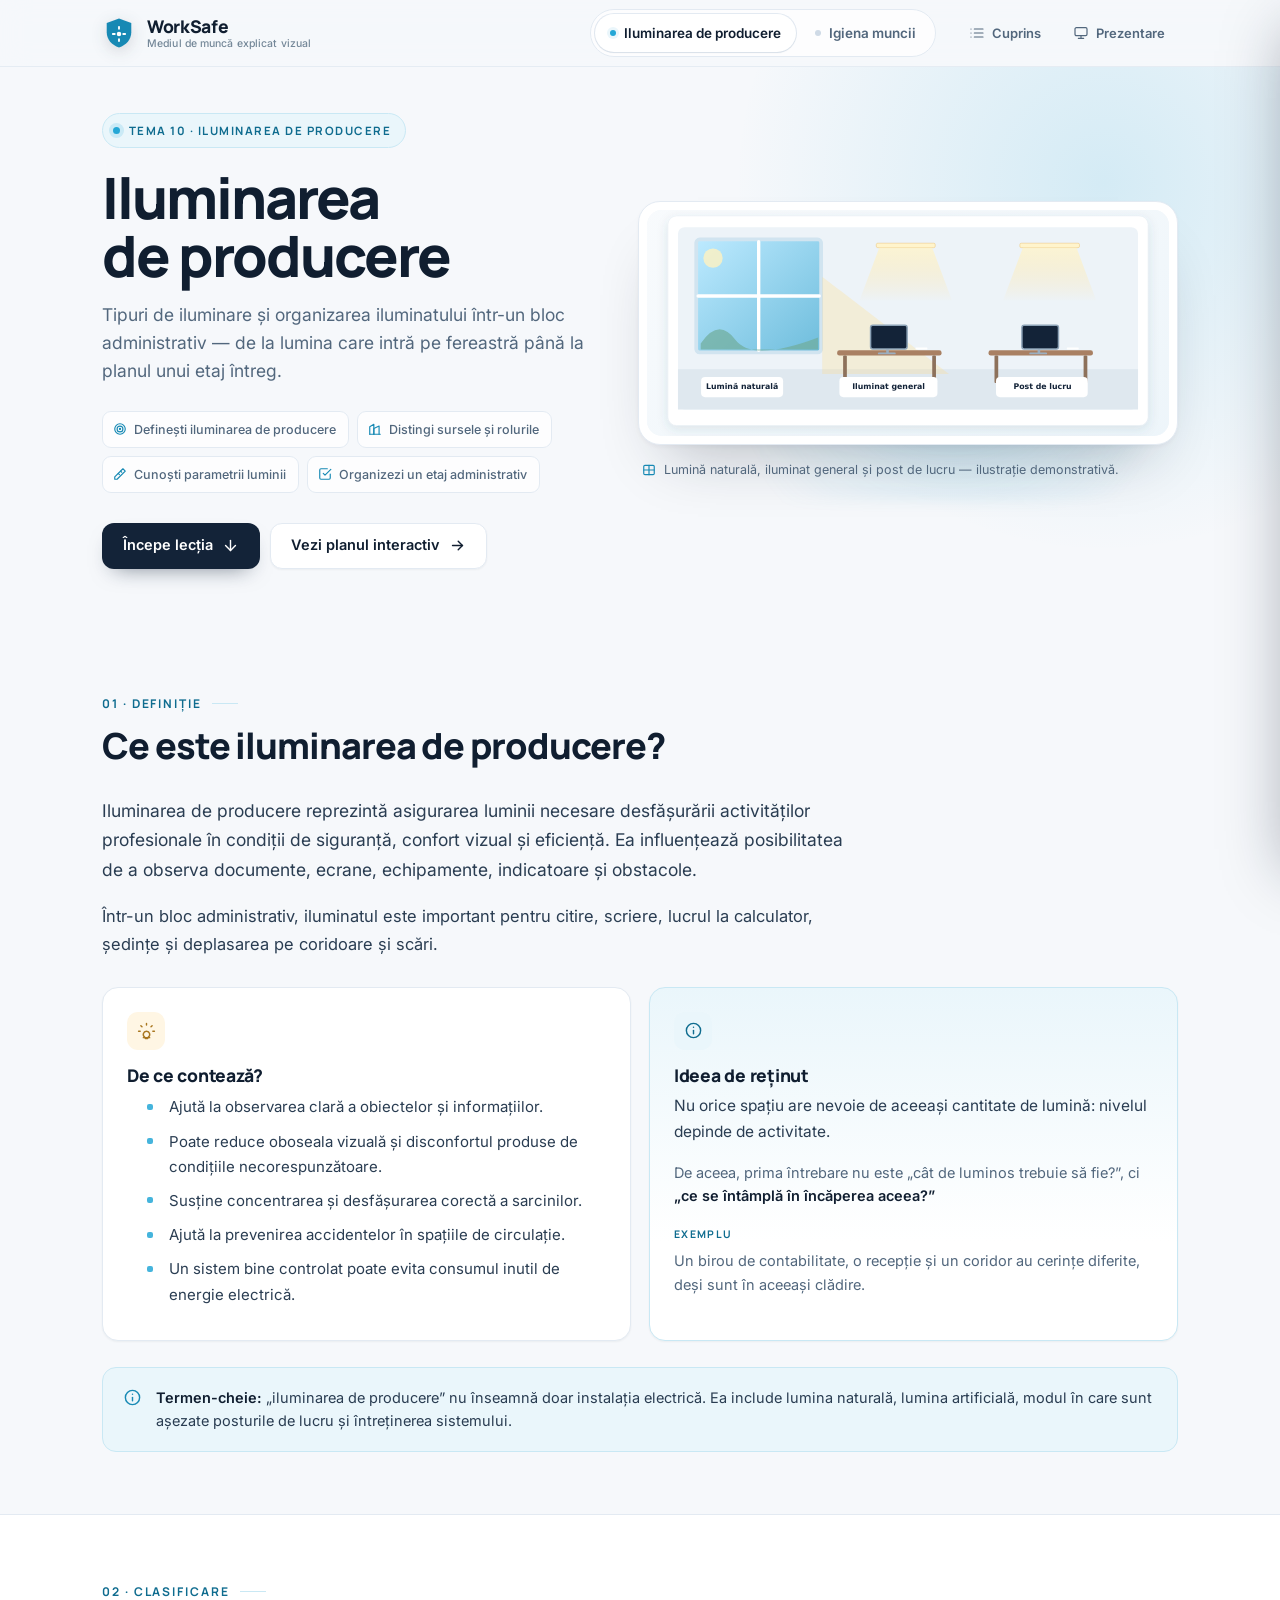
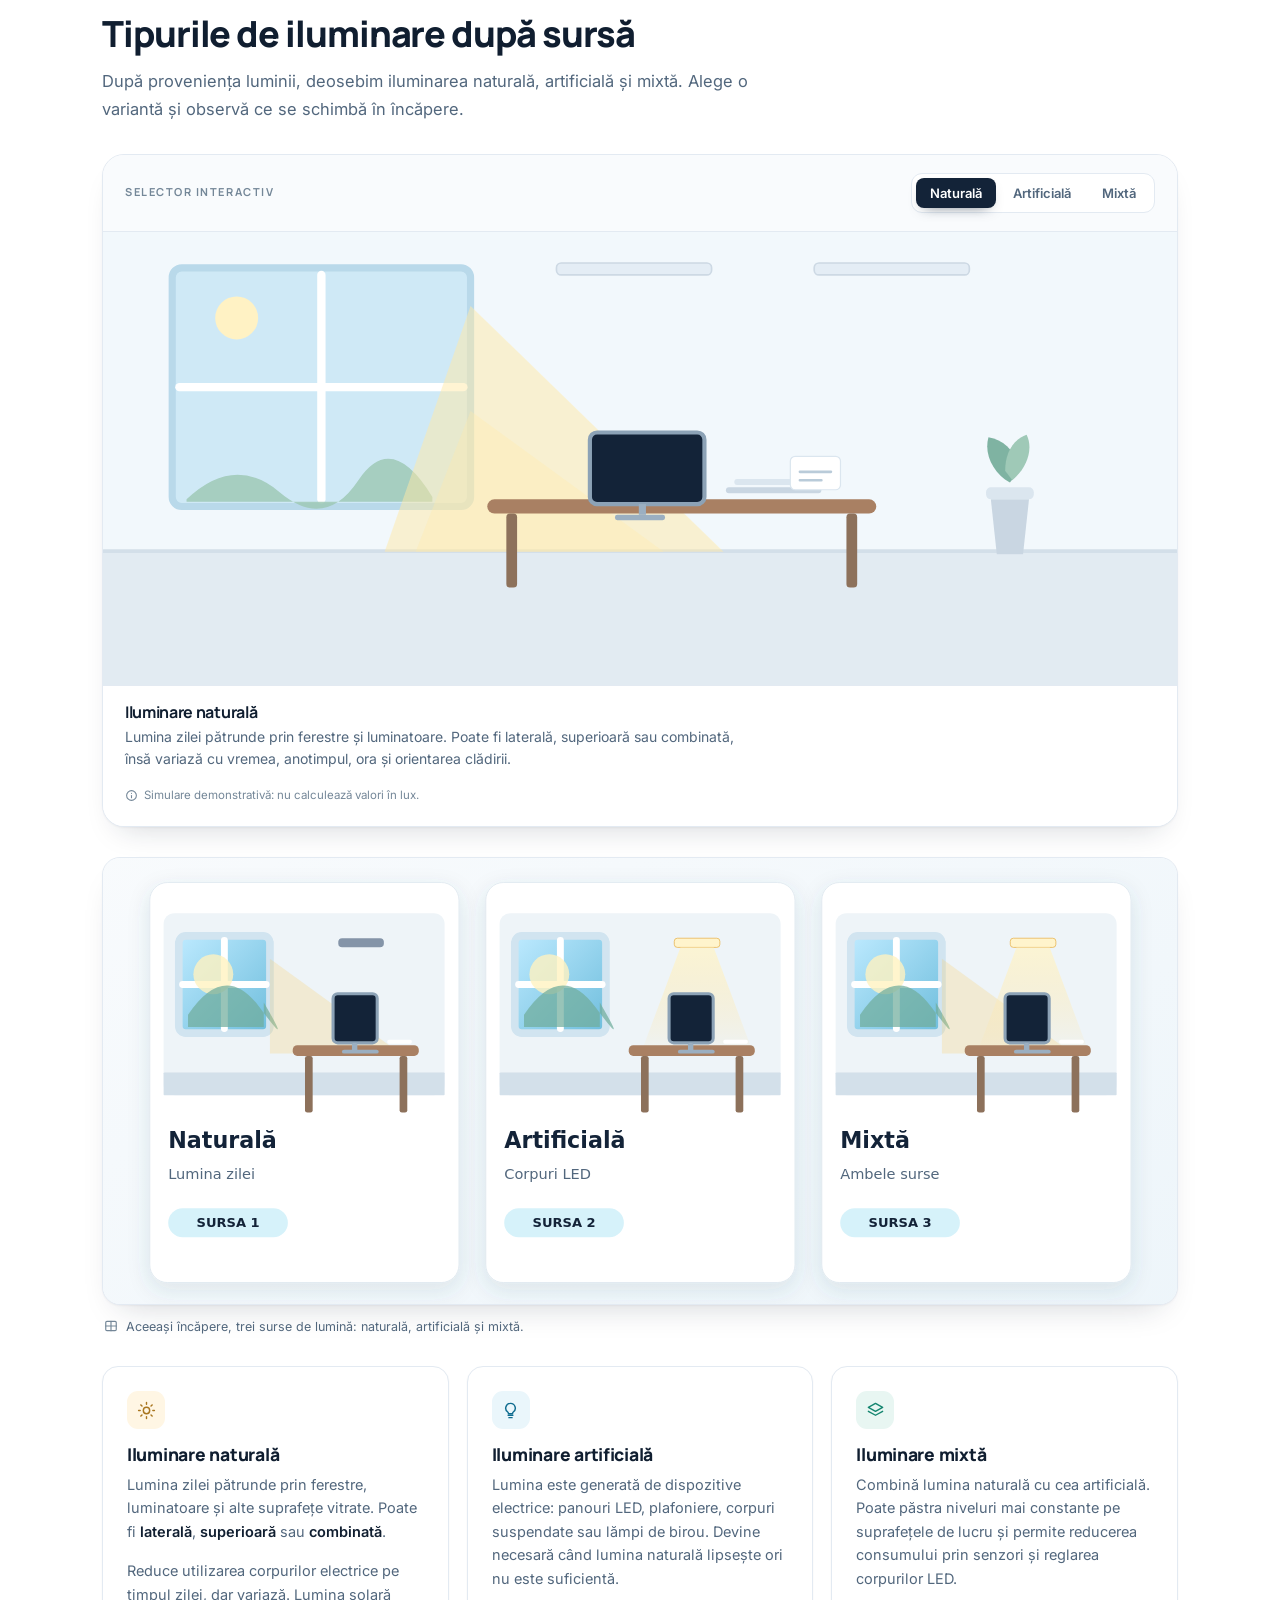
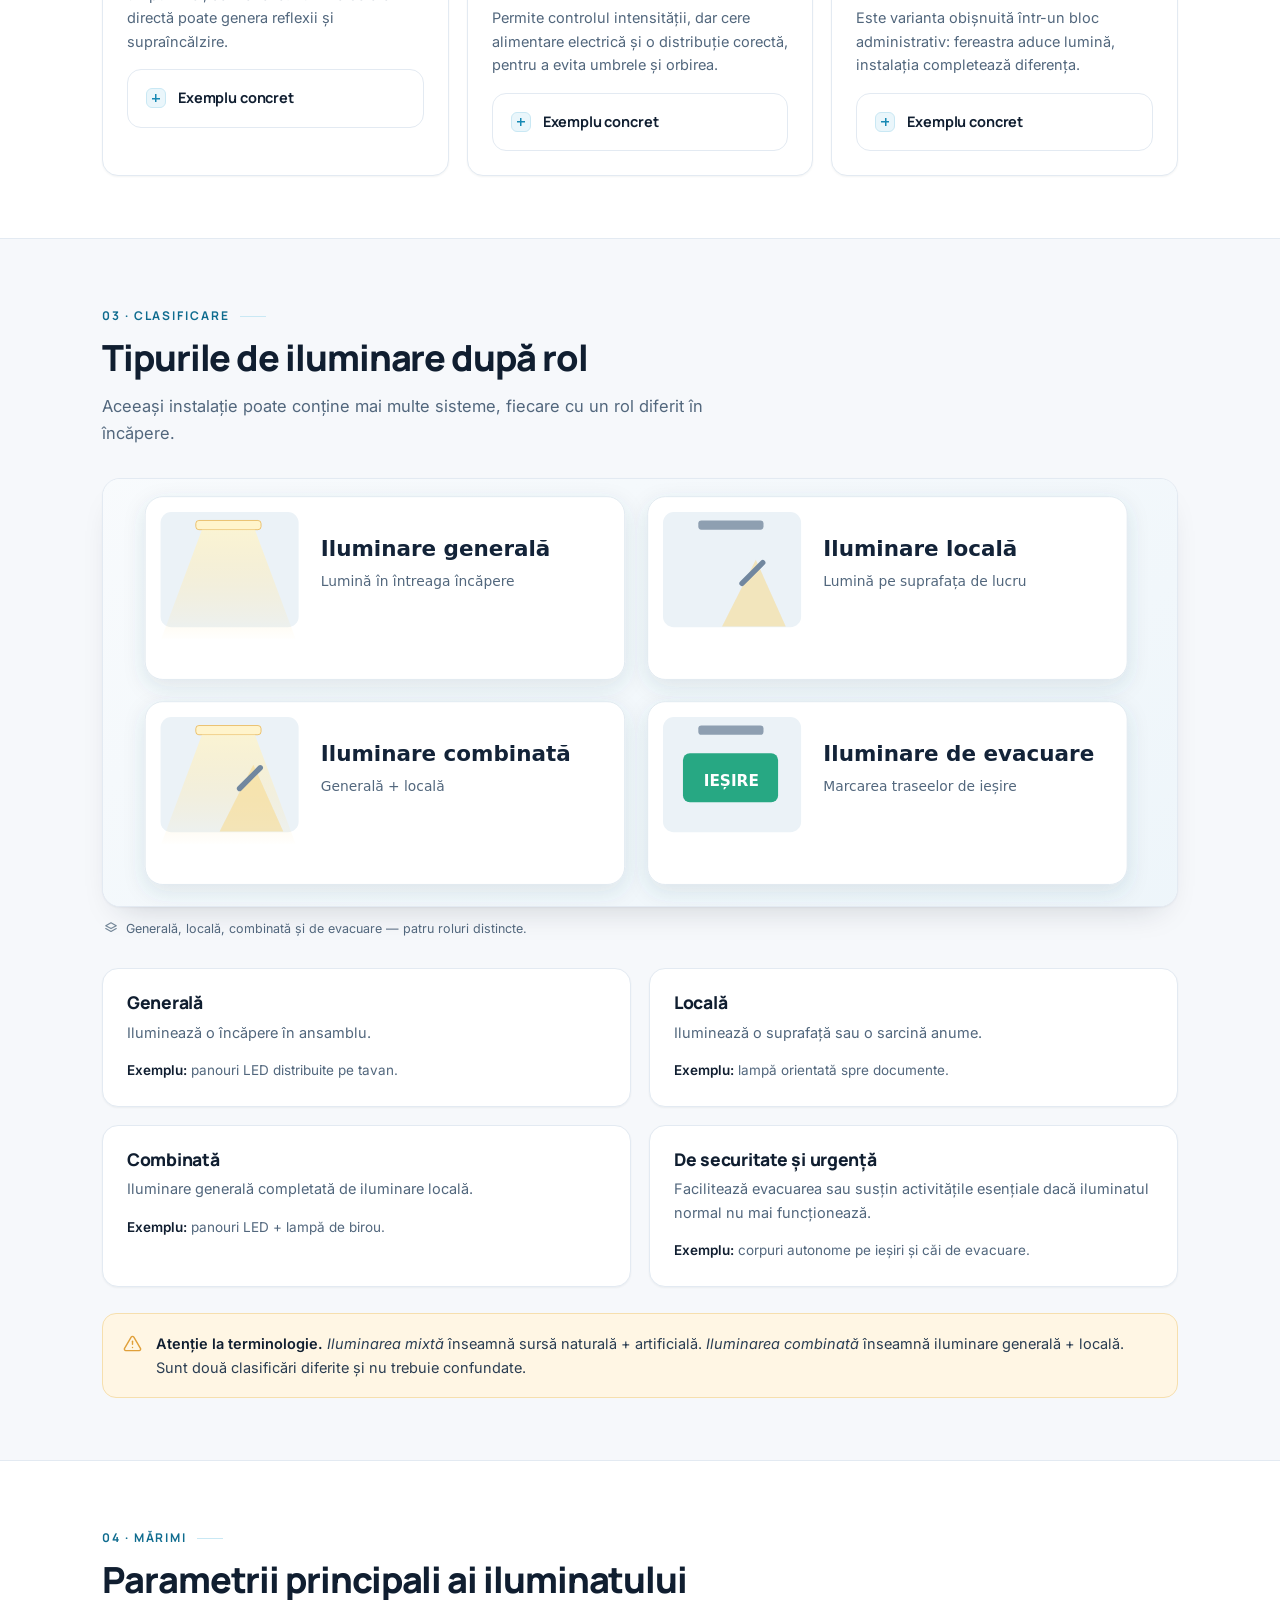
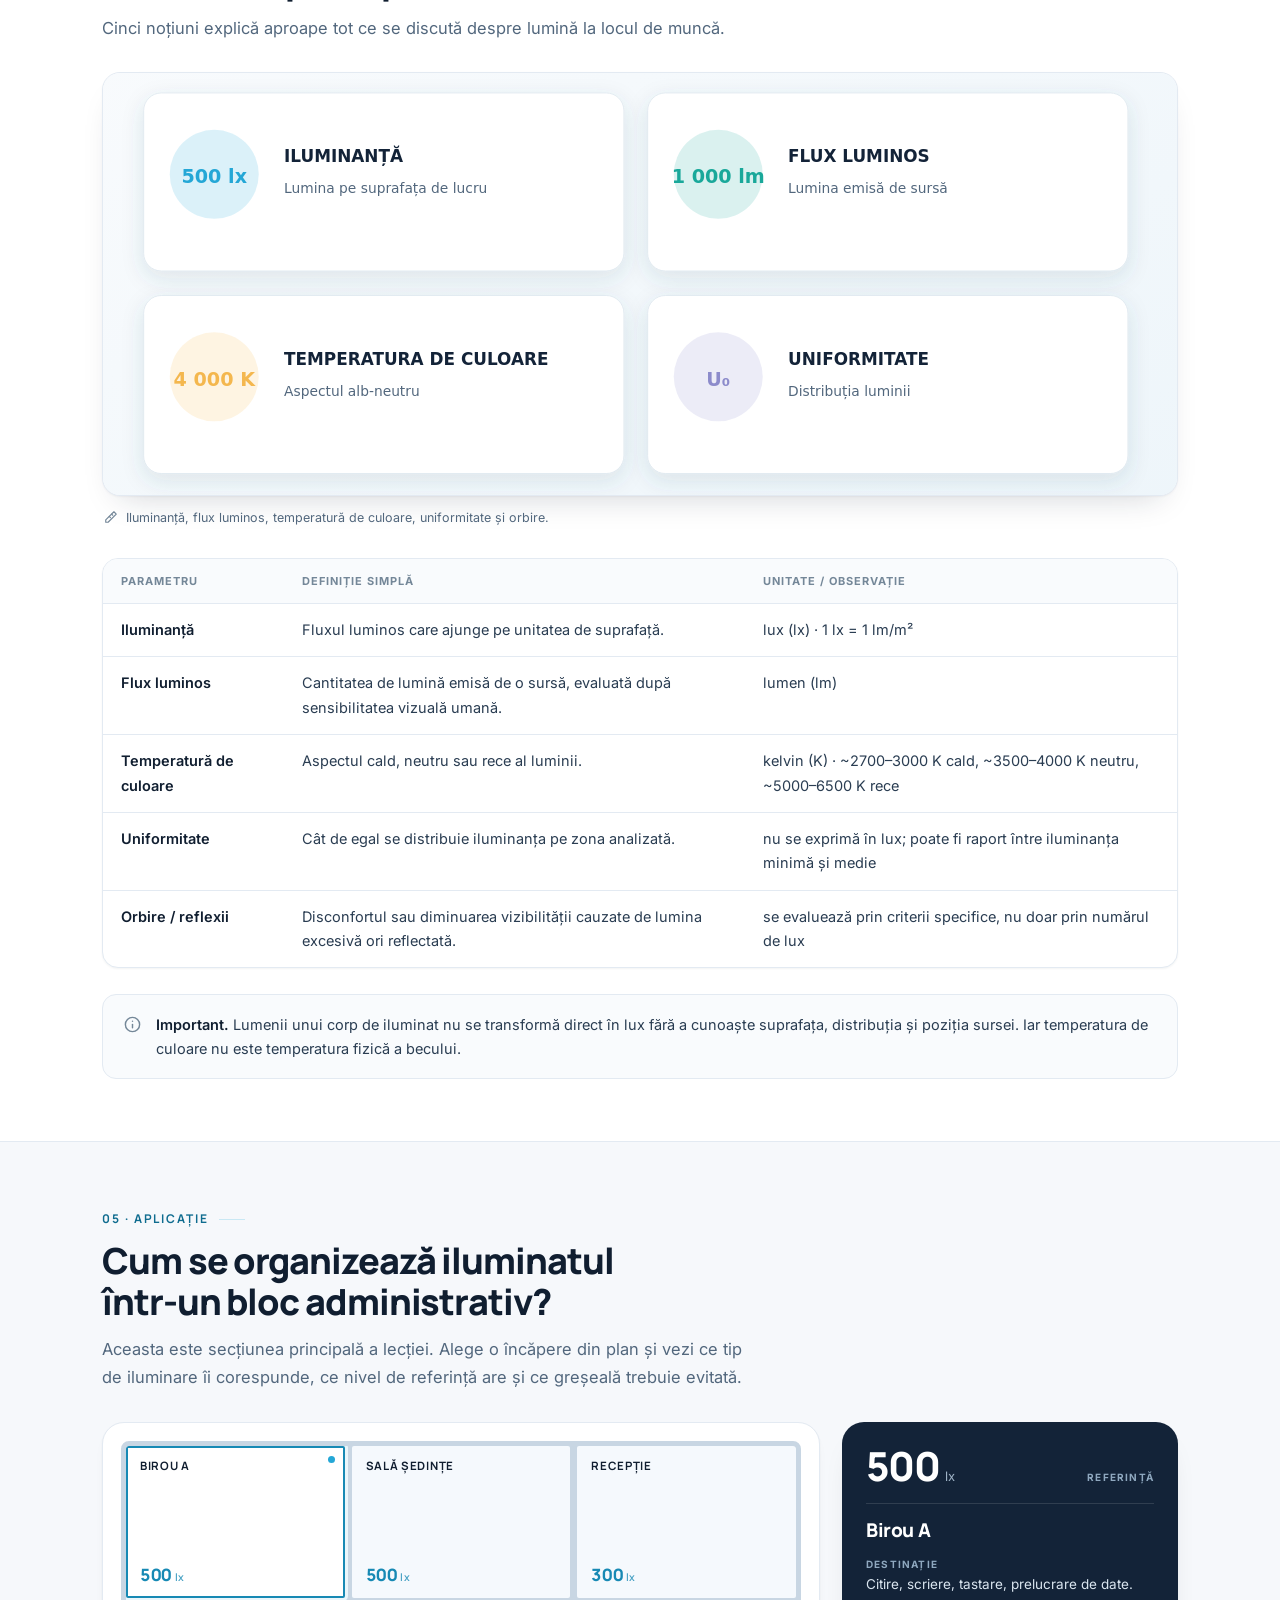
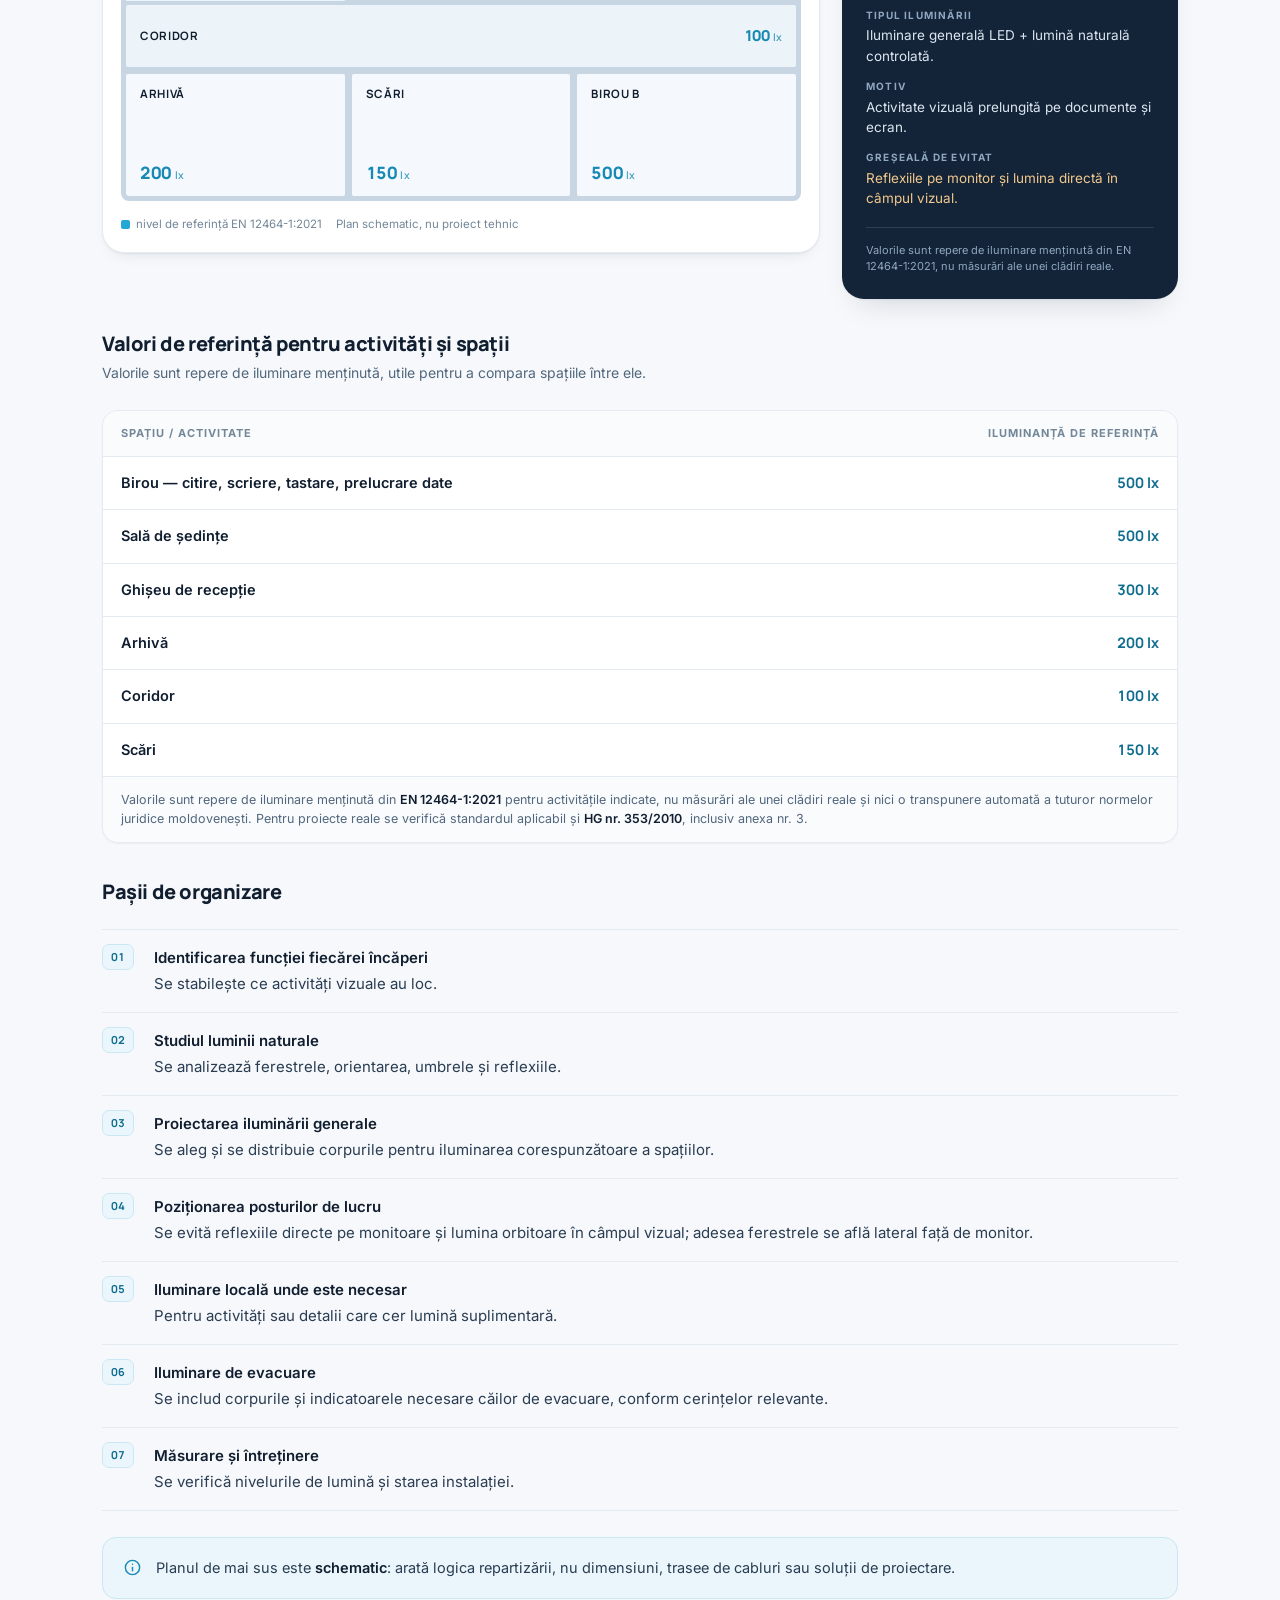
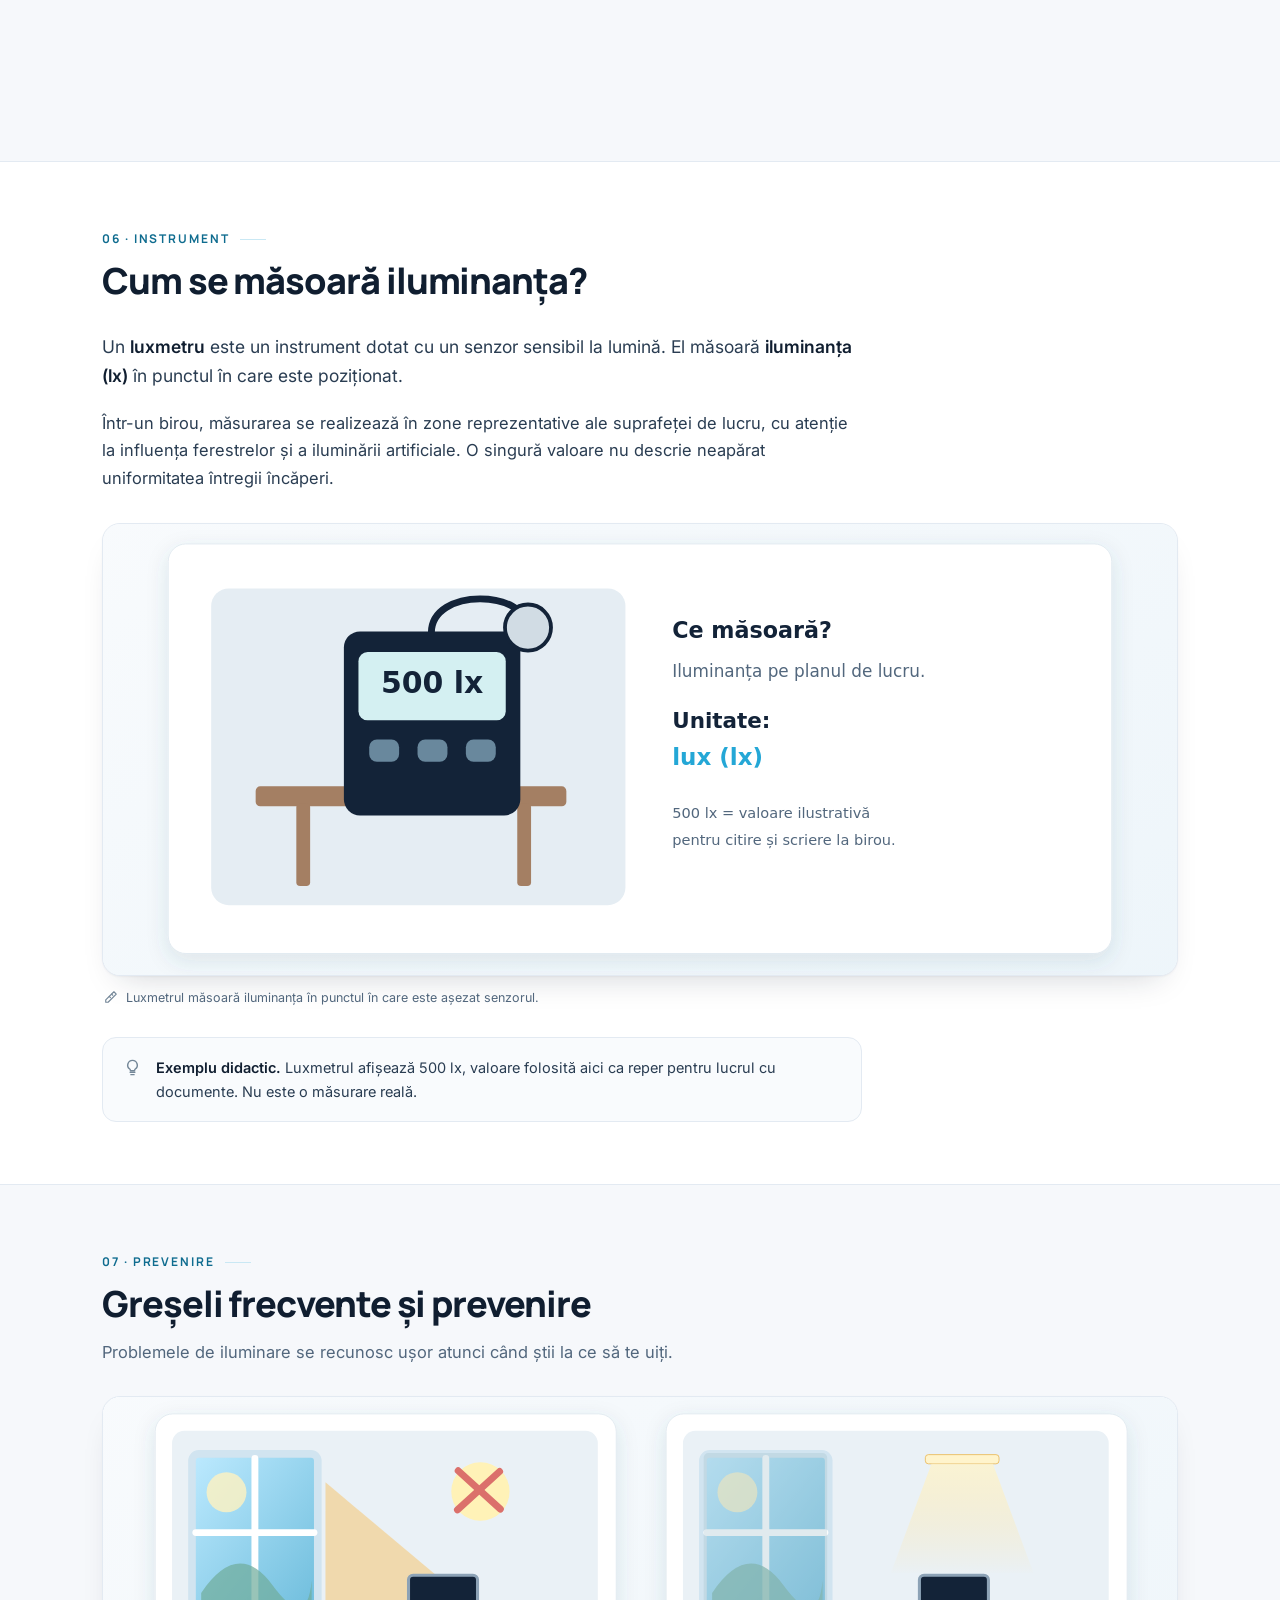
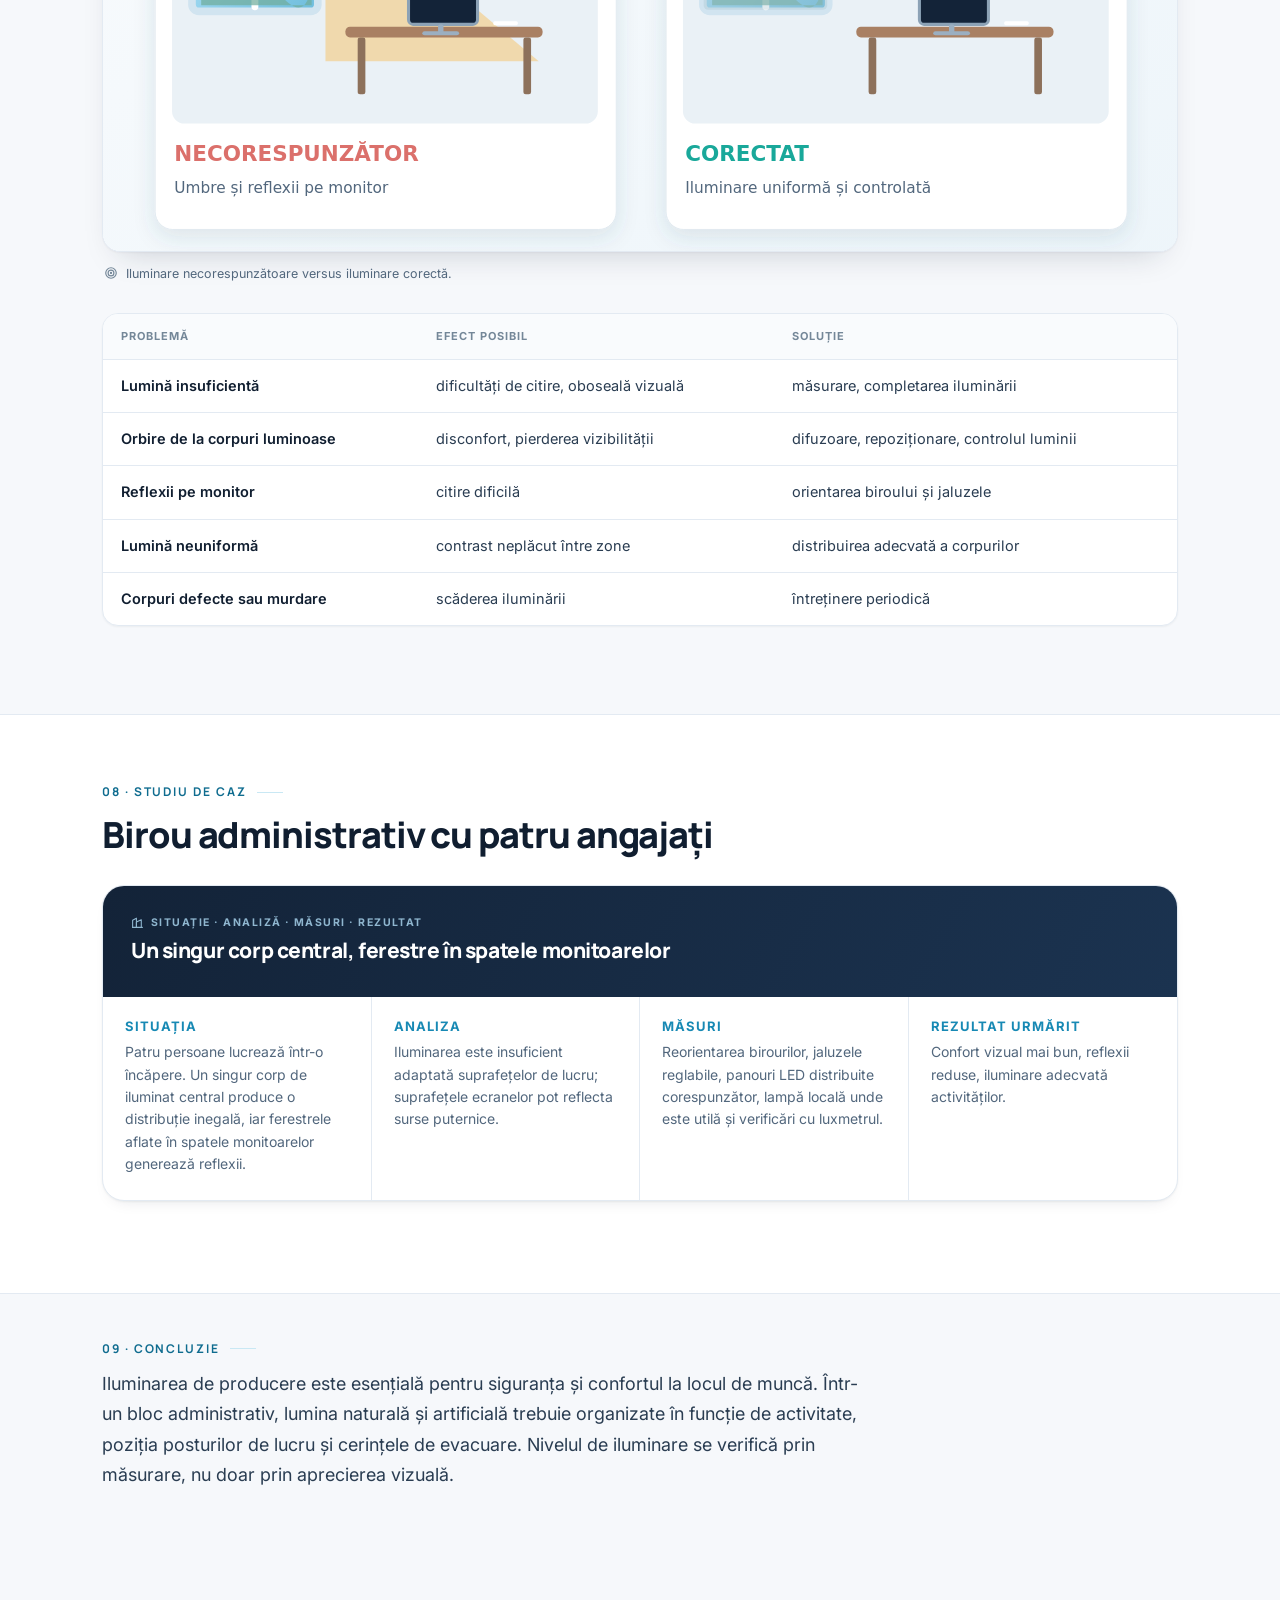
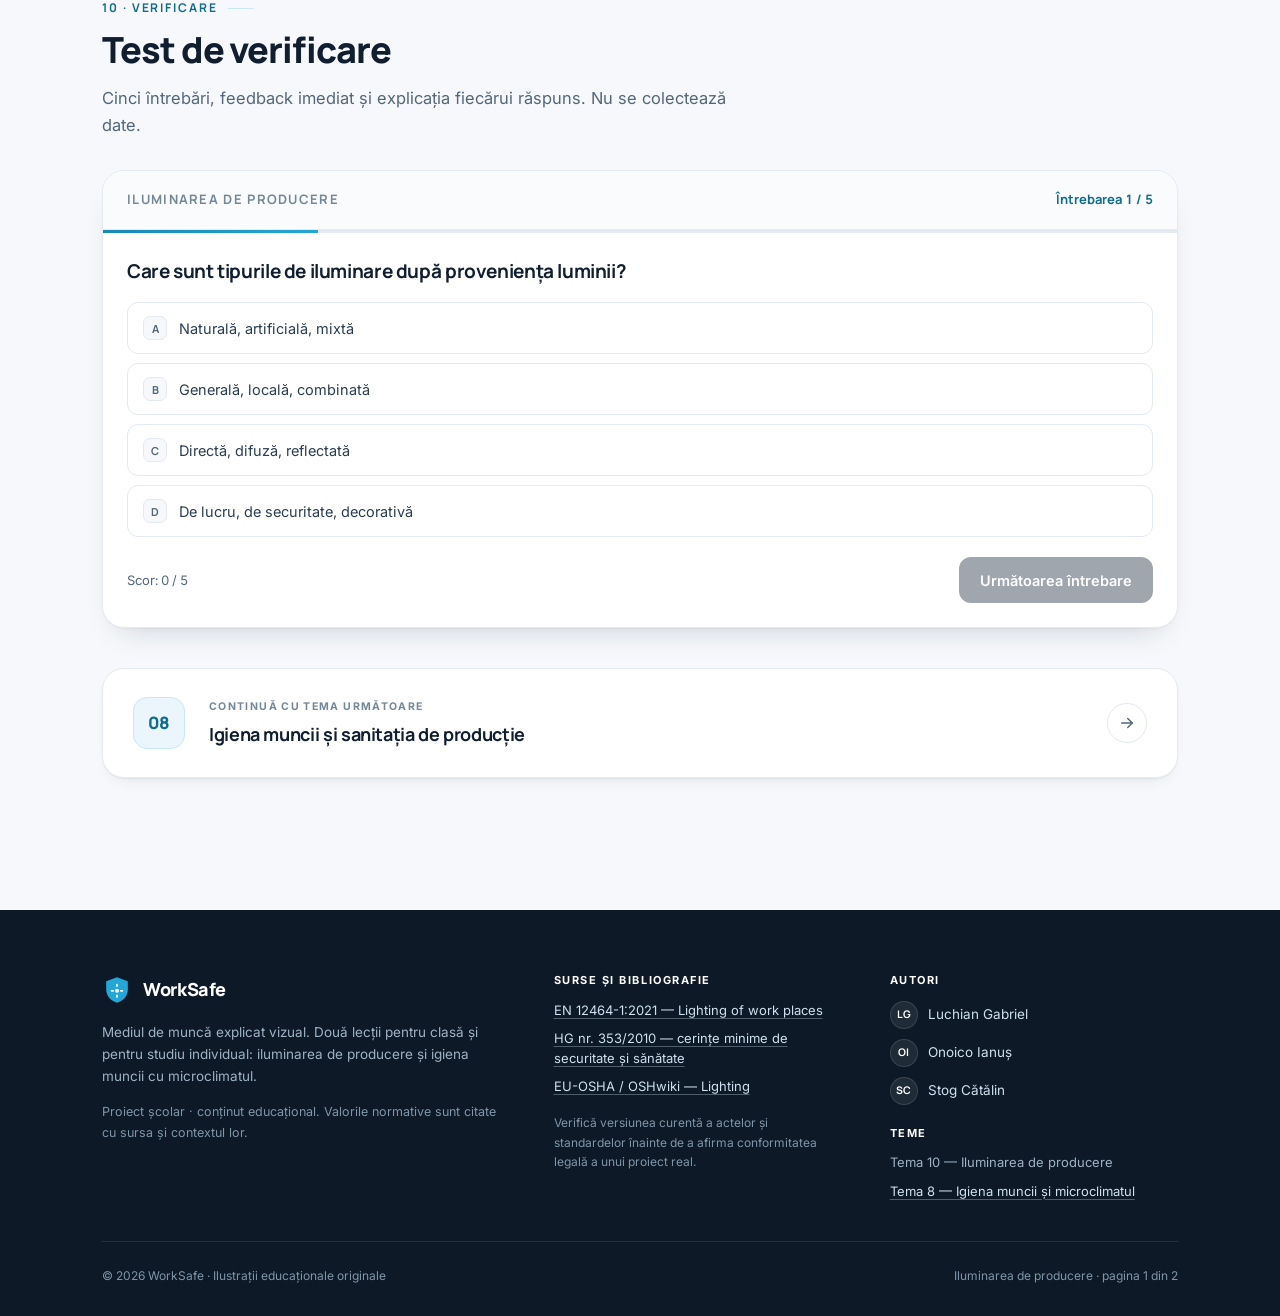
<file: index.html>
<!DOCTYPE html>
<html lang="ro">
<head>
<meta charset="utf-8">
<meta name="viewport" content="width=device-width, initial-scale=1">
<title>Iluminarea de producere — WorkSafe</title>
<meta name="description" content="Tema 10: tipuri de iluminare și organizarea iluminatului într-un bloc administrativ. Lecție vizuală cu plan interactiv, repere EN 12464-1 și test de verificare.">
<meta name="theme-color" content="#f6f8fb">
<link rel="icon" href="data:image/svg+xml,%3Csvg xmlns='http://www.w3.org/2000/svg' viewBox='0 0 36 36'%3E%3Cpath d='M18 2.6 31 7.4v9.9c0 7.6-5.2 13.6-13 16.1-7.8-2.5-13-8.5-13-16.1V7.4L18 2.6Z' fill='%231789b4'/%3E%3Ccircle cx='18' cy='19' r='2.4' fill='%23fff'/%3E%3Cpath d='M18 11.5v2M18 24.5v2M11.5 19h2M22.5 19h2' stroke='%23fff' stroke-width='2' stroke-linecap='round'/%3E%3C/svg%3E">
<link rel="preconnect" href="https://fonts.googleapis.com">
<link rel="preconnect" href="https://fonts.gstatic.com" crossorigin>
<link href="https://fonts.googleapis.com/css2?family=Manrope:wght@500;600;700;800&family=Inter:wght@400;500;600&display=swap" rel="stylesheet">
<link rel="stylesheet" href="assets/css/style.css">
</head>
<body data-theme="light" data-page="iluminare">

<a class="skip-link" href="#main">Sari la conținut</a>
<div class="progress" aria-hidden="true"><div class="progress__bar" id="progressBar"></div></div>

<header class="site-header">
  <div class="container header-inner">
    <a class="brand" href="index.html" aria-label="WorkSafe — începutul lecției">
      <svg class="brand__mark" viewBox="0 0 36 36" aria-hidden="true">
        <path d="M18 2.6 31 7.4v9.9c0 7.6-5.2 13.6-13 16.1-7.8-2.5-13-8.5-13-16.1V7.4L18 2.6Z" fill="#1789b4"/>
        <circle cx="18" cy="19" r="2.4" fill="#fff"/>
        <path d="M18 11.5v2M18 24.5v2M11.5 19h2M22.5 19h2" stroke="#fff" stroke-width="2" stroke-linecap="round"/>
      </svg>
      <span class="brand__text">
        <span class="brand__name">WorkSafe</span>
        <span class="brand__tag">Mediul de muncă explicat vizual</span>
      </span>
    </a>

    <nav class="tabs" aria-label="Lecții">
      <a class="tab" href="index.html" aria-current="page"><span class="tab__dot"></span>Iluminarea de producere</a>
      <a class="tab" href="microclimat.html"><span class="tab__dot"></span>Igiena muncii</a>
    </nav>

    <div class="header-tools">
      <button class="tool-btn" id="tocBtn" type="button" aria-expanded="false" aria-controls="toc" aria-label="Deschide cuprinsul lecției">
        <svg class="icon" viewBox="0 0 24 24" fill="none" stroke="currentColor" stroke-width="1.8" stroke-linecap="round" stroke-linejoin="round" aria-hidden="true"><path d="M8 6h13M8 12h13M8 18h13"/><path d="M3 6h.01M3 12h.01M3 18h.01"/></svg>
        <span>Cuprins</span>
      </button>
      <button class="tool-btn" id="presentBtn" type="button" aria-pressed="false" aria-label="Comută modul de prezentare">
        <svg class="icon" viewBox="0 0 24 24" fill="none" stroke="currentColor" stroke-width="1.8" stroke-linecap="round" stroke-linejoin="round" aria-hidden="true"><rect x="3" y="4" width="18" height="12" rx="2"/><path d="M12 16v4M8 20h8"/></svg>
        <span>Prezentare</span>
      </button>
    </div>
  </div>
</header>

<main id="main">

  <!-- ================= HERO ================= -->
  <section class="hero">
    <div class="container hero__grid">
      <div class="hero__text">
        <span class="kicker"><span class="kicker__dot"></span>Tema 10 · Iluminarea de producere</span>
        <h1>Iluminarea de producere</h1>
        <p class="hero__sub">Tipuri de iluminare și organizarea iluminatului într-un bloc administrativ — de la lumina care intră pe fereastră până la planul unui etaj întreg.</p>

        <ul class="chips" aria-label="Ce vei găsi în lecție">
          <li class="chip"><svg viewBox="0 0 24 24" fill="none" stroke="currentColor" stroke-width="2" stroke-linecap="round" stroke-linejoin="round" aria-hidden="true"><circle cx="12" cy="12" r="9"/><circle cx="12" cy="12" r="5"/><circle cx="12" cy="12" r="1"/></svg>Definești iluminarea de producere</li>
          <li class="chip"><svg viewBox="0 0 24 24" fill="none" stroke="currentColor" stroke-width="2" stroke-linecap="round" stroke-linejoin="round" aria-hidden="true"><path d="M3 21V8l7-4v17"/><path d="M10 21V11l9-4v14"/><path d="M3 21h18"/></svg>Distingi sursele și rolurile</li>
          <li class="chip"><svg viewBox="0 0 24 24" fill="none" stroke="currentColor" stroke-width="2" stroke-linecap="round" stroke-linejoin="round" aria-hidden="true"><path d="m3 17 14-14 4 4L7 21H3v-4Z"/><path d="m9 11 2 2"/><path d="m13 7 2 2"/></svg>Cunoști parametrii luminii</li>
          <li class="chip"><svg viewBox="0 0 24 24" fill="none" stroke="currentColor" stroke-width="2" stroke-linecap="round" stroke-linejoin="round" aria-hidden="true"><path d="m9 11 3 3L22 4"/><path d="M21 12v7a2 2 0 0 1-2 2H5a2 2 0 0 1-2-2V5a2 2 0 0 1 2-2h11"/></svg>Organizezi un etaj administrativ</li>
        </ul>

        <div class="hero__actions">
          <a class="btn btn--primary" href="#ce-este">
            Începe lecția
            <svg viewBox="0 0 24 24" fill="none" stroke="currentColor" stroke-width="2" stroke-linecap="round" stroke-linejoin="round" aria-hidden="true"><path d="M12 19V5"/><path d="m5 12 7 7 7-7"/></svg>
          </a>
          <a class="btn btn--ghost" href="#organizare">
            Vezi planul interactiv
            <svg viewBox="0 0 24 24" fill="none" stroke="currentColor" stroke-width="2" stroke-linecap="round" stroke-linejoin="round" aria-hidden="true"><path d="M5 12h14"/><path d="m13 6 6 6-6 6"/></svg>
          </a>
        </div>
      </div>

      <div class="hero__media">
        <div class="plate">
          <img src="assets/svg/01-iluminare-hero.svg" alt="Birou administrativ cu fereastră mare, două posturi de lucru și corpuri de iluminat general pe tavan." width="1400" height="606">
        </div>
        <p class="hero__caption">
          <svg viewBox="0 0 24 24" fill="none" stroke="currentColor" stroke-width="2" stroke-linecap="round" stroke-linejoin="round" aria-hidden="true"><rect x="3" y="4" width="18" height="16" rx="2"/><path d="M12 4v16M3 12h18"/></svg>
          Lumină naturală, iluminat general și post de lucru — ilustrație demonstrativă.
        </p>
      </div>
    </div>
  </section>

  <!-- ================= 01 ================= -->
  <section class="section" id="ce-este" data-nav="Ce este iluminarea de producere">
    <div class="container">
      <div class="section__head reveal">
        <div class="section__num">01 · Definiție</div>
        <h2>Ce este iluminarea de producere?</h2>
      </div>

      <div class="prose reveal">
        <p>Iluminarea de producere reprezintă asigurarea luminii necesare desfășurării activităților profesionale în condiții de siguranță, confort vizual și eficiență. Ea influențează posibilitatea de a observa documente, ecrane, echipamente, indicatoare și obstacole.</p>
        <p>Într-un bloc administrativ, iluminatul este important pentru citire, scriere, lucrul la calculator, ședințe și deplasarea pe coridoare și scări.</p>
      </div>

      <div class="grid grid--2" style="margin-top: 28px">
        <div class="card reveal">
          <div class="card__icon card__icon--warm">
            <svg viewBox="0 0 24 24" fill="none" stroke="currentColor" stroke-width="1.8" stroke-linecap="round" stroke-linejoin="round" aria-hidden="true"><path d="M12 3v2M4.9 5.9l1.4 1.4M2 13h2M20 13h2M17.7 7.3l1.4-1.4"/><path d="M8 21h8"/><path d="M12 13a4 4 0 0 0-2.3 7.3c.5.4.8 1 .8 1.7h3c0-.7.3-1.3.8-1.7A4 4 0 0 0 12 13Z"/></svg>
          </div>
          <h3>De ce contează?</h3>
          <ul class="list-clean">
            <li>Ajută la observarea clară a obiectelor și informațiilor.</li>
            <li>Poate reduce oboseala vizuală și disconfortul produse de condițiile necorespunzătoare.</li>
            <li>Susține concentrarea și desfășurarea corectă a sarcinilor.</li>
            <li>Ajută la prevenirea accidentelor în spațiile de circulație.</li>
            <li>Un sistem bine controlat poate evita consumul inutil de energie electrică.</li>
          </ul>
        </div>

        <div class="card card--accent reveal">
          <div class="card__icon">
            <svg viewBox="0 0 24 24" fill="none" stroke="currentColor" stroke-width="1.8" stroke-linecap="round" stroke-linejoin="round" aria-hidden="true"><circle cx="12" cy="12" r="9"/><path d="M12 16v-4"/><path d="M12 8h.01"/></svg>
          </div>
          <h3>Ideea de reținut</h3>
          <p style="font-size:15.5px; color:var(--ink-soft)">Nu orice spațiu are nevoie de aceeași cantitate de lumină: nivelul depinde de activitate.</p>
          <p style="margin-top:14px">De aceea, prima întrebare nu este „cât de luminos trebuie să fie?”, ci <strong>„ce se întâmplă în încăperea aceea?”</strong></p>
          <div class="card__eyebrow" style="margin-top:18px; margin-bottom:6px">Exemplu</div>
          <p>Un birou de contabilitate, o recepție și un coridor au cerințe diferite, deși sunt în aceeași clădire.</p>
        </div>
      </div>

      <p class="note reveal">
        <svg viewBox="0 0 24 24" fill="none" stroke="currentColor" stroke-width="1.8" stroke-linecap="round" stroke-linejoin="round" aria-hidden="true"><circle cx="12" cy="12" r="9"/><path d="M12 16v-4"/><path d="M12 8h.01"/></svg>
        <span><strong>Termen-cheie:</strong> „iluminarea de producere” nu înseamnă doar instalația electrică. Ea include lumina naturală, lumina artificială, modul în care sunt așezate posturile de lucru și întreținerea sistemului.</span>
      </p>
    </div>
  </section>

  <!-- ================= 02 ================= -->
  <section class="section section--band" id="tipuri-sursa" data-nav="Tipurile de iluminare după sursă">
    <div class="container">
      <div class="section__head reveal">
        <div class="section__num">02 · Clasificare</div>
        <h2>Tipurile de iluminare după sursă</h2>
        <p class="section__lede">După proveniența luminii, deosebim iluminarea naturală, artificială și mixtă. Alege o variantă și observă ce se schimbă în încăpere.</p>
      </div>

      <div class="demo reveal" id="lightingDemo">
        <div class="demo__head">
          <span class="demo__label">Selector interactiv</span>
          <div class="segmented" role="group" aria-label="Alege tipul de iluminare">
            <button type="button" data-mode="natural" aria-pressed="true">Naturală</button>
            <button type="button" data-mode="artificial" aria-pressed="false">Artificială</button>
            <button type="button" data-mode="mixt" aria-pressed="false">Mixtă</button>
          </div>
        </div>

        <div class="scene" id="lightScene" data-mode="natural">
          <svg viewBox="0 0 900 380" role="img" aria-label="Schema unei încăperi de birou cu fereastră, două corpuri de iluminat pe tavan și un post de lucru.">
            <rect width="900" height="380" fill="#f2f8fc"/>
            <rect y="266" width="900" height="114" fill="#e2ebf2"/>
            <rect y="266" width="900" height="3" fill="#d3dfe9"/>

            <!-- fereastra -->
            <g class="scene__window">
              <rect x="58" y="30" width="250" height="200" rx="8" fill="#cfe9f6" stroke="#b9d9ea" stroke-width="6"/>
              <line x1="183" y1="36" x2="183" y2="224" stroke="#fff" stroke-width="7" stroke-linecap="round"/>
              <line x1="64" y1="130" x2="302" y2="130" stroke="#fff" stroke-width="7" stroke-linecap="round"/>
              <path d="M70 224q40-38 78-6t66-10 62 14v4H70z" fill="#9fc9b7" opacity=".85"/>
            </g>

            <!-- lumina naturala -->
            <g class="scene__sun">
              <circle cx="112" cy="72" r="18" fill="#fff2c4"/>
              <path class="scene__rays" d="M308 62 520 268H236Z" fill="#ffe9a8" opacity=".5"/>
              <path class="scene__rays" d="M308 150 470 268H262Z" fill="#ffe9a8" opacity=".32"/>
            </g>

            <!-- iluminat general -->
            <g class="scene__led">
              <rect class="scene__panel" x="380" y="26" width="130" height="10" rx="4" fill="#fff6d6" stroke="#e2b45f" stroke-width="1.4"/>
              <path class="scene__cone" d="M386 36 340 250h210L504 36Z" fill="#ffe9a8" opacity=".5"/>
              <rect class="scene__panel" x="596" y="26" width="130" height="10" rx="4" fill="#fff6d6" stroke="#e2b45f" stroke-width="1.4"/>
              <path class="scene__cone" d="M602 36 556 250h210L720 36Z" fill="#ffe9a8" opacity=".5"/>
            </g>

            <!-- birou -->
            <rect x="322" y="224" width="326" height="12" rx="6" fill="#a98063"/>
            <rect x="338" y="236" width="9" height="62" rx="3" fill="#8d715b"/>
            <rect x="623" y="236" width="9" height="62" rx="3" fill="#8d715b"/>
            <rect x="408" y="168" width="96" height="60" rx="6" fill="#132338" stroke="#8ca2b6" stroke-width="3.5"/>
            <rect x="449" y="228" width="6" height="9" fill="#9bafc1"/>
            <rect x="429" y="237" width="42" height="4.5" rx="2" fill="#9bafc1"/>
            <rect x="522" y="214" width="80" height="5" rx="2.5" fill="#c9d6e2"/>
            <rect x="529" y="207" width="66" height="5" rx="2.5" fill="#dbe6ef"/>
            <rect x="576" y="188" width="42" height="28" rx="4" fill="#fff" stroke="#dbe6ef"/>
            <path d="M584 201h26M584 208h18" stroke="#b9cbd9" stroke-width="2.2" stroke-linecap="round"/>

            <!-- planta -->
            <path d="M760 210c-14-8-22-24-18-38 14 2 24 14 26 28" fill="#7fb3a2"/>
            <path d="M762 208c12-10 18-26 12-38-12 4-18 16-18 30" fill="#9fc9b7"/>
            <path d="M744 224h32l-5 46h-22z" fill="#c9d6e2"/>
            <rect x="740" y="214" width="40" height="10" rx="4" fill="#dbe6ef"/>
          </svg>
        </div>

        <div class="demo__foot">
          <h3 class="demo__title" id="lightTitle">Iluminare naturală</h3>
          <p class="demo__text" id="lightText">Lumina zilei pătrunde prin ferestre și luminatoare. Poate fi laterală, superioară sau combinată, însă variază cu vremea, anotimpul, ora și orientarea clădirii.</p>
          <p class="demo__hint">
            <svg viewBox="0 0 24 24" fill="none" stroke="currentColor" stroke-width="2" stroke-linecap="round" stroke-linejoin="round" aria-hidden="true"><circle cx="12" cy="12" r="9"/><path d="M12 16v-4"/><path d="M12 8h.01"/></svg>
            Simulare demonstrativă: nu calculează valori în lux.
          </p>
        </div>
      </div>

      <figure class="figure reveal">
        <img src="assets/svg/02-tipuri-iluminare.svg" alt="Trei încăperi identice: cu lumină naturală de la fereastră, cu iluminat artificial de la corpurile LED și cu ambele surse simultan." width="1400" height="582" loading="lazy">
        <figcaption>
          <svg viewBox="0 0 24 24" fill="none" stroke="currentColor" stroke-width="2" stroke-linecap="round" stroke-linejoin="round" aria-hidden="true"><rect x="3" y="4" width="18" height="16" rx="2"/><path d="M12 4v16M3 12h18"/></svg>
          Aceeași încăpere, trei surse de lumină: naturală, artificială și mixtă.
        </figcaption>
      </figure>

      <div class="grid grid--3" style="margin-top: 30px">
        <div class="card reveal">
          <div class="card__icon card__icon--warm">
            <svg viewBox="0 0 24 24" fill="none" stroke="currentColor" stroke-width="1.8" stroke-linecap="round" stroke-linejoin="round" aria-hidden="true"><circle cx="12" cy="12" r="4"/><path d="M12 2v2M12 20v2M4.9 4.9l1.4 1.4M17.7 17.7l1.4 1.4M2 12h2M20 12h2M4.9 19.1l1.4-1.4M17.7 6.3l1.4-1.4"/></svg>
          </div>
          <h3>Iluminare naturală</h3>
          <p>Lumina zilei pătrunde prin ferestre, luminatoare și alte suprafețe vitrate. Poate fi <strong>laterală</strong>, <strong>superioară</strong> sau <strong>combinată</strong>.</p>
          <p style="margin-top:12px">Reduce utilizarea corpurilor electrice pe timpul zilei, dar variază. Lumina solară directă poate genera reflexii și supraîncălzire.</p>
          <details class="acc" style="margin-bottom:0">
            <summary>Exemplu concret</summary>
            <div class="acc__body">Un birou aflat lângă fereastră beneficiază de lumina zilei, iar jaluzelele reglează pătrunderea luminii directe.</div>
          </details>
        </div>

        <div class="card reveal">
          <div class="card__icon">
            <svg viewBox="0 0 24 24" fill="none" stroke="currentColor" stroke-width="1.8" stroke-linecap="round" stroke-linejoin="round" aria-hidden="true"><path d="M12 3a6 6 0 0 0-3.5 10.9c.6.5.9 1.2.9 1.9V16h5.2v-.2c0-.7.3-1.4.9-1.9A6 6 0 0 0 12 3Z"/><path d="M9 18h6M10 21h4"/></svg>
          </div>
          <h3>Iluminare artificială</h3>
          <p>Lumina este generată de dispozitive electrice: panouri LED, plafoniere, corpuri suspendate sau lămpi de birou. Devine necesară când lumina naturală lipsește ori nu este suficientă.</p>
          <p style="margin-top:12px">Permite controlul intensității, dar cere alimentare electrică și o distribuție corectă, pentru a evita umbrele și orbirea.</p>
          <details class="acc" style="margin-bottom:0">
            <summary>Exemplu concret</summary>
            <div class="acc__body">Într-o sală de ședințe fără ferestre, panourile LED asigură vizibilitatea documentelor.</div>
          </details>
        </div>

        <div class="card reveal">
          <div class="card__icon card__icon--ok">
            <svg viewBox="0 0 24 24" fill="none" stroke="currentColor" stroke-width="1.8" stroke-linecap="round" stroke-linejoin="round" aria-hidden="true"><path d="m12 3 9 5-9 5-9-5 9-5Z"/><path d="m3 13 9 5 9-5"/></svg>
          </div>
          <h3>Iluminare mixtă</h3>
          <p>Combină lumina naturală cu cea artificială. Poate păstra niveluri mai constante pe suprafețele de lucru și permite reducerea consumului prin senzori și reglarea corpurilor LED.</p>
          <p style="margin-top:12px">Este varianta obișnuită într-un bloc administrativ: fereastra aduce lumină, instalația completează diferența.</p>
          <details class="acc" style="margin-bottom:0">
            <summary>Exemplu concret</summary>
            <div class="acc__body">Dimineața, sistemul LED luminează doar zona în care lumina zilei este insuficientă.</div>
          </details>
        </div>
      </div>
    </div>
  </section>

  <!-- ================= 03 ================= -->
  <section class="section" id="tipuri-rol" data-nav="Tipurile de iluminare după rol">
    <div class="container">
      <div class="section__head reveal">
        <div class="section__num">03 · Clasificare</div>
        <h2>Tipurile de iluminare după rol</h2>
        <p class="section__lede">Aceeași instalație poate conține mai multe sisteme, fiecare cu un rol diferit în încăpere.</p>
      </div>

      <figure class="figure reveal">
        <img src="assets/svg/03-sisteme-iluminat.svg" alt="Patru carduri: iluminare generală, iluminare locală, iluminare combinată și iluminare de evacuare, fiecare cu o schemă simplă." width="1400" height="556" loading="lazy">
        <figcaption>
          <svg viewBox="0 0 24 24" fill="none" stroke="currentColor" stroke-width="2" stroke-linecap="round" stroke-linejoin="round" aria-hidden="true"><path d="m12 3 9 5-9 5-9-5 9-5Z"/><path d="m3 13 9 5 9-5"/></svg>
          Generală, locală, combinată și de evacuare — patru roluri distincte.
        </figcaption>
      </figure>

      <div class="grid grid--2" style="margin-top: 26px">
        <div class="card reveal">
          <h3>Generală</h3>
          <p>Iluminează o încăpere în ansamblu.</p>
          <p style="margin-top:10px; font-size:13.5px"><strong>Exemplu:</strong> panouri LED distribuite pe tavan.</p>
        </div>
        <div class="card reveal">
          <h3>Locală</h3>
          <p>Iluminează o suprafață sau o sarcină anume.</p>
          <p style="margin-top:10px; font-size:13.5px"><strong>Exemplu:</strong> lampă orientată spre documente.</p>
        </div>
        <div class="card reveal">
          <h3>Combinată</h3>
          <p>Iluminare generală completată de iluminare locală.</p>
          <p style="margin-top:10px; font-size:13.5px"><strong>Exemplu:</strong> panouri LED + lampă de birou.</p>
        </div>
        <div class="card reveal">
          <h3>De securitate și urgență</h3>
          <p>Facilitează evacuarea sau susțin activitățile esențiale dacă iluminatul normal nu mai funcționează.</p>
          <p style="margin-top:10px; font-size:13.5px"><strong>Exemplu:</strong> corpuri autonome pe ieșiri și căi de evacuare.</p>
        </div>
      </div>

      <p class="note note--warm reveal">
        <svg viewBox="0 0 24 24" fill="none" stroke="currentColor" stroke-width="1.8" stroke-linecap="round" stroke-linejoin="round" aria-hidden="true"><path d="M10.3 3.9 1.8 18.4A2 2 0 0 0 3.5 21h17a2 2 0 0 0 1.7-2.6L13.7 3.9a2 2 0 0 0-3.4 0Z"/><path d="M12 9v4"/><path d="M12 17h.01"/></svg>
        <span><strong>Atenție la terminologie.</strong> <em>Iluminarea mixtă</em> înseamnă sursă naturală + artificială. <em>Iluminarea combinată</em> înseamnă iluminare generală + locală. Sunt două clasificări diferite și nu trebuie confundate.</span>
      </p>
    </div>
  </section>

  <!-- ================= 04 ================= -->
  <section class="section section--band" id="parametri" data-nav="Parametrii principali">
    <div class="container">
      <div class="section__head reveal">
        <div class="section__num">04 · Mărimi</div>
        <h2>Parametrii principali ai iluminatului</h2>
        <p class="section__lede">Cinci noțiuni explică aproape tot ce se discută despre lumină la locul de muncă.</p>
      </div>

      <figure class="figure reveal">
        <img src="assets/svg/05-parametri-iluminare.svg" alt="Carduri cu parametrii iluminării: iluminanță în lux, flux luminos în lumeni, temperatură de culoare în kelvin, uniformitate și orbire." width="1400" height="550" loading="lazy">
        <figcaption>
          <svg viewBox="0 0 24 24" fill="none" stroke="currentColor" stroke-width="2" stroke-linecap="round" stroke-linejoin="round" aria-hidden="true"><path d="m3 17 14-14 4 4L7 21H3v-4Z"/><path d="m9 11 2 2"/><path d="m13 7 2 2"/></svg>
          Iluminanță, flux luminos, temperatură de culoare, uniformitate și orbire.
        </figcaption>
      </figure>

      <div class="table-wrap reveal">
        <div class="table-wrap__scroll">
          <table>
            <caption class="visually-hidden">Parametrii principali ai iluminatului, definiții și unități</caption>
            <thead>
              <tr><th scope="col">Parametru</th><th scope="col">Definiție simplă</th><th scope="col">Unitate / observație</th></tr>
            </thead>
            <tbody>
              <tr>
                <th scope="row">Iluminanță</th>
                <td>Fluxul luminos care ajunge pe unitatea de suprafață.</td>
                <td><span class="val">lux (lx)</span> · 1 lx = 1 lm/m²</td>
              </tr>
              <tr>
                <th scope="row">Flux luminos</th>
                <td>Cantitatea de lumină emisă de o sursă, evaluată după sensibilitatea vizuală umană.</td>
                <td><span class="val">lumen (lm)</span></td>
              </tr>
              <tr>
                <th scope="row">Temperatură de culoare</th>
                <td>Aspectul cald, neutru sau rece al luminii.</td>
                <td><span class="val">kelvin (K)</span> · ~2700–3000 K cald, ~3500–4000 K neutru, ~5000–6500 K rece</td>
              </tr>
              <tr>
                <th scope="row">Uniformitate</th>
                <td>Cât de egal se distribuie iluminanța pe zona analizată.</td>
                <td>nu se exprimă în lux; poate fi raport între iluminanța minimă și medie</td>
              </tr>
              <tr>
                <th scope="row">Orbire / reflexii</th>
                <td>Disconfortul sau diminuarea vizibilității cauzate de lumina excesivă ori reflectată.</td>
                <td>se evaluează prin criterii specifice, nu doar prin numărul de lux</td>
              </tr>
            </tbody>
          </table>
        </div>
      </div>

      <p class="note note--plain reveal">
        <svg viewBox="0 0 24 24" fill="none" stroke="currentColor" stroke-width="1.8" stroke-linecap="round" stroke-linejoin="round" aria-hidden="true"><circle cx="12" cy="12" r="9"/><path d="M12 16v-4"/><path d="M12 8h.01"/></svg>
        <span><strong>Important.</strong> Lumenii unui corp de iluminat nu se transformă direct în lux fără a cunoaște suprafața, distribuția și poziția sursei. Iar temperatura de culoare nu este temperatura fizică a becului.</span>
      </p>
    </div>
  </section>

  <!-- ================= 05 ================= -->
  <section class="section" id="organizare" data-nav="Organizarea într-un bloc administrativ">
    <div class="container">
      <div class="section__head reveal">
        <div class="section__num">05 · Aplicație</div>
        <h2>Cum se organizează iluminatul într-un bloc administrativ?</h2>
        <p class="section__lede">Aceasta este secțiunea principală a lecției. Alege o încăpere din plan și vezi ce tip de iluminare îi corespunde, ce nivel de referință are și ce greșeală trebuie evitată.</p>
      </div>

      <div class="plan reveal" id="plan">
        <div class="plan__map">
          <div class="plan__grid" role="group" aria-label="Plan schematic al unui etaj administrativ">
            <button class="room" type="button" data-room="birou-a" aria-pressed="true">
              <span class="room__pin" aria-hidden="true"></span>
              <span class="room__name">Birou A</span>
              <span class="room__lux">500 <small>lx</small></span>
            </button>
            <button class="room" type="button" data-room="sala" aria-pressed="false">
              <span class="room__pin" aria-hidden="true"></span>
              <span class="room__name">Sală ședințe</span>
              <span class="room__lux">500 <small>lx</small></span>
            </button>
            <button class="room" type="button" data-room="receptie" aria-pressed="false">
              <span class="room__pin" aria-hidden="true"></span>
              <span class="room__name">Recepție</span>
              <span class="room__lux">300 <small>lx</small></span>
            </button>
            <button class="room room--corridor" type="button" data-room="coridor" aria-pressed="false">
              <span class="room__pin" aria-hidden="true"></span>
              <span class="room__name">Coridor</span>
              <span class="room__lux">100 <small>lx</small></span>
            </button>
            <button class="room" type="button" data-room="arhiva" aria-pressed="false">
              <span class="room__pin" aria-hidden="true"></span>
              <span class="room__name">Arhivă</span>
              <span class="room__lux">200 <small>lx</small></span>
            </button>
            <button class="room" type="button" data-room="scari" aria-pressed="false">
              <span class="room__pin" aria-hidden="true"></span>
              <span class="room__name">Scări</span>
              <span class="room__lux">150 <small>lx</small></span>
            </button>
            <button class="room" type="button" data-room="birou-b" aria-pressed="false">
              <span class="room__pin" aria-hidden="true"></span>
              <span class="room__name">Birou B</span>
              <span class="room__lux">500 <small>lx</small></span>
            </button>
          </div>

          <div class="plan__legend">
            <span><i class="legend-dot" aria-hidden="true"></i> nivel de referință EN 12464-1:2021</span>
            <span>Plan schematic, nu proiect tehnic</span>
          </div>
        </div>

        <aside class="room-panel" id="roomPanel" aria-live="polite" aria-label="Detalii despre încăperea selectată">
          <div class="room-panel__lux"><b>500</b><span>lx</span><small>referință</small></div>
          <h3>Birou A</h3>
          <dl>
            <div>
              <dt>Destinație</dt>
              <dd data-field="dest">Citire, scriere, tastare, prelucrare de date.</dd>
            </div>
            <div>
              <dt>Tipul iluminării</dt>
              <dd data-field="tip">Iluminare generală LED + lumină naturală controlată.</dd>
            </div>
            <div>
              <dt>Motiv</dt>
              <dd data-field="motiv">Activitate vizuală prelungită pe documente și ecran.</dd>
            </div>
            <div>
              <dt>Greșeală de evitat</dt>
              <dd data-field="evita" class="is-warning">Reflexiile pe monitor și lumina directă în câmpul vizual.</dd>
            </div>
          </dl>
          <p class="room-panel__foot">Valorile sunt repere de iluminare menținută din EN 12464-1:2021, nu măsurări ale unei clădiri reale.</p>
        </aside>
      </div>

      <div class="reveal" style="margin-top: 34px">
        <h3 style="margin-bottom: 6px">Valori de referință pentru activități și spații</h3>
        <p class="muted" style="font-size:14px; margin-bottom: 18px">Valorile sunt repere de iluminare menținută, utile pentru a compara spațiile între ele.</p>

        <div class="table-wrap">
          <div class="table-wrap__scroll">
            <table>
              <thead>
                <tr><th scope="col">Spațiu / activitate</th><th scope="col" class="num">Iluminanță de referință</th></tr>
              </thead>
              <tbody>
                <tr><th scope="row">Birou — citire, scriere, tastare, prelucrare date</th><td class="num val">500 lx</td></tr>
                <tr><th scope="row">Sală de ședințe</th><td class="num val">500 lx</td></tr>
                <tr><th scope="row">Ghișeu de recepție</th><td class="num val">300 lx</td></tr>
                <tr><th scope="row">Arhivă</th><td class="num val">200 lx</td></tr>
                <tr><th scope="row">Coridor</th><td class="num val">100 lx</td></tr>
                <tr><th scope="row">Scări</th><td class="num val">150 lx</td></tr>
              </tbody>
            </table>
          </div>
          <p class="table-note">Valorile sunt repere de iluminare menținută din <strong>EN 12464-1:2021</strong> pentru activitățile indicate, nu măsurări ale unei clădiri reale și nici o transpunere automată a tuturor normelor juridice moldovenești. Pentru proiecte reale se verifică standardul aplicabil și <strong>HG nr. 353/2010</strong>, inclusiv anexa nr. 3.</p>
        </div>
      </div>

      <div class="reveal" style="margin-top: 38px">
        <h3>Pașii de organizare</h3>
        <ol class="steps">
          <li><strong>Identificarea funcției fiecărei încăperi</strong>Se stabilește ce activități vizuale au loc.</li>
          <li><strong>Studiul luminii naturale</strong>Se analizează ferestrele, orientarea, umbrele și reflexiile.</li>
          <li><strong>Proiectarea iluminării generale</strong>Se aleg și se distribuie corpurile pentru iluminarea corespunzătoare a spațiilor.</li>
          <li><strong>Poziționarea posturilor de lucru</strong>Se evită reflexiile directe pe monitoare și lumina orbitoare în câmpul vizual; adesea ferestrele se află lateral față de monitor.</li>
          <li><strong>Iluminare locală unde este necesar</strong>Pentru activități sau detalii care cer lumină suplimentară.</li>
          <li><strong>Iluminare de evacuare</strong>Se includ corpurile și indicatoarele necesare căilor de evacuare, conform cerințelor relevante.</li>
          <li><strong>Măsurare și întreținere</strong>Se verifică nivelurile de lumină și starea instalației.</li>
        </ol>
      </div>

      <p class="note reveal">
        <svg viewBox="0 0 24 24" fill="none" stroke="currentColor" stroke-width="1.8" stroke-linecap="round" stroke-linejoin="round" aria-hidden="true"><circle cx="12" cy="12" r="9"/><path d="M12 16v-4"/><path d="M12 8h.01"/></svg>
        <span>Planul de mai sus este <strong>schematic</strong>: arată logica repartizării, nu dimensiuni, trasee de cabluri sau soluții de proiectare.</span>
      </p>

      <details class="acc reveal optional">
        <summary>Planul ilustrat din materialul original (referință vizuală)</summary>
        <div class="acc__body">
          <img src="assets/svg/04-plan-bloc-administrativ.svg" alt="Plan demonstrativ al unui bloc administrativ cu birou A, sală de ședințe, recepție, coridor, arhivă, scări și birou B, cu nivelurile de iluminare indicate." width="1400" height="619" loading="lazy" style="border-radius:14px; border:1px solid var(--line); margin: 6px 0 12px">
          Ilustrația folosește aceleași repere de iluminare, prezentate ca plan al unui etaj.
        </div>
      </details>
    </div>
  </section>

  <!-- ================= 06 ================= -->
  <section class="section section--band" id="masurare" data-nav="Cum se măsoară iluminanța">
    <div class="container">
      <div class="section__head reveal">
        <div class="section__num">06 · Instrument</div>
        <h2>Cum se măsoară iluminanța?</h2>
      </div>

      <div class="prose reveal">
        <p>Un <strong>luxmetru</strong> este un instrument dotat cu un senzor sensibil la lumină. El măsoară <strong>iluminanța (lx)</strong> în punctul în care este poziționat.</p>
        <p>Într-un birou, măsurarea se realizează în zone reprezentative ale suprafeței de lucru, cu atenție la influența ferestrelor și a iluminării artificiale. O singură valoare nu descrie neapărat uniformitatea întregii încăperi.</p>
      </div>

      <figure class="figure reveal">
        <img src="assets/svg/07-luxmetru.svg" alt="Luxmetru cu senzor așezat pe o suprafață de lucru, afișând valoarea de 500 lux." width="1400" height="588" loading="lazy">
        <figcaption>
          <svg viewBox="0 0 24 24" fill="none" stroke="currentColor" stroke-width="2" stroke-linecap="round" stroke-linejoin="round" aria-hidden="true"><path d="m3 17 14-14 4 4L7 21H3v-4Z"/><path d="m9 11 2 2"/><path d="m13 7 2 2"/></svg>
          Luxmetrul măsoară iluminanța în punctul în care este așezat senzorul.
        </figcaption>
      </figure>

      <p class="note note--plain reveal" style="max-width: 760px">
        <svg viewBox="0 0 24 24" fill="none" stroke="currentColor" stroke-width="1.8" stroke-linecap="round" stroke-linejoin="round" aria-hidden="true"><path d="M12 3a6 6 0 0 0-3.5 10.9c.6.5.9 1.2.9 1.9V16h5.2v-.2c0-.7.3-1.4.9-1.9A6 6 0 0 0 12 3Z"/><path d="M9 18h6M10 21h4"/></svg>
        <span><strong>Exemplu didactic.</strong> Luxmetrul afișează 500 lx, valoare folosită aici ca reper pentru lucrul cu documente. Nu este o măsurare reală.</span>
      </p>
    </div>
  </section>

  <!-- ================= 07 ================= -->
  <section class="section" id="greseli" data-nav="Greșeli frecvente">
    <div class="container">
      <div class="section__head reveal">
        <div class="section__num">07 · Prevenire</div>
        <h2>Greșeli frecvente și prevenire</h2>
        <p class="section__lede">Problemele de iluminare se recunosc ușor atunci când știi la ce să te uiți.</p>
      </div>

      <figure class="figure reveal">
        <img src="assets/svg/06-comparatie-iluminare.svg" alt="Comparație între un post de lucru cu iluminare necorespunzătoare și unul cu iluminare corectă." width="1400" height="591" loading="lazy">
        <figcaption>
          <svg viewBox="0 0 24 24" fill="none" stroke="currentColor" stroke-width="2" stroke-linecap="round" stroke-linejoin="round" aria-hidden="true"><circle cx="12" cy="12" r="9"/><circle cx="12" cy="12" r="5"/><circle cx="12" cy="12" r="1"/></svg>
          Iluminare necorespunzătoare versus iluminare corectă.
        </figcaption>
      </figure>

      <div class="table-wrap reveal">
        <div class="table-wrap__scroll">
          <table>
            <thead>
              <tr><th scope="col">Problemă</th><th scope="col">Efect posibil</th><th scope="col">Soluție</th></tr>
            </thead>
            <tbody>
              <tr><th scope="row">Lumină insuficientă</th><td>dificultăți de citire, oboseală vizuală</td><td>măsurare, completarea iluminării</td></tr>
              <tr><th scope="row">Orbire de la corpuri luminoase</th><td>disconfort, pierderea vizibilității</td><td>difuzoare, repoziționare, controlul luminii</td></tr>
              <tr><th scope="row">Reflexii pe monitor</th><td>citire dificilă</td><td>orientarea biroului și jaluzele</td></tr>
              <tr><th scope="row">Lumină neuniformă</th><td>contrast neplăcut între zone</td><td>distribuirea adecvată a corpurilor</td></tr>
              <tr><th scope="row">Corpuri defecte sau murdare</th><td>scăderea iluminării</td><td>întreținere periodică</td></tr>
            </tbody>
          </table>
        </div>
      </div>
    </div>
  </section>

  <!-- ================= 08 ================= -->
  <section class="section section--band" id="studiu" data-nav="Studiu de caz">
    <div class="container">
      <div class="section__head reveal">
        <div class="section__num">08 · Studiu de caz</div>
        <h2>Birou administrativ cu patru angajați</h2>
      </div>

      <div class="case reveal">
        <div class="case__head">
          <span class="case__tag">
            <svg viewBox="0 0 24 24" fill="none" stroke="currentColor" stroke-width="2" stroke-linecap="round" stroke-linejoin="round" aria-hidden="true"><path d="M3 21V8l7-4v17"/><path d="M10 21V11l9-4v14"/><path d="M3 21h18"/></svg>
            Situație · analiză · măsuri · rezultat
          </span>
          <h3>Un singur corp central, ferestre în spatele monitoarelor</h3>
        </div>
        <div class="case__grid">
          <div class="case__cell">
            <h4>Situația</h4>
            <p>Patru persoane lucrează într-o încăpere. Un singur corp de iluminat central produce o distribuție inegală, iar ferestrele aflate în spatele monitoarelor generează reflexii.</p>
          </div>
          <div class="case__cell">
            <h4>Analiza</h4>
            <p>Iluminarea este insuficient adaptată suprafețelor de lucru; suprafețele ecranelor pot reflecta surse puternice.</p>
          </div>
          <div class="case__cell">
            <h4>Măsuri</h4>
            <p>Reorientarea birourilor, jaluzele reglabile, panouri LED distribuite corespunzător, lampă locală unde este utilă și verificări cu luxmetrul.</p>
          </div>
          <div class="case__cell">
            <h4>Rezultat urmărit</h4>
            <p>Confort vizual mai bun, reflexii reduse, iluminare adecvată activităților.</p>
          </div>
        </div>
      </div>
    </div>
  </section>

  <!-- ================= 09 ================= -->
  <section class="section section--tight" id="concluzie" data-nav="Concluzie">
    <div class="container">
      <div class="prose reveal">
        <div class="section__num" style="margin-bottom:10px">09 · Concluzie</div>
        <p style="font-size:18px; line-height:1.7; color:var(--ink-soft)">Iluminarea de producere este esențială pentru siguranța și confortul la locul de muncă. Într-un bloc administrativ, lumina naturală și artificială trebuie organizate în funcție de activitate, poziția posturilor de lucru și cerințele de evacuare. Nivelul de iluminare se verifică prin măsurare, nu doar prin aprecierea vizuală.</p>
      </div>
    </div>
  </section>

  <!-- ================= 10 QUIZ ================= -->
  <section class="section" id="quiz" data-nav="Test de verificare">
    <div class="container">
      <div class="section__head reveal">
        <div class="section__num">10 · Verificare</div>
        <h2>Test de verificare</h2>
        <p class="section__lede">Cinci întrebări, feedback imediat și explicația fiecărui răspuns. Nu se colectează date.</p>
      </div>

      <div class="quiz reveal" id="quizBox" data-quiz="iluminare">
        <div class="quiz__head">
          <span class="quiz__title">Iluminarea de producere</span>
          <span class="quiz__count" data-quiz-count>Întrebarea 1 / 5</span>
        </div>
        <div class="quiz__progress"><span data-quiz-progress style="width:20%"></span></div>
        <div class="quiz__body" data-quiz-body>
          <noscript><p>Activează JavaScript pentru a putea parcurge testul.</p></noscript>
        </div>
      </div>

      <a class="next reveal" href="microclimat.html">
        <span class="next__num">08</span>
        <span class="next__body">
          <small>Continuă cu tema următoare</small>
          <strong>Igiena muncii și sanitația de producție</strong>
        </span>
        <span class="next__arrow" aria-hidden="true">
          <svg width="18" height="18" viewBox="0 0 24 24" fill="none" stroke="currentColor" stroke-width="2" stroke-linecap="round" stroke-linejoin="round"><path d="M5 12h14"/><path d="m13 6 6 6-6 6"/></svg>
        </span>
      </a>
    </div>
  </section>
</main>

<footer class="site-footer">
  <div class="container">
    <div class="footer-grid">
      <div>
        <div class="footer-brand">
          <svg width="30" height="30" viewBox="0 0 36 36" aria-hidden="true">
            <path d="M18 2.6 31 7.4v9.9c0 7.6-5.2 13.6-13 16.1-7.8-2.5-13-8.5-13-16.1V7.4L18 2.6Z" fill="#24a7d6"/>
            <circle cx="18" cy="19" r="2.4" fill="#fff"/>
            <path d="M18 11.5v2M18 24.5v2M11.5 19h2M22.5 19h2" stroke="#fff" stroke-width="2" stroke-linecap="round"/>
          </svg>
          <span class="brand__name">WorkSafe</span>
        </div>
        <p>Mediul de muncă explicat vizual. Două lecții pentru clasă și pentru studiu individual: iluminarea de producere și igiena muncii cu microclimatul.</p>
        <p style="margin-top:14px; font-size:12.5px; color:#7f95a9">Proiect școlar · conținut educațional. Valorile normative sunt citate cu sursa și contextul lor.</p>
      </div>

      <div>
        <h4>Surse și bibliografie</h4>
        <ul class="footer-links">
          <li><a href="https://www.normsplash.com/Samples/DIN/152919279/DIN-EN-12464-1-2021-en-2.pdf" target="_blank" rel="noopener noreferrer">EN 12464-1:2021 — Lighting of work places</a></li>
          <li><a href="https://old.asm.md/galerie/HG%20nr_353.pdf" target="_blank" rel="noopener noreferrer">HG nr. 353/2010 — cerințe minime de securitate și sănătate</a></li>
          <li><a href="https://oshwiki.osha.europa.eu/mt/themes/lighting" target="_blank" rel="noopener noreferrer">EU-OSHA / OSHwiki — Lighting</a></li>
        </ul>
        <p style="margin-top:16px; font-size:12px; color:#7f95a9">Verifică versiunea curentă a actelor și standardelor înainte de a afirma conformitatea legală a unui proiect real.</p>
      </div>

      <div>
        <h4>Autori</h4>
        <ul class="authors">
          <li><span class="avatar">LG</span>Luchian Gabriel</li>
          <li><span class="avatar">OI</span>Onoico Ianuș</li>
          <li><span class="avatar">SC</span>Stog Cătălin</li>
        </ul>
        <h4 style="margin-top:22px">Teme</h4>
        <ul class="footer-links">
          <li>Tema 10 — Iluminarea de producere</li>
          <li><a href="microclimat.html">Tema 8 — Igiena muncii și microclimatul</a></li>
        </ul>
      </div>
    </div>

    <div class="footer-bottom">
      <span>© <span id="year">2026</span> WorkSafe · Ilustrații educaționale originale</span>
      <span>Iluminarea de producere · pagina 1 din 2</span>
    </div>
  </div>
</footer>

<button class="to-top" id="toTop" type="button" aria-label="Înapoi sus">
  <svg width="18" height="18" viewBox="0 0 24 24" fill="none" stroke="currentColor" stroke-width="2" stroke-linecap="round" stroke-linejoin="round" aria-hidden="true"><path d="M12 19V5"/><path d="m5 12 7-7 7 7"/></svg>
</button>

<div class="toc-overlay" id="tocOverlay"></div>
<aside class="toc" id="toc" aria-label="Cuprinsul lecției" aria-hidden="true" inert>
  <div class="toc__head">
    <span class="toc__title">Cuprins</span>
    <button class="icon-btn" id="tocClose" type="button" aria-label="Închide cuprinsul">
      <svg width="16" height="16" viewBox="0 0 24 24" fill="none" stroke="currentColor" stroke-width="2" stroke-linecap="round" stroke-linejoin="round" aria-hidden="true"><path d="M18 6 6 18M6 6l12 12"/></svg>
    </button>
  </div>
  <ul class="toc__list" id="tocList"></ul>
</aside>

<div class="present-badge">
  Mod prezentare · apasă <kbd>Esc</kbd> pentru ieșire
</div>

<script src="assets/js/site.js" defer></script>
<script src="assets/js/iluminare.js" defer></script>
</body>
</html>
</file>
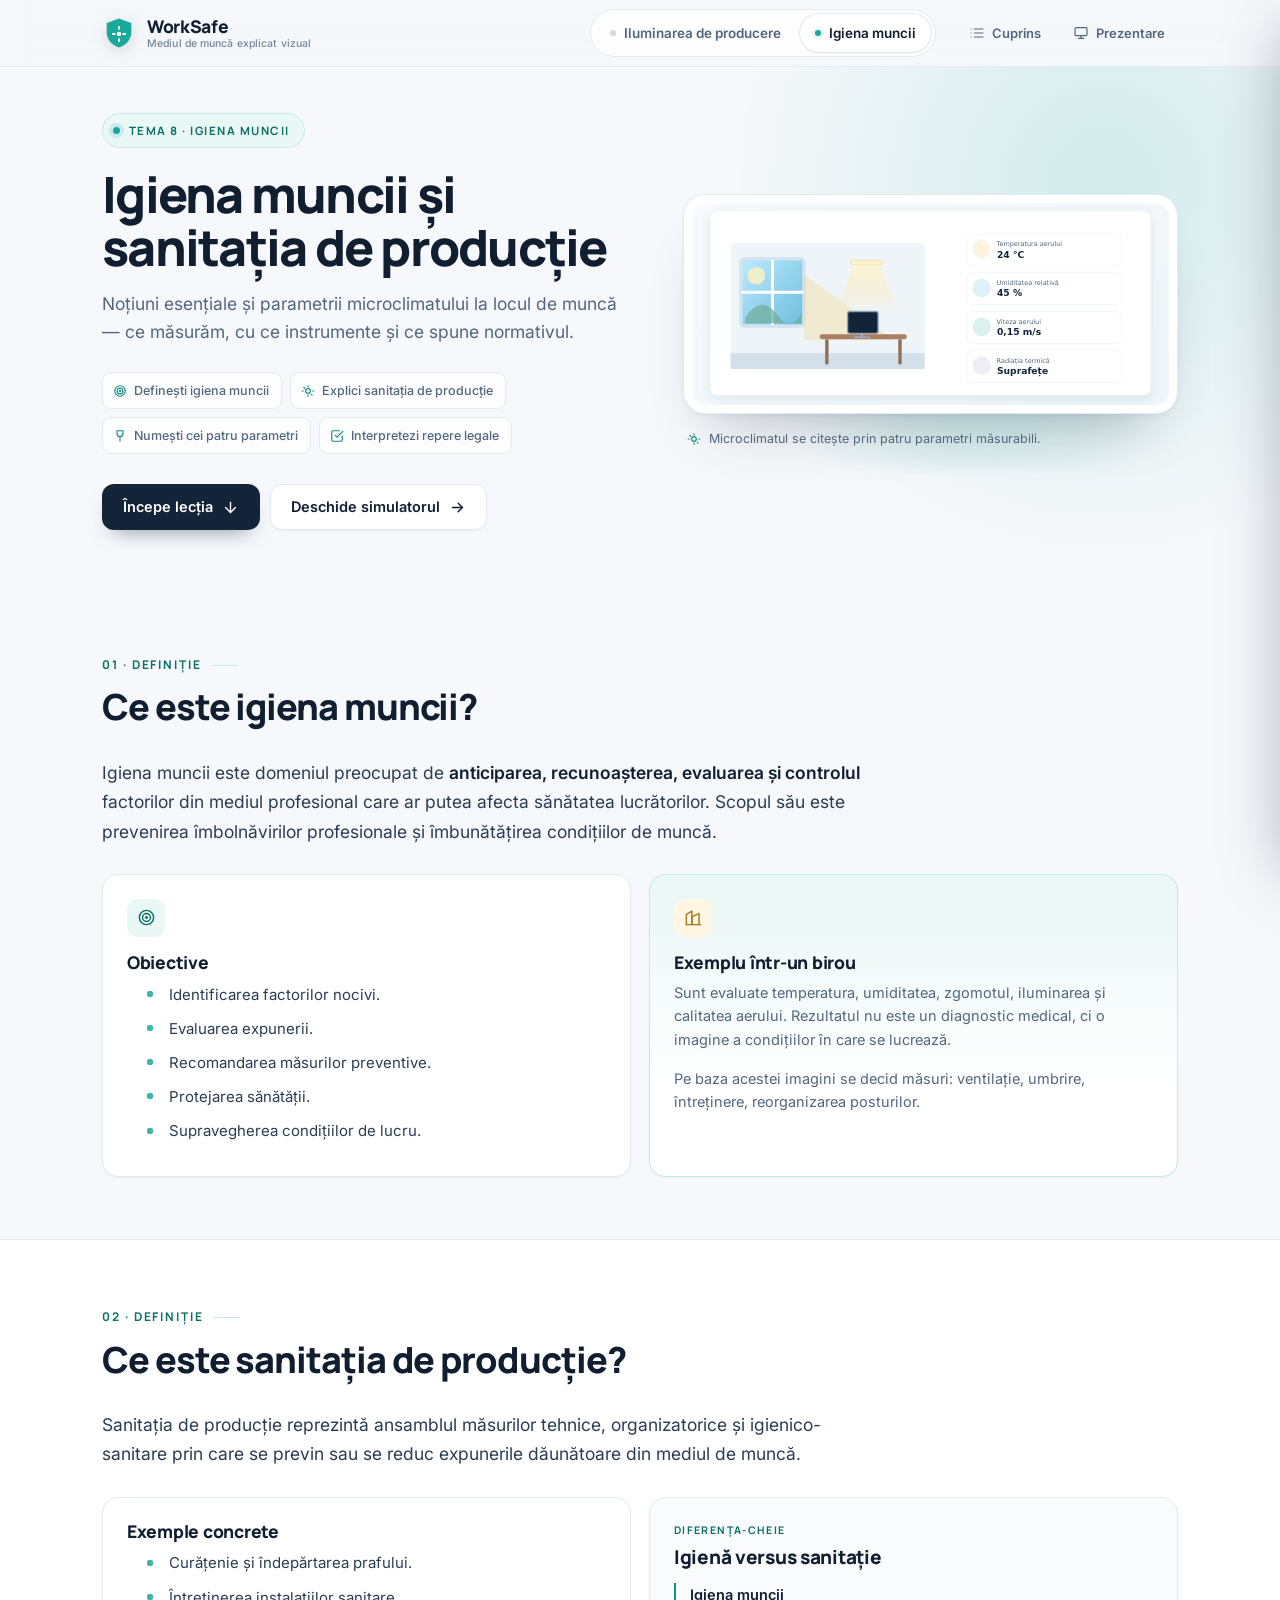
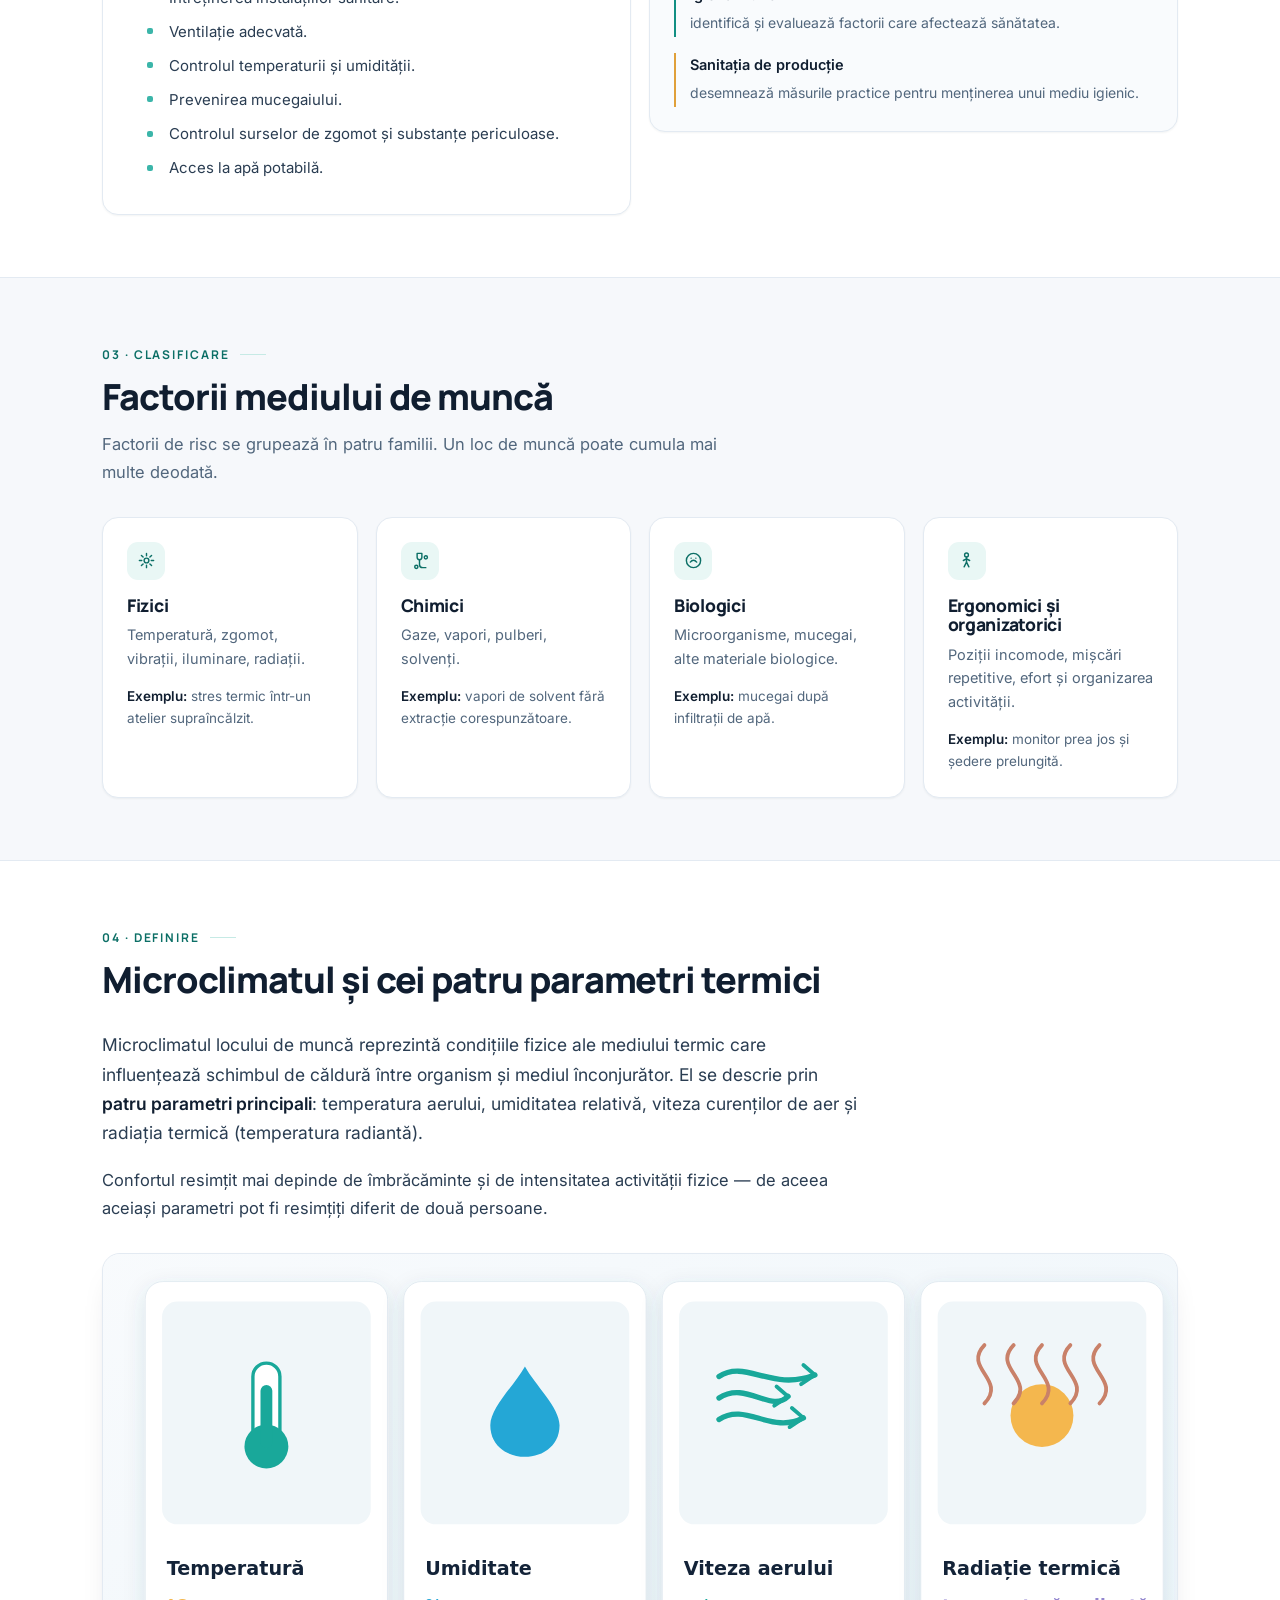
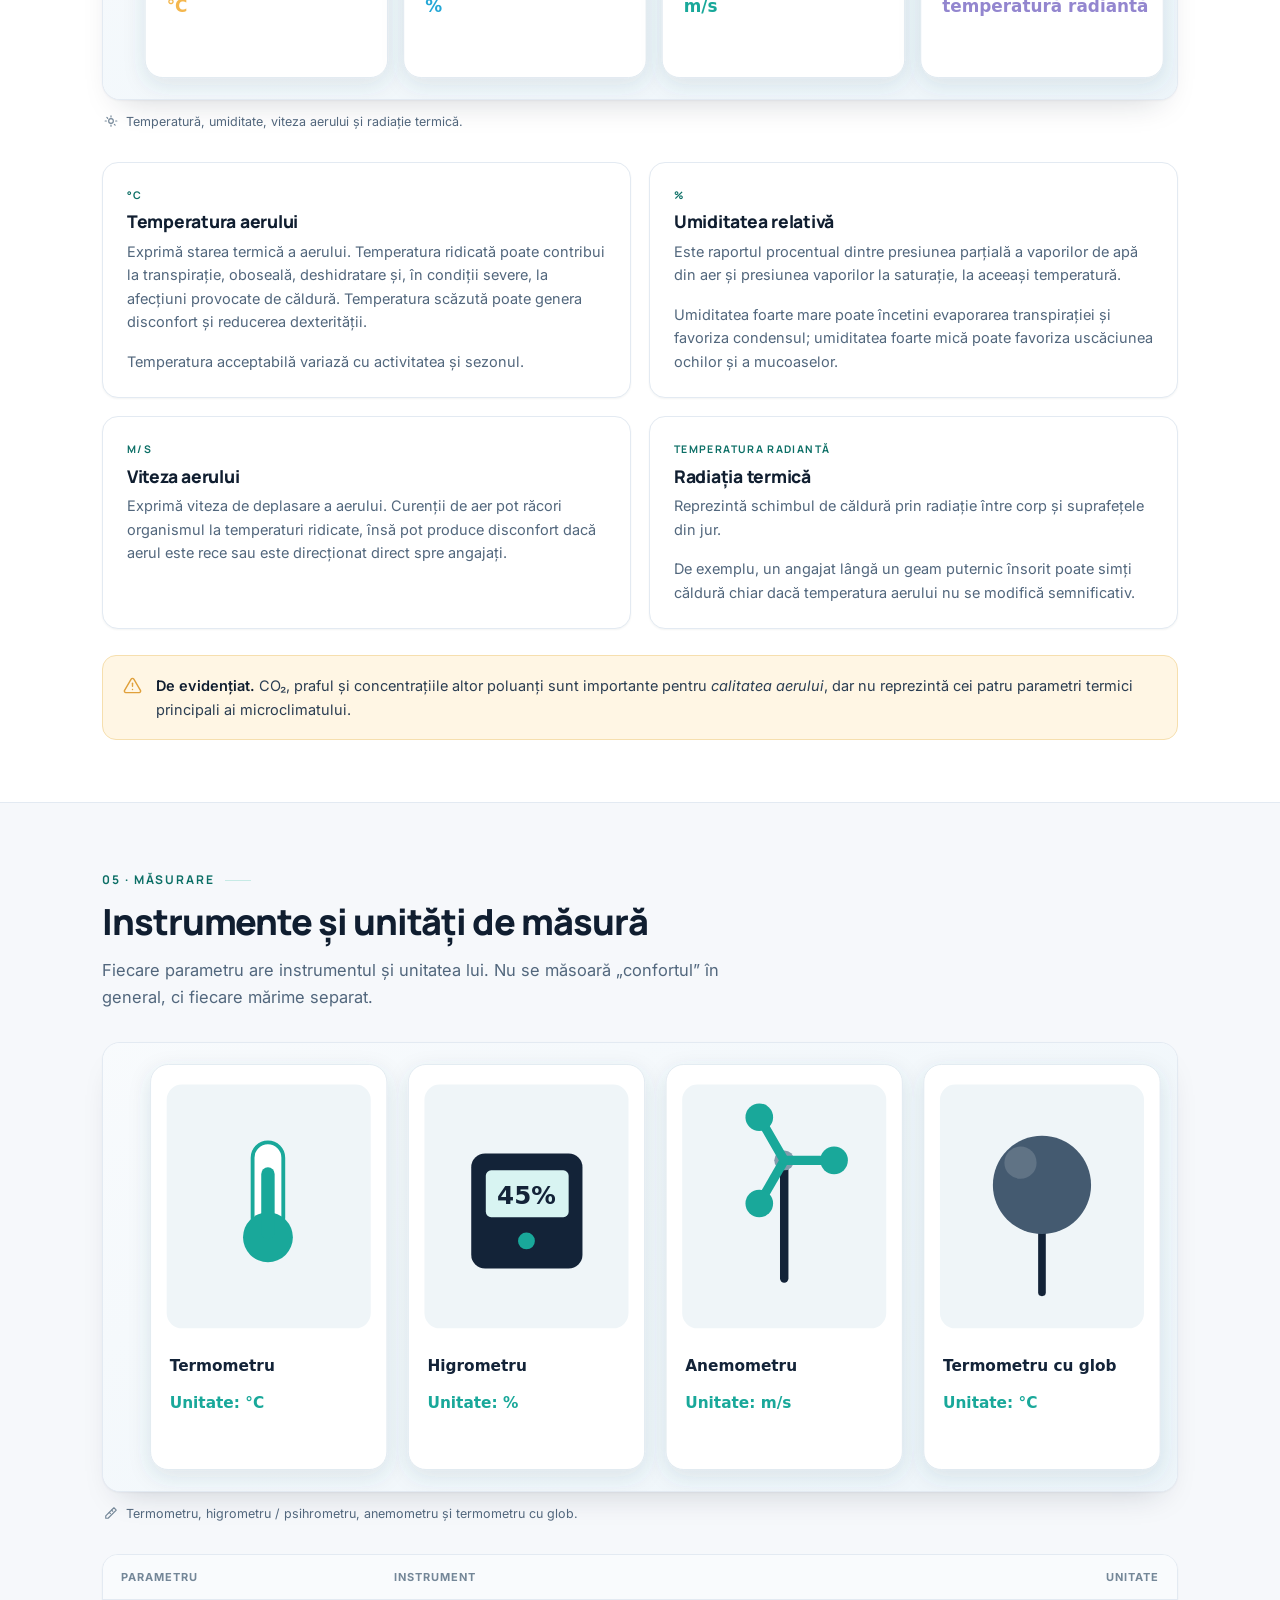
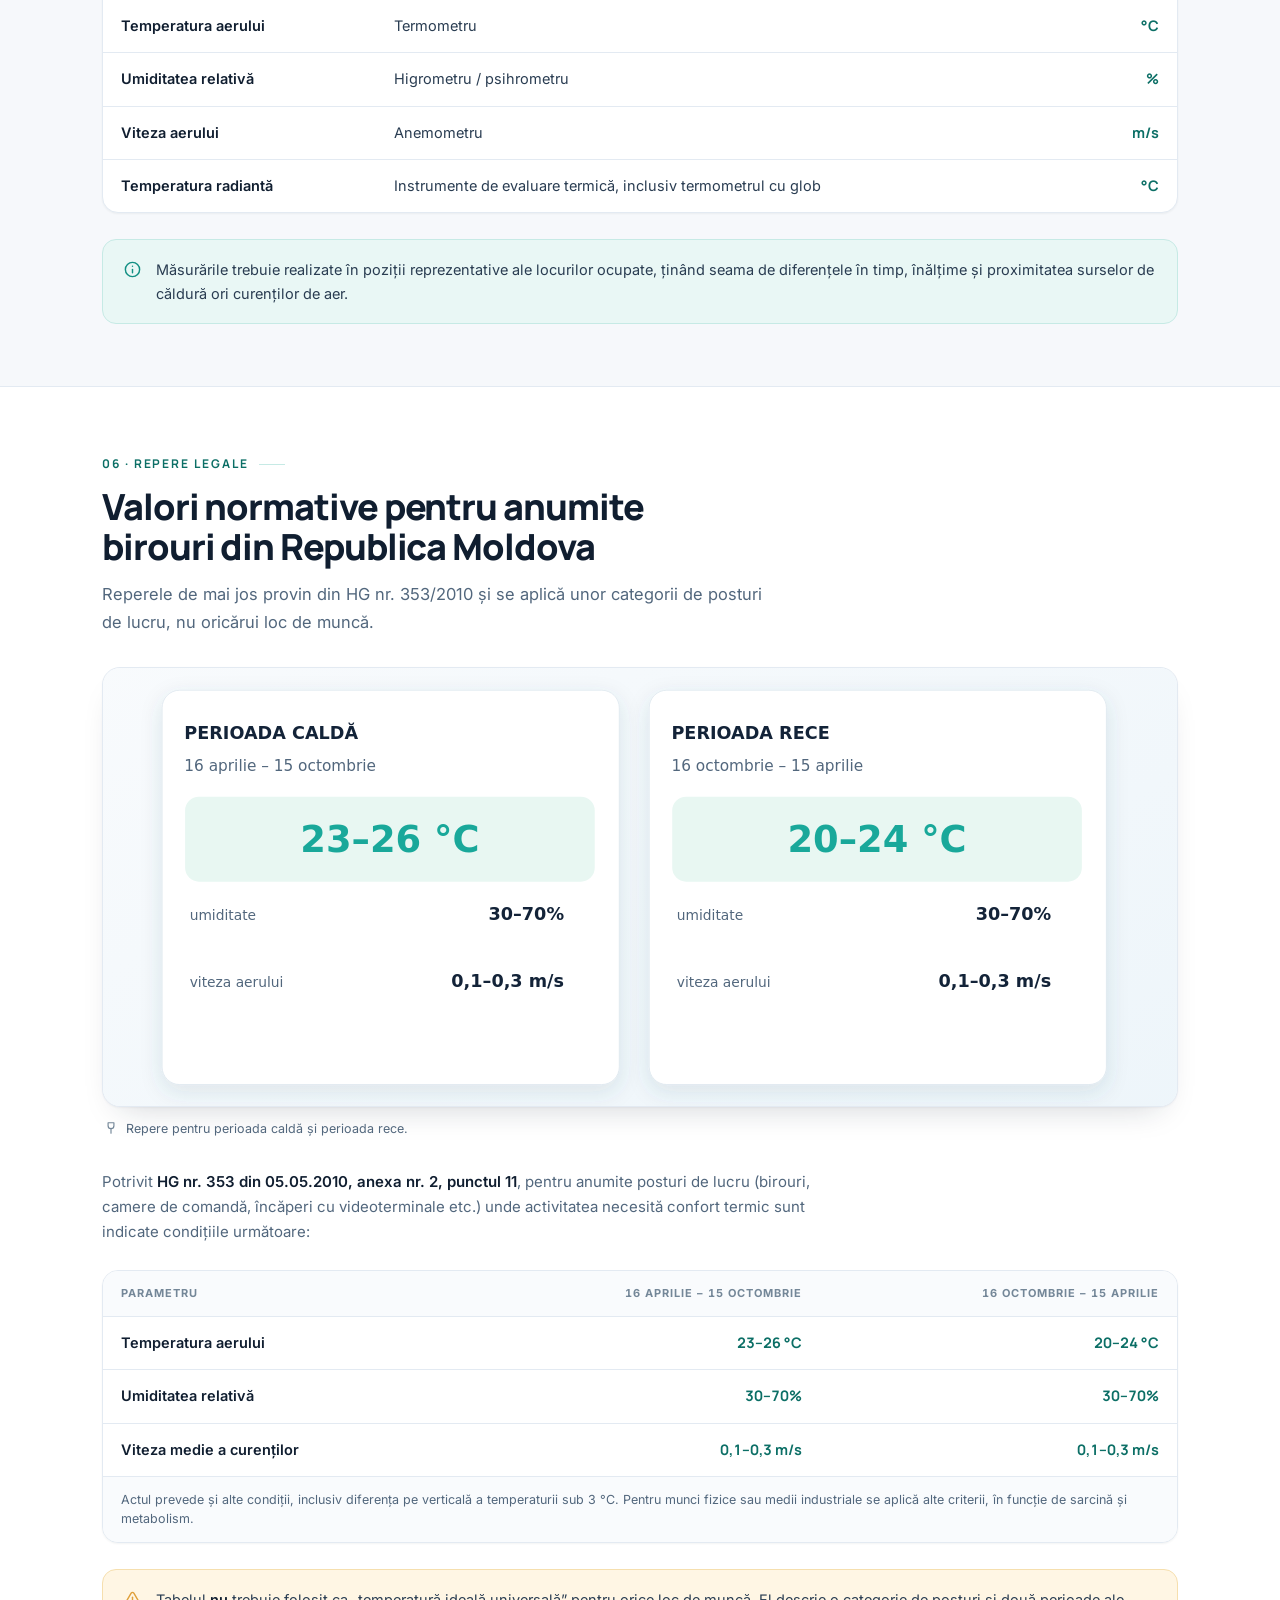
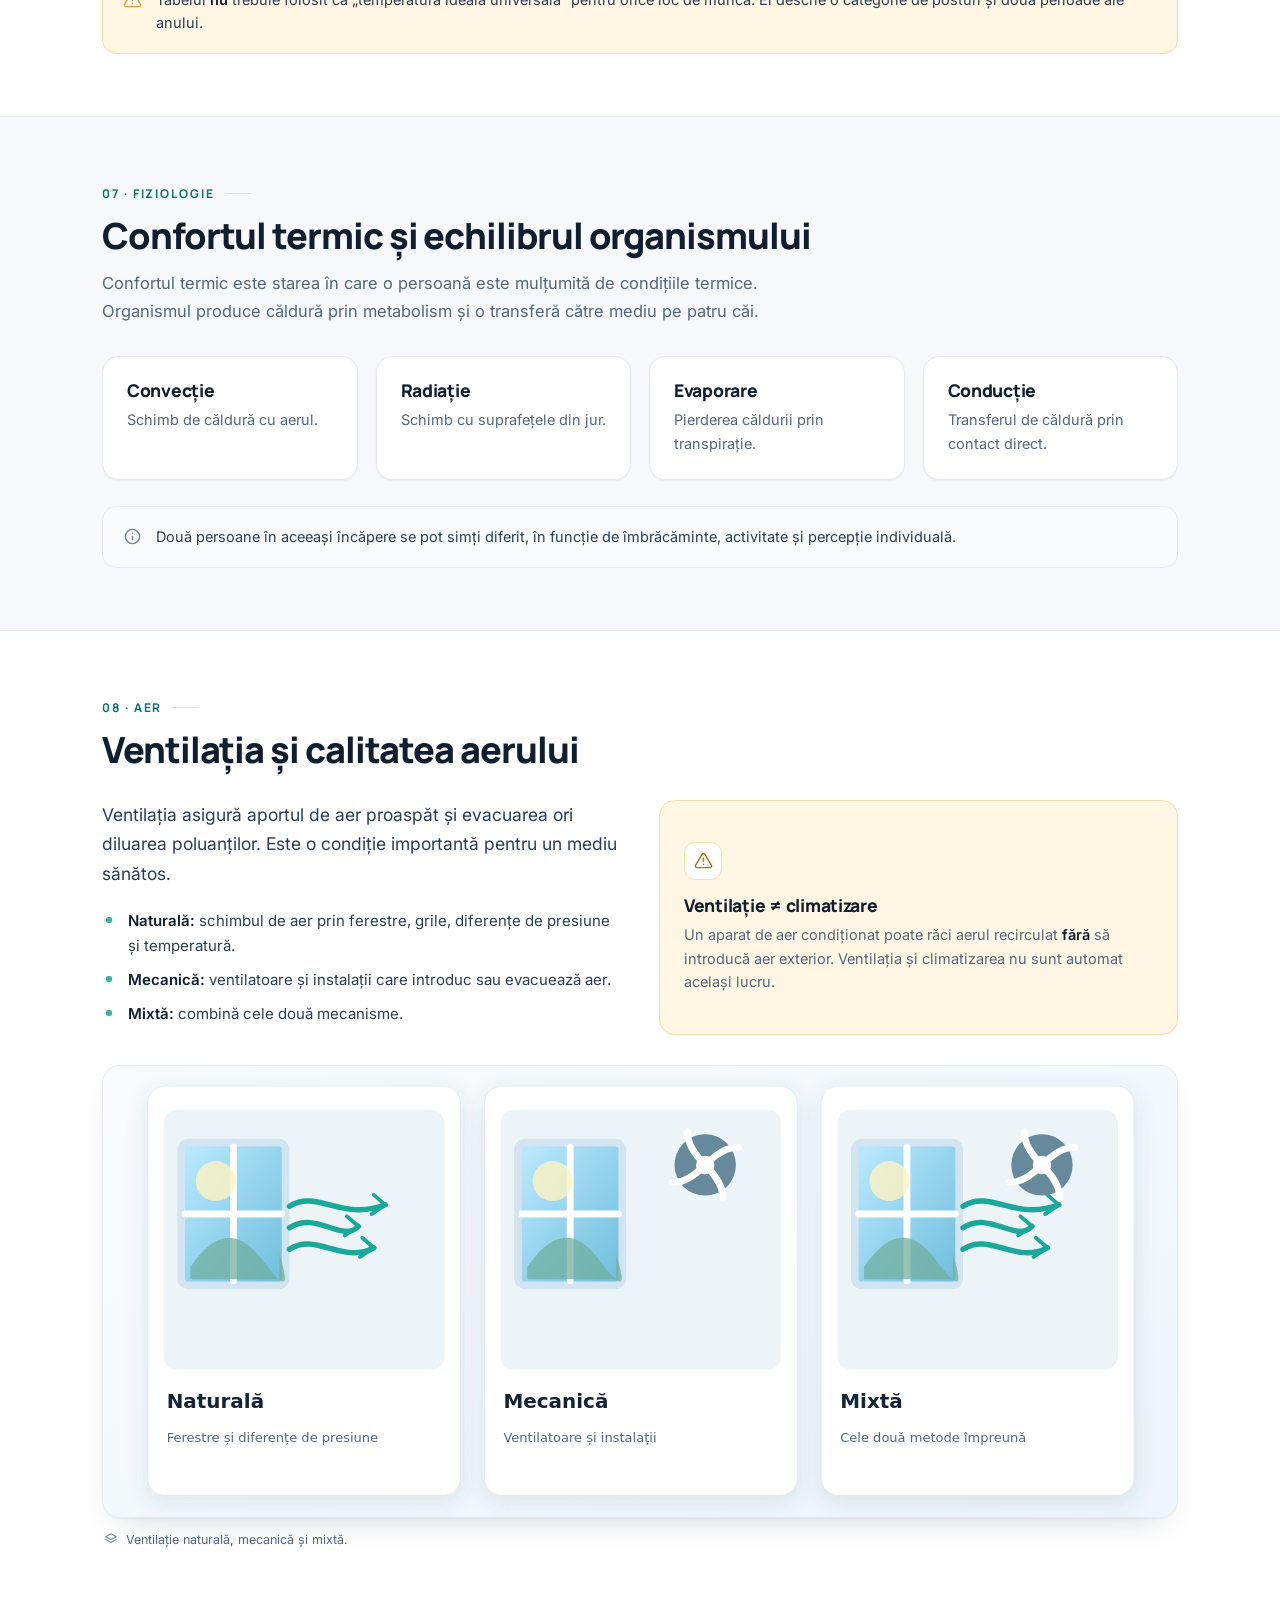
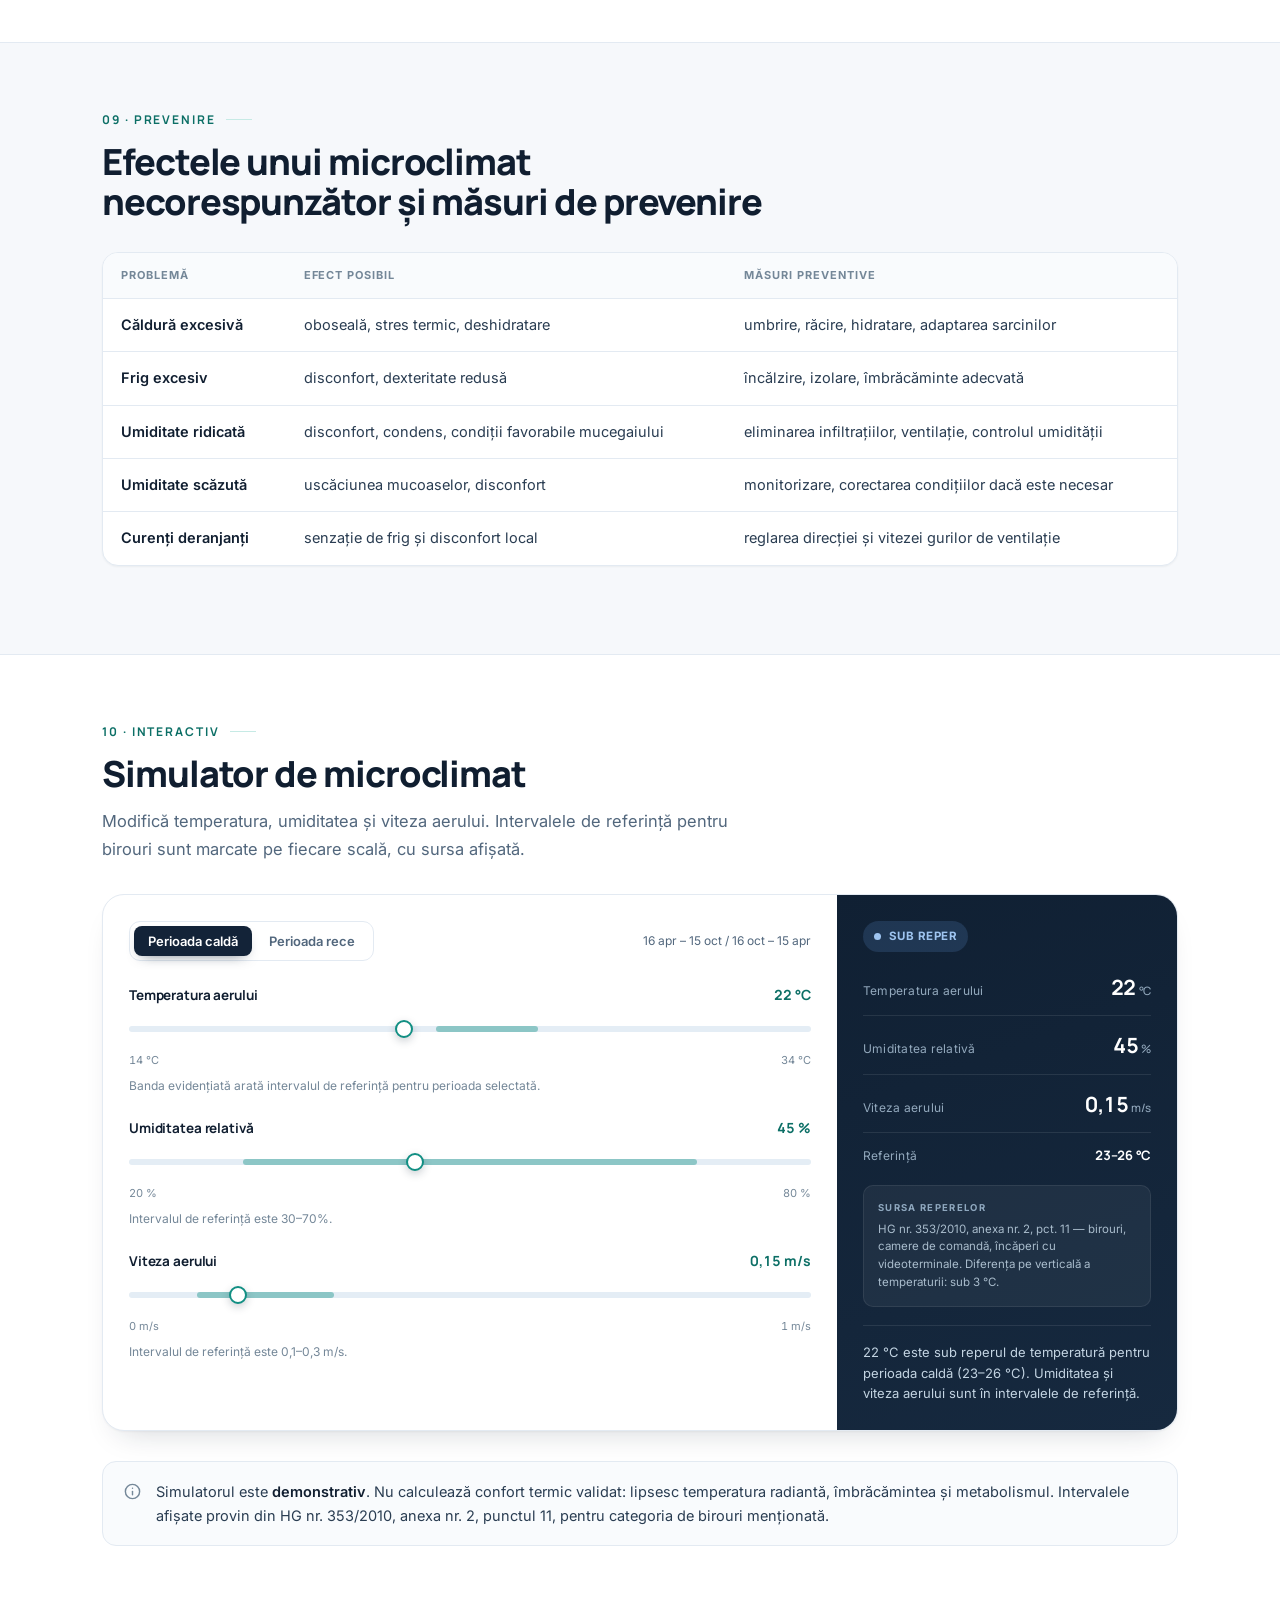
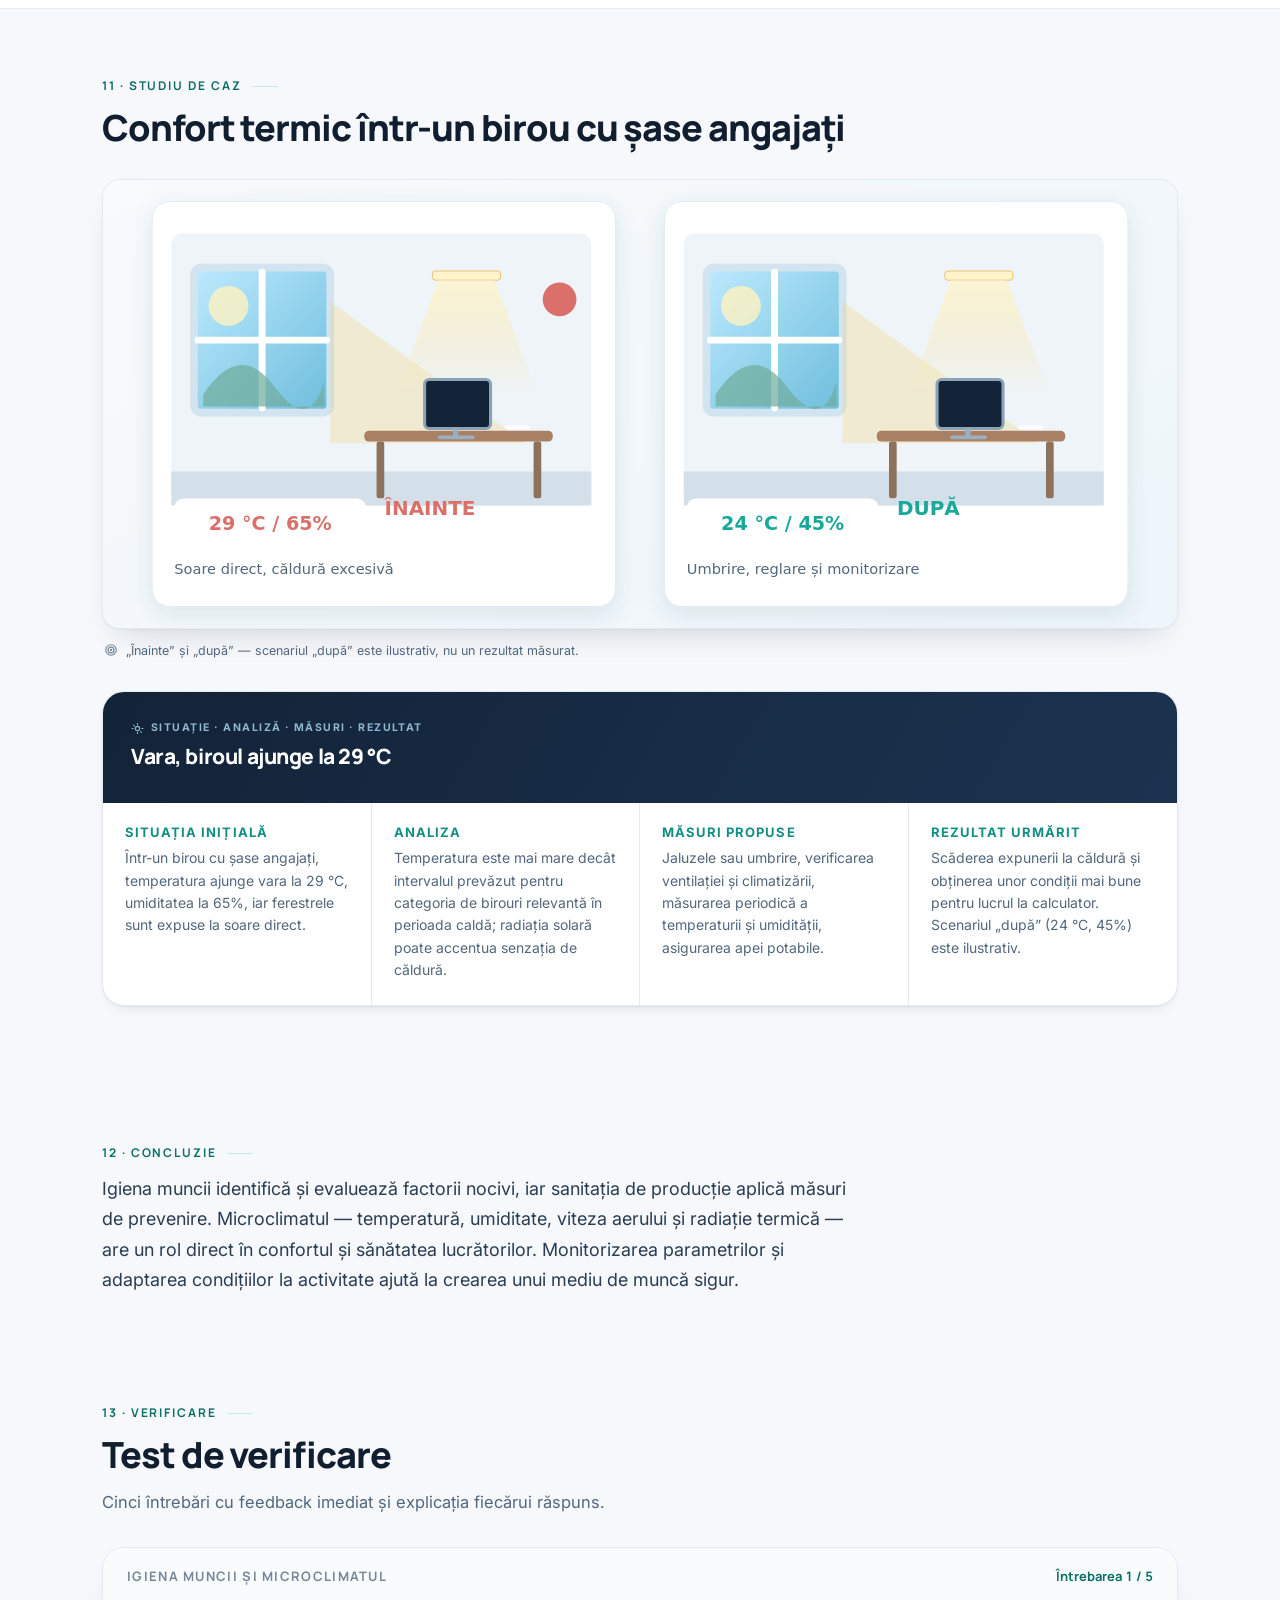
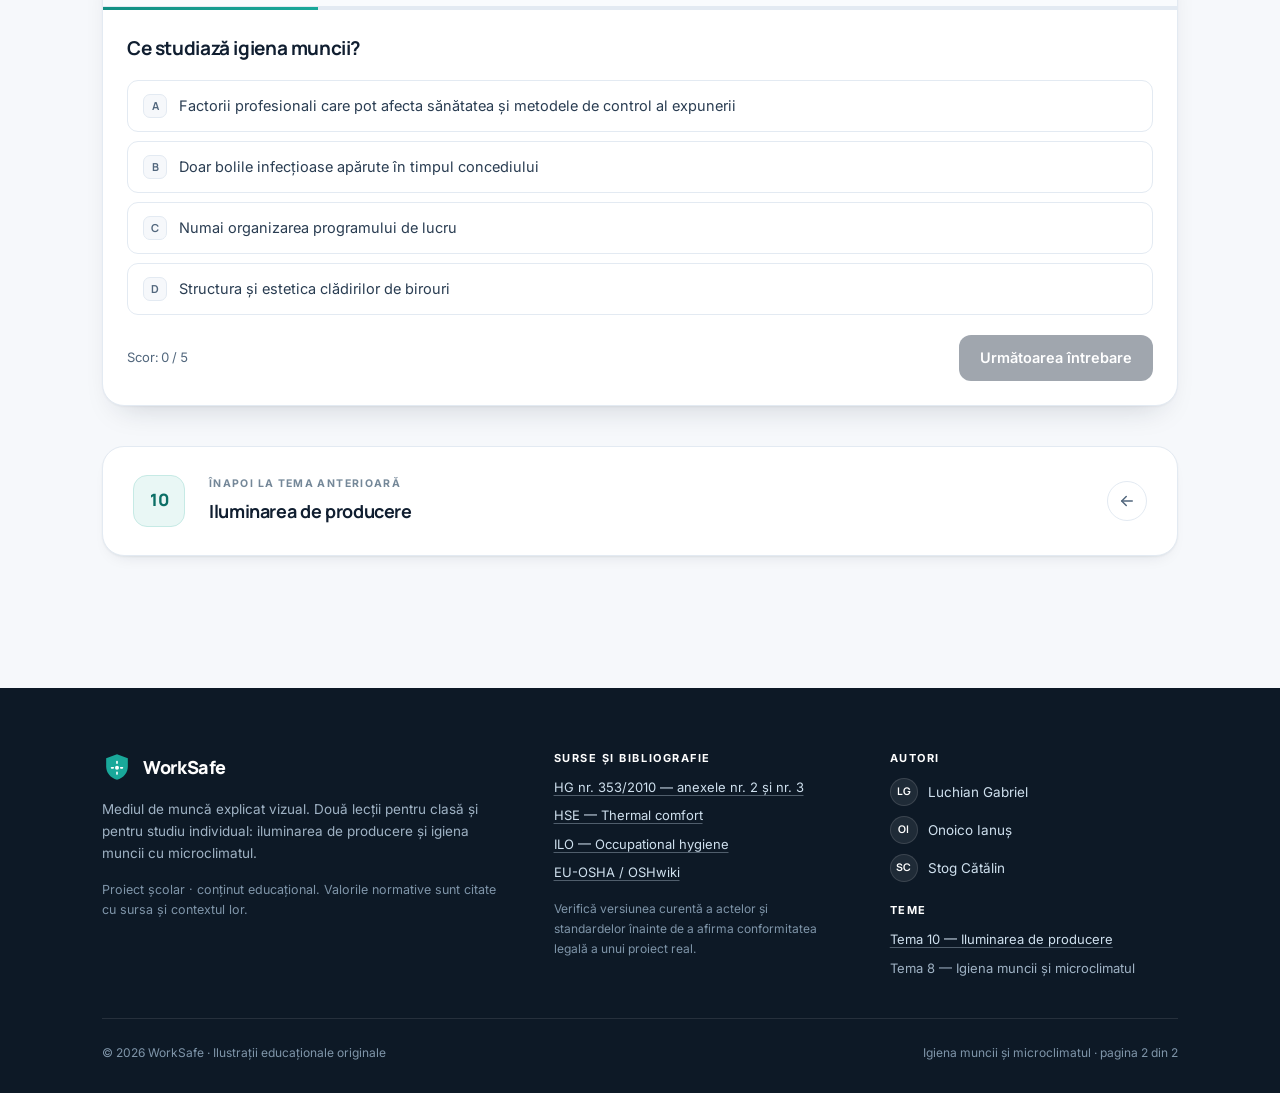
<file: microclimat.html>
<!DOCTYPE html>
<html lang="ro">
<head>
<meta charset="utf-8">
<meta name="viewport" content="width=device-width, initial-scale=1">
<title>Igiena muncii și microclimatul — WorkSafe</title>
<meta name="description" content="Tema 8: igiena muncii, sanitația de producție și cei patru parametri ai microclimatului. Simulator demonstrativ, valori din HG nr. 353/2010 și test de verificare.">
<meta name="theme-color" content="#f6f8fb">
<link rel="icon" href="data:image/svg+xml,%3Csvg xmlns='http://www.w3.org/2000/svg' viewBox='0 0 36 36'%3E%3Cpath d='M18 2.6 31 7.4v9.9c0 7.6-5.2 13.6-13 16.1-7.8-2.5-13-8.5-13-16.1V7.4L18 2.6Z' fill='%2319a89a'/%3E%3Ccircle cx='18' cy='19' r='2.4' fill='%23fff'/%3E%3Cpath d='M18 11.5v2M18 24.5v2M11.5 19h2M22.5 19h2' stroke='%23fff' stroke-width='2' stroke-linecap='round'/%3E%3C/svg%3E">
<link rel="preconnect" href="https://fonts.googleapis.com">
<link rel="preconnect" href="https://fonts.gstatic.com" crossorigin>
<link href="https://fonts.googleapis.com/css2?family=Manrope:wght@500;600;700;800&family=Inter:wght@400;500;600&display=swap" rel="stylesheet">
<link rel="stylesheet" href="assets/css/style.css">
</head>
<body data-theme="micro" data-page="microclimat">

<a class="skip-link" href="#main">Sari la conținut</a>
<div class="progress" aria-hidden="true"><div class="progress__bar" id="progressBar"></div></div>

<header class="site-header">
  <div class="container header-inner">
    <a class="brand" href="index.html" aria-label="WorkSafe — începutul lecției">
      <svg class="brand__mark" viewBox="0 0 36 36" aria-hidden="true">
        <path d="M18 2.6 31 7.4v9.9c0 7.6-5.2 13.6-13 16.1-7.8-2.5-13-8.5-13-16.1V7.4L18 2.6Z" fill="#19a89a"/>
        <circle cx="18" cy="19" r="2.4" fill="#fff"/>
        <path d="M18 11.5v2M18 24.5v2M11.5 19h2M22.5 19h2" stroke="#fff" stroke-width="2" stroke-linecap="round"/>
      </svg>
      <span class="brand__text">
        <span class="brand__name">WorkSafe</span>
        <span class="brand__tag">Mediul de muncă explicat vizual</span>
      </span>
    </a>

    <nav class="tabs" aria-label="Lecții">
      <a class="tab" href="index.html"><span class="tab__dot"></span>Iluminarea de producere</a>
      <a class="tab" href="microclimat.html" aria-current="page"><span class="tab__dot"></span>Igiena muncii</a>
    </nav>

    <div class="header-tools">
      <button class="tool-btn" id="tocBtn" type="button" aria-expanded="false" aria-controls="toc" aria-label="Deschide cuprinsul lecției">
        <svg class="icon" viewBox="0 0 24 24" fill="none" stroke="currentColor" stroke-width="1.8" stroke-linecap="round" stroke-linejoin="round" aria-hidden="true"><path d="M8 6h13M8 12h13M8 18h13"/><path d="M3 6h.01M3 12h.01M3 18h.01"/></svg>
        <span>Cuprins</span>
      </button>
      <button class="tool-btn" id="presentBtn" type="button" aria-pressed="false" aria-label="Comută modul de prezentare">
        <svg class="icon" viewBox="0 0 24 24" fill="none" stroke="currentColor" stroke-width="1.8" stroke-linecap="round" stroke-linejoin="round" aria-hidden="true"><rect x="3" y="4" width="18" height="12" rx="2"/><path d="M12 16v4M8 20h8"/></svg>
        <span>Prezentare</span>
      </button>
    </div>
  </div>
</header>

<main id="main">

  <!-- ================= HERO ================= -->
  <section class="hero">
    <div class="container hero__grid">
      <div class="hero__text">
        <span class="kicker"><span class="kicker__dot"></span>Tema 8 · Igiena muncii</span>
        <h1>Igiena muncii și sanitația de producție</h1>
        <p class="hero__sub">Noțiuni esențiale și parametrii microclimatului la locul de muncă — ce măsurăm, cu ce instrumente și ce spune normativul.</p>

        <ul class="chips" aria-label="Ce vei găsi în lecție">
          <li class="chip"><svg viewBox="0 0 24 24" fill="none" stroke="currentColor" stroke-width="2" stroke-linecap="round" stroke-linejoin="round" aria-hidden="true"><circle cx="12" cy="12" r="9"/><circle cx="12" cy="12" r="5"/><circle cx="12" cy="12" r="1"/></svg>Definești igiena muncii</li>
          <li class="chip"><svg viewBox="0 0 24 24" fill="none" stroke="currentColor" stroke-width="2" stroke-linecap="round" stroke-linejoin="round" aria-hidden="true"><path d="M12 3v2M12 19v2M4.9 5.9l1.4 1.4M17.7 17.7l1.4 1.4M2 12h2M20 12h2"/><circle cx="12" cy="12" r="4"/></svg>Explici sanitația de producție</li>
          <li class="chip"><svg viewBox="0 0 24 24" fill="none" stroke="currentColor" stroke-width="2" stroke-linecap="round" stroke-linejoin="round" aria-hidden="true"><path d="M7 3h10v5a5 5 0 0 1-10 0V3Z"/><path d="M12 13v8"/></svg>Numești cei patru parametri</li>
          <li class="chip"><svg viewBox="0 0 24 24" fill="none" stroke="currentColor" stroke-width="2" stroke-linecap="round" stroke-linejoin="round" aria-hidden="true"><path d="m9 11 3 3L22 4"/><path d="M21 12v7a2 2 0 0 1-2 2H5a2 2 0 0 1-2-2V5a2 2 0 0 1 2-2h11"/></svg>Interpretezi repere legale</li>
        </ul>

        <div class="hero__actions">
          <a class="btn btn--primary" href="#igiena">
            Începe lecția
            <svg viewBox="0 0 24 24" fill="none" stroke="currentColor" stroke-width="2" stroke-linecap="round" stroke-linejoin="round" aria-hidden="true"><path d="M12 19V5"/><path d="m5 12 7 7 7-7"/></svg>
          </a>
          <a class="btn btn--ghost" href="#simulator">
            Deschide simulatorul
            <svg viewBox="0 0 24 24" fill="none" stroke="currentColor" stroke-width="2" stroke-linecap="round" stroke-linejoin="round" aria-hidden="true"><path d="M5 12h14"/><path d="m13 6 6 6-6 6"/></svg>
          </a>
        </div>
      </div>

      <div class="hero__media">
        <div class="plate">
          <img src="assets/svg/08-microclimat-hero.svg" alt="Birou cu indicatori termici: temperatură, umiditate, viteza aerului și radiație termică." width="1400" height="592">
        </div>
        <p class="hero__caption">
          <svg viewBox="0 0 24 24" fill="none" stroke="currentColor" stroke-width="2" stroke-linecap="round" stroke-linejoin="round" aria-hidden="true"><path d="M12 3v2M12 19v2M4.9 5.9l1.4 1.4M17.7 17.7l1.4 1.4M2 12h2M20 12h2"/><circle cx="12" cy="12" r="4"/></svg>
          Microclimatul se citește prin patru parametri măsurabili.
        </p>
      </div>
    </div>
  </section>

  <!-- ================= 01 ================= -->
  <section class="section" id="igiena" data-nav="Ce este igiena muncii">
    <div class="container">
      <div class="section__head reveal">
        <div class="section__num">01 · Definiție</div>
        <h2>Ce este igiena muncii?</h2>
      </div>

      <div class="prose reveal">
        <p>Igiena muncii este domeniul preocupat de <strong>anticiparea, recunoașterea, evaluarea și controlul</strong> factorilor din mediul profesional care ar putea afecta sănătatea lucrătorilor. Scopul său este prevenirea îmbolnăvirilor profesionale și îmbunătățirea condițiilor de muncă.</p>
      </div>

      <div class="grid grid--2" style="margin-top: 28px">
        <div class="card reveal">
          <div class="card__icon">
            <svg viewBox="0 0 24 24" fill="none" stroke="currentColor" stroke-width="1.8" stroke-linecap="round" stroke-linejoin="round" aria-hidden="true"><circle cx="12" cy="12" r="9"/><circle cx="12" cy="12" r="5"/><circle cx="12" cy="12" r="1"/></svg>
          </div>
          <h3>Obiective</h3>
          <ul class="list-clean">
            <li>Identificarea factorilor nocivi.</li>
            <li>Evaluarea expunerii.</li>
            <li>Recomandarea măsurilor preventive.</li>
            <li>Protejarea sănătății.</li>
            <li>Supravegherea condițiilor de lucru.</li>
          </ul>
        </div>
        <div class="card card--accent reveal">
          <div class="card__icon card__icon--warm">
            <svg viewBox="0 0 24 24" fill="none" stroke="currentColor" stroke-width="1.8" stroke-linecap="round" stroke-linejoin="round" aria-hidden="true"><path d="M3 21V8l7-4v17"/><path d="M10 21V11l9-4v14"/><path d="M3 21h18"/></svg>
          </div>
          <h3>Exemplu într-un birou</h3>
          <p>Sunt evaluate temperatura, umiditatea, zgomotul, iluminarea și calitatea aerului. Rezultatul nu este un diagnostic medical, ci o imagine a condițiilor în care se lucrează.</p>
          <p style="margin-top:12px">Pe baza acestei imagini se decid măsuri: ventilație, umbrire, întreținere, reorganizarea posturilor.</p>
        </div>
      </div>
    </div>
  </section>

  <!-- ================= 02 ================= -->
  <section class="section section--band" id="sanitatie" data-nav="Sanitația de producție">
    <div class="container">
      <div class="section__head reveal">
        <div class="section__num">02 · Definiție</div>
        <h2>Ce este sanitația de producție?</h2>
      </div>

      <div class="prose reveal">
        <p>Sanitația de producție reprezintă ansamblul măsurilor tehnice, organizatorice și igienico-sanitare prin care se previn sau se reduc expunerile dăunătoare din mediul de muncă.</p>
      </div>

      <div class="grid grid--2" style="margin-top: 28px; align-items: start">
        <div class="card reveal">
          <h3>Exemple concrete</h3>
          <ul class="list-clean">
            <li>Curățenie și îndepărtarea prafului.</li>
            <li>Întreținerea instalațiilor sanitare.</li>
            <li>Ventilație adecvată.</li>
            <li>Controlul temperaturii și umidității.</li>
            <li>Prevenirea mucegaiului.</li>
            <li>Controlul surselor de zgomot și substanțe periculoase.</li>
            <li>Acces la apă potabilă.</li>
          </ul>
        </div>

        <div class="card card--flat reveal" style="background: var(--surface-muted)">
          <div class="card__eyebrow">Diferența-cheie</div>
          <h3 style="font-size: 19px">Igienă versus sanitație</h3>
          <div style="display:grid; gap:16px; margin-top:14px">
            <div style="padding-left:14px; border-left:2px solid var(--accent)">
              <strong style="display:block; font-size:14.5px; margin-bottom:2px">Igiena muncii</strong>
              <span style="font-size:14px; color:var(--muted)">identifică și evaluează factorii care afectează sănătatea.</span>
            </div>
            <div style="padding-left:14px; border-left:2px solid var(--warm)">
              <strong style="display:block; font-size:14.5px; margin-bottom:2px">Sanitația de producție</strong>
              <span style="font-size:14px; color:var(--muted)">desemnează măsurile practice pentru menținerea unui mediu igienic.</span>
            </div>
          </div>
        </div>
      </div>
    </div>
  </section>

  <!-- ================= 03 ================= -->
  <section class="section" id="factori" data-nav="Factorii mediului de muncă">
    <div class="container">
      <div class="section__head reveal">
        <div class="section__num">03 · Clasificare</div>
        <h2>Factorii mediului de muncă</h2>
        <p class="section__lede">Factorii de risc se grupează în patru familii. Un loc de muncă poate cumula mai multe deodată.</p>
      </div>

      <div class="grid grid--4">
        <div class="card reveal">
          <div class="card__icon"><svg viewBox="0 0 24 24" fill="none" stroke="currentColor" stroke-width="1.8" stroke-linecap="round" stroke-linejoin="round" aria-hidden="true"><path d="M12 3v3M12 18v3M5.6 5.6l2.1 2.1M16.3 16.3l2.1 2.1M3 12h3M18 12h3M5.6 18.4l2.1-2.1M16.3 7.7l2.1-2.1"/><circle cx="12" cy="12" r="3"/></svg></div>
          <h3>Fizici</h3>
          <p>Temperatură, zgomot, vibrații, iluminare, radiații.</p>
          <p style="margin-top:10px; font-size:13.5px"><strong>Exemplu:</strong> stres termic într-un atelier supraîncălzit.</p>
        </div>
        <div class="card reveal">
          <div class="card__icon"><svg viewBox="0 0 24 24" fill="none" stroke="currentColor" stroke-width="1.8" stroke-linecap="round" stroke-linejoin="round" aria-hidden="true"><path d="M9 3h6v5a3 3 0 0 1-6 0V3Z"/><path d="M12 11v6a4 4 0 0 0 4 4h4"/><circle cx="8" cy="20" r="2"/><circle cx="20" cy="8" r="2"/></svg></div>
          <h3>Chimici</h3>
          <p>Gaze, vapori, pulberi, solvenți.</p>
          <p style="margin-top:10px; font-size:13.5px"><strong>Exemplu:</strong> vapori de solvent fără extracție corespunzătoare.</p>
        </div>
        <div class="card reveal">
          <div class="card__icon"><svg viewBox="0 0 24 24" fill="none" stroke="currentColor" stroke-width="1.8" stroke-linecap="round" stroke-linejoin="round" aria-hidden="true"><circle cx="12" cy="12" r="9"/><path d="M8 14c1.2-1.6 2.6-2.4 4-2.4s2.8.8 4 2.4"/><path d="M9 9h.01M15 9h.01"/></svg></div>
          <h3>Biologici</h3>
          <p>Microorganisme, mucegai, alte materiale biologice.</p>
          <p style="margin-top:10px; font-size:13.5px"><strong>Exemplu:</strong> mucegai după infiltrații de apă.</p>
        </div>
        <div class="card reveal">
          <div class="card__icon"><svg viewBox="0 0 24 24" fill="none" stroke="currentColor" stroke-width="1.8" stroke-linecap="round" stroke-linejoin="round" aria-hidden="true"><circle cx="12" cy="5" r="2.4"/><path d="M12 8v6"/><path d="m12 10-4 2M12 10l4 2"/><path d="m12 14-3 6M12 14l3 6"/></svg></div>
          <h3>Ergonomici și organizatorici</h3>
          <p>Poziții incomode, mișcări repetitive, efort și organizarea activității.</p>
          <p style="margin-top:10px; font-size:13.5px"><strong>Exemplu:</strong> monitor prea jos și ședere prelungită.</p>
        </div>
      </div>
    </div>
  </section>

  <!-- ================= 04 ================= -->
  <section class="section section--band" id="microclimat" data-nav="Microclimatul și cei patru parametri">
    <div class="container">
      <div class="section__head reveal">
        <div class="section__num">04 · Definire</div>
        <h2>Microclimatul și cei patru parametri termici</h2>
      </div>

      <div class="prose reveal">
        <p>Microclimatul locului de muncă reprezintă condițiile fizice ale mediului termic care influențează schimbul de căldură între organism și mediul înconjurător. El se descrie prin <strong>patru parametri principali</strong>: temperatura aerului, umiditatea relativă, viteza curenților de aer și radiația termică (temperatura radiantă).</p>
        <p>Confortul resimțit mai depinde de îmbrăcăminte și de intensitatea activității fizice — de aceea aceiași parametri pot fi resimțiți diferit de două persoane.</p>
      </div>

      <figure class="figure reveal">
        <img src="assets/svg/09-parametri-microclimat.svg" alt="Patru carduri cu parametrii microclimatului: temperatură în grade Celsius, umiditate în procente, viteza aerului în metri pe secundă și radiație termică." width="1400" height="581" loading="lazy">
        <figcaption>
          <svg viewBox="0 0 24 24" fill="none" stroke="currentColor" stroke-width="2" stroke-linecap="round" stroke-linejoin="round" aria-hidden="true"><path d="M12 3v2M12 19v2M4.9 5.9l1.4 1.4M17.7 17.7l1.4 1.4M2 12h2M20 12h2"/><circle cx="12" cy="12" r="4"/></svg>
          Temperatură, umiditate, viteza aerului și radiație termică.
        </figcaption>
      </figure>

      <div class="grid grid--2" style="margin-top: 28px">
        <div class="card reveal">
          <div class="card__eyebrow">°C</div>
          <h3>Temperatura aerului</h3>
          <p>Exprimă starea termică a aerului. Temperatura ridicată poate contribui la transpirație, oboseală, deshidratare și, în condiții severe, la afecțiuni provocate de căldură. Temperatura scăzută poate genera disconfort și reducerea dexterității.</p>
          <p style="margin-top:10px">Temperatura acceptabilă variază cu activitatea și sezonul.</p>
        </div>
        <div class="card reveal">
          <div class="card__eyebrow">%</div>
          <h3>Umiditatea relativă</h3>
          <p>Este raportul procentual dintre presiunea parțială a vaporilor de apă din aer și presiunea vaporilor la saturație, la aceeași temperatură.</p>
          <p style="margin-top:10px">Umiditatea foarte mare poate încetini evaporarea transpirației și favoriza condensul; umiditatea foarte mică poate favoriza uscăciunea ochilor și a mucoaselor.</p>
        </div>
        <div class="card reveal">
          <div class="card__eyebrow">m/s</div>
          <h3>Viteza aerului</h3>
          <p>Exprimă viteza de deplasare a aerului. Curenții de aer pot răcori organismul la temperaturi ridicate, însă pot produce disconfort dacă aerul este rece sau este direcționat direct spre angajați.</p>
        </div>
        <div class="card reveal">
          <div class="card__eyebrow">temperatura radiantă</div>
          <h3>Radiația termică</h3>
          <p>Reprezintă schimbul de căldură prin radiație între corp și suprafețele din jur.</p>
          <p style="margin-top:10px">De exemplu, un angajat lângă un geam puternic însorit poate simți căldură chiar dacă temperatura aerului nu se modifică semnificativ.</p>
        </div>
      </div>

      <p class="note note--warm reveal">
        <svg viewBox="0 0 24 24" fill="none" stroke="currentColor" stroke-width="1.8" stroke-linecap="round" stroke-linejoin="round" aria-hidden="true"><path d="M10.3 3.9 1.8 18.4A2 2 0 0 0 3.5 21h17a2 2 0 0 0 1.7-2.6L13.7 3.9a2 2 0 0 0-3.4 0Z"/><path d="M12 9v4"/><path d="M12 17h.01"/></svg>
        <span><strong>De evidențiat.</strong> CO₂, praful și concentrațiile altor poluanți sunt importante pentru <em>calitatea aerului</em>, dar nu reprezintă cei patru parametri termici principali ai microclimatului.</span>
      </p>
    </div>
  </section>

  <!-- ================= 05 ================= -->
  <section class="section" id="instrumente" data-nav="Instrumente și unități">
    <div class="container">
      <div class="section__head reveal">
        <div class="section__num">05 · Măsurare</div>
        <h2>Instrumente și unități de măsură</h2>
        <p class="section__lede">Fiecare parametru are instrumentul și unitatea lui. Nu se măsoară „confortul” în general, ci fiecare mărime separat.</p>
      </div>

      <figure class="figure reveal">
        <img src="assets/svg/10-instrumente-microclimat.svg" alt="Instrumente de măsurare: termometru, higrometru, anemometru și termometru cu glob pentru temperatura radiantă." width="1400" height="584" loading="lazy">
        <figcaption>
          <svg viewBox="0 0 24 24" fill="none" stroke="currentColor" stroke-width="2" stroke-linecap="round" stroke-linejoin="round" aria-hidden="true"><path d="m3 17 14-14 4 4L7 21H3v-4Z"/><path d="m9 11 2 2"/><path d="m13 7 2 2"/></svg>
          Termometru, higrometru / psihrometru, anemometru și termometru cu glob.
        </figcaption>
      </figure>

      <div class="table-wrap reveal">
        <div class="table-wrap__scroll">
          <table>
            <thead>
              <tr><th scope="col">Parametru</th><th scope="col">Instrument</th><th scope="col" class="num">Unitate</th></tr>
            </thead>
            <tbody>
              <tr><th scope="row">Temperatura aerului</th><td>Termometru</td><td class="num val">°C</td></tr>
              <tr><th scope="row">Umiditatea relativă</th><td>Higrometru / psihrometru</td><td class="num val">%</td></tr>
              <tr><th scope="row">Viteza aerului</th><td>Anemometru</td><td class="num val">m/s</td></tr>
              <tr><th scope="row">Temperatura radiantă</th><td>Instrumente de evaluare termică, inclusiv termometrul cu glob</td><td class="num val">°C</td></tr>
            </tbody>
          </table>
        </div>
      </div>

      <p class="note reveal">
        <svg viewBox="0 0 24 24" fill="none" stroke="currentColor" stroke-width="1.8" stroke-linecap="round" stroke-linejoin="round" aria-hidden="true"><circle cx="12" cy="12" r="9"/><path d="M12 16v-4"/><path d="M12 8h.01"/></svg>
        <span>Măsurările trebuie realizate în poziții reprezentative ale locurilor ocupate, ținând seama de diferențele în timp, înălțime și proximitatea surselor de căldură ori curenților de aer.</span>
      </p>
    </div>
  </section>

  <!-- ================= 06 ================= -->
  <section class="section section--band" id="normativ" data-nav="Valori normative (HG 353/2010)">
    <div class="container">
      <div class="section__head reveal">
        <div class="section__num">06 · Repere legale</div>
        <h2>Valori normative pentru anumite birouri din Republica Moldova</h2>
        <p class="section__lede">Reperele de mai jos provin din HG nr. 353/2010 și se aplică unor categorii de posturi de lucru, nu oricărui loc de muncă.</p>
      </div>

      <figure class="figure reveal">
        <img src="assets/svg/13-repere-legale-microclimat.svg" alt="Tabel cu reperele din HG nr. 353/2010 pentru birouri: temperatură, umiditate și viteza curenților, pe cele două perioade ale anului." width="1400" height="572" loading="lazy">
        <figcaption>
          <svg viewBox="0 0 24 24" fill="none" stroke="currentColor" stroke-width="2" stroke-linecap="round" stroke-linejoin="round" aria-hidden="true"><path d="M7 3h10v5a5 5 0 0 1-10 0V3Z"/><path d="M12 13v8"/></svg>
          Repere pentru perioada caldă și perioada rece.
        </figcaption>
      </figure>

      <div class="reveal">
        <p style="max-width: 760px; color: var(--muted); font-size: 15px; margin-bottom: 18px">Potrivit <strong>HG nr. 353 din 05.05.2010, anexa nr. 2, punctul 11</strong>, pentru anumite posturi de lucru (birouri, camere de comandă, încăperi cu videoterminale etc.) unde activitatea necesită confort termic sunt indicate condițiile următoare:</p>

        <div class="table-wrap">
          <div class="table-wrap__scroll">
            <table>
              <thead>
                <tr>
                  <th scope="col">Parametru</th>
                  <th scope="col" class="num">16 aprilie – 15 octombrie</th>
                  <th scope="col" class="num">16 octombrie – 15 aprilie</th>
                </tr>
              </thead>
              <tbody>
                <tr><th scope="row">Temperatura aerului</th><td class="num val">23–26 °C</td><td class="num val">20–24 °C</td></tr>
                <tr><th scope="row">Umiditatea relativă</th><td class="num val">30–70%</td><td class="num val">30–70%</td></tr>
                <tr><th scope="row">Viteza medie a curenților</th><td class="num val">0,1–0,3 m/s</td><td class="num val">0,1–0,3 m/s</td></tr>
              </tbody>
            </table>
          </div>
          <p class="table-note">Actul prevede și alte condiții, inclusiv diferența pe verticală a temperaturii sub 3 °C. Pentru munci fizice sau medii industriale se aplică alte criterii, în funcție de sarcină și metabolism.</p>
        </div>
      </div>

      <p class="note note--warm reveal">
        <svg viewBox="0 0 24 24" fill="none" stroke="currentColor" stroke-width="1.8" stroke-linecap="round" stroke-linejoin="round" aria-hidden="true"><path d="M10.3 3.9 1.8 18.4A2 2 0 0 0 3.5 21h17a2 2 0 0 0 1.7-2.6L13.7 3.9a2 2 0 0 0-3.4 0Z"/><path d="M12 9v4"/><path d="M12 17h.01"/></svg>
        <span>Tabelul <strong>nu</strong> trebuie folosit ca „temperatură ideală universală” pentru orice loc de muncă. El descrie o categorie de posturi și două perioade ale anului.</span>
      </p>
    </div>
  </section>

  <!-- ================= 07 ================= -->
  <section class="section" id="confort" data-nav="Confortul termic">
    <div class="container">
      <div class="section__head reveal">
        <div class="section__num">07 · Fiziologie</div>
        <h2>Confortul termic și echilibrul organismului</h2>
        <p class="section__lede">Confortul termic este starea în care o persoană este mulțumită de condițiile termice. Organismul produce căldură prin metabolism și o transferă către mediu pe patru căi.</p>
      </div>

      <div class="grid grid--4">
        <div class="card reveal">
          <h3>Convecție</h3>
          <p>Schimb de căldură cu aerul.</p>
        </div>
        <div class="card reveal">
          <h3>Radiație</h3>
          <p>Schimb cu suprafețele din jur.</p>
        </div>
        <div class="card reveal">
          <h3>Evaporare</h3>
          <p>Pierderea căldurii prin transpirație.</p>
        </div>
        <div class="card reveal">
          <h3>Conducție</h3>
          <p>Transferul de căldură prin contact direct.</p>
        </div>
      </div>

      <p class="note note--plain reveal">
        <svg viewBox="0 0 24 24" fill="none" stroke="currentColor" stroke-width="1.8" stroke-linecap="round" stroke-linejoin="round" aria-hidden="true"><circle cx="12" cy="12" r="9"/><path d="M12 16v-4"/><path d="M12 8h.01"/></svg>
        <span>Două persoane în aceeași încăpere se pot simți diferit, în funcție de îmbrăcăminte, activitate și percepție individuală.</span>
      </p>
    </div>
  </section>

  <!-- ================= 08 ================= -->
  <section class="section section--band" id="ventilatie" data-nav="Ventilația și calitatea aerului">
    <div class="container">
      <div class="section__head reveal">
        <div class="section__num">08 · Aer</div>
        <h2>Ventilația și calitatea aerului</h2>
      </div>

      <div class="grid grid--2" style="align-items:start; gap: 38px">
        <div class="prose reveal">
          <p>Ventilația asigură aportul de aer proaspăt și evacuarea ori diluarea poluanților. Este o condiție importantă pentru un mediu sănătos.</p>
          <ul class="list-clean">
            <li><strong>Naturală:</strong> schimbul de aer prin ferestre, grile, diferențe de presiune și temperatură.</li>
            <li><strong>Mecanică:</strong> ventilatoare și instalații care introduc sau evacuează aer.</li>
            <li><strong>Mixtă:</strong> combină cele două mecanisme.</li>
          </ul>
        </div>
        <div class="card card--flat reveal" style="background: var(--warm-soft); border-color: var(--warm-line); align-self: stretch; display:flex; flex-direction:column; justify-content:center">
          <div class="card__icon card__icon--warm" style="background:#fff; border:1px solid var(--warm-line)">
            <svg viewBox="0 0 24 24" fill="none" stroke="currentColor" stroke-width="1.8" stroke-linecap="round" stroke-linejoin="round" aria-hidden="true"><path d="M10.3 3.9 1.8 18.4A2 2 0 0 0 3.5 21h17a2 2 0 0 0 1.7-2.6L13.7 3.9a2 2 0 0 0-3.4 0Z"/><path d="M12 9v4"/><path d="M12 17h.01"/></svg>
          </div>
          <h3>Ventilație ≠ climatizare</h3>
          <p>Un aparat de aer condiționat poate răci aerul recirculat <strong>fără</strong> să introducă aer exterior. Ventilația și climatizarea nu sunt automat același lucru.</p>
        </div>
      </div>

      <figure class="figure reveal">
        <img src="assets/svg/11-ventilatie.svg" alt="Trei scheme de ventilație: naturală prin fereastră, mecanică prin ventilatoare și mixtă." width="1400" height="588" loading="lazy">
        <figcaption>
          <svg viewBox="0 0 24 24" fill="none" stroke="currentColor" stroke-width="2" stroke-linecap="round" stroke-linejoin="round" aria-hidden="true"><path d="m12 3 9 5-9 5-9-5 9-5Z"/><path d="m3 13 9 5 9-5"/></svg>
          Ventilație naturală, mecanică și mixtă.
        </figcaption>
      </figure>
    </div>
  </section>

  <!-- ================= 09 ================= -->
  <section class="section" id="efecte" data-nav="Efecte și măsuri de prevenire">
    <div class="container">
      <div class="section__head reveal">
        <div class="section__num">09 · Prevenire</div>
        <h2>Efectele unui microclimat necorespunzător și măsuri de prevenire</h2>
      </div>

      <div class="table-wrap reveal">
        <div class="table-wrap__scroll">
          <table>
            <thead>
              <tr><th scope="col">Problemă</th><th scope="col">Efect posibil</th><th scope="col">Măsuri preventive</th></tr>
            </thead>
            <tbody>
              <tr><th scope="row">Căldură excesivă</th><td>oboseală, stres termic, deshidratare</td><td>umbrire, răcire, hidratare, adaptarea sarcinilor</td></tr>
              <tr><th scope="row">Frig excesiv</th><td>disconfort, dexteritate redusă</td><td>încălzire, izolare, îmbrăcăminte adecvată</td></tr>
              <tr><th scope="row">Umiditate ridicată</th><td>disconfort, condens, condiții favorabile mucegaiului</td><td>eliminarea infiltrațiilor, ventilație, controlul umidității</td></tr>
              <tr><th scope="row">Umiditate scăzută</th><td>uscăciunea mucoaselor, disconfort</td><td>monitorizare, corectarea condițiilor dacă este necesar</td></tr>
              <tr><th scope="row">Curenți deranjanți</th><td>senzație de frig și disconfort local</td><td>reglarea direcției și vitezei gurilor de ventilație</td></tr>
            </tbody>
          </table>
        </div>
      </div>
    </div>
  </section>

  <!-- ================= 10 SIMULATOR ================= -->
  <section class="section section--band" id="simulator" data-nav="Simulator de microclimat">
    <div class="container">
      <div class="section__head reveal">
        <div class="section__num">10 · Interactiv</div>
        <h2>Simulator de microclimat</h2>
        <p class="section__lede">Modifică temperatura, umiditatea și viteza aerului. Intervalele de referință pentru birouri sunt marcate pe fiecare scală, cu sursa afișată.</p>
      </div>

      <div class="sim reveal" id="sim">
        <div class="sim__controls">
          <div class="sim__top">
            <div class="segmented" id="seasonGroup" role="group" aria-label="Alege perioada anului">
              <button type="button" data-season="cald" aria-pressed="true">Perioada caldă</button>
              <button type="button" data-season="rece" aria-pressed="false">Perioada rece</button>
            </div>
            <span class="muted" style="font-size:12px">16 apr – 15 oct / 16 oct – 15 apr</span>
          </div>

          <div class="slider">
            <div class="slider__row">
              <label for="simTemp">Temperatura aerului</label>
              <output id="simTempOut" for="simTemp">22 °C</output>
            </div>
            <div class="range">
              <div class="range__band" id="tempBand" style="left: 45%; width: 15%"></div>
              <input id="simTemp" type="range" min="14" max="34" step="1" value="22" aria-describedby="simTempHint">
            </div>
            <div class="range__scale"><span>14 °C</span><span>34 °C</span></div>
            <p class="slider__hint" id="simTempHint">Banda evidențiată arată intervalul de referință pentru perioada selectată.</p>
          </div>

          <div class="slider">
            <div class="slider__row">
              <label for="simHum">Umiditatea relativă</label>
              <output id="simHumOut" for="simHum">45 %</output>
            </div>
            <div class="range">
              <div class="range__band" id="humBand" style="left: 16.7%; width: 66.7%"></div>
              <input id="simHum" type="range" min="20" max="80" step="1" value="45" aria-describedby="simHumHint">
            </div>
            <div class="range__scale"><span>20 %</span><span>80 %</span></div>
            <p class="slider__hint" id="simHumHint">Intervalul de referință este 30–70%.</p>
          </div>

          <div class="slider" style="margin-bottom:6px">
            <div class="slider__row">
              <label for="simAir">Viteza aerului</label>
              <output id="simAirOut" for="simAir">0,15 m/s</output>
            </div>
            <div class="range">
              <div class="range__band" id="airBand" style="left: 10%; width: 20%"></div>
              <input id="simAir" type="range" min="0" max="1" step="0.01" value="0.15" aria-describedby="simAirHint">
            </div>
            <div class="range__scale"><span>0 m/s</span><span>1 m/s</span></div>
            <p class="slider__hint" id="simAirHint">Intervalul de referință este 0,1–0,3 m/s.</p>
          </div>
        </div>

        <div class="sim__readout">
          <span class="sim__status" id="simStatus" data-state="in">În interval</span>
          <div class="sim__values">
            <div class="sim__value"><span>Temperatura aerului</span><b id="outTemp">22<em>°C</em></b></div>
            <div class="sim__value"><span>Umiditatea relativă</span><b id="outHum">45<em>%</em></b></div>
            <div class="sim__value"><span>Viteza aerului</span><b id="outAir">0,15<em>m/s</em></b></div>
            <div class="sim__value" style="border-bottom:0; padding-bottom:0"><span>Referință</span><b id="outRef" style="font-size:13px">23–26 °C</b></div>
          </div>
          <div class="sim__ref">
            <span>Sursa reperelor</span>
            <p>HG nr. 353/2010, anexa nr. 2, pct. 11 — birouri, camere de comandă, încăperi cu videoterminale. Diferența pe verticală a temperaturii: sub 3 °C.</p>
          </div>
          <p class="sim__msg" id="simMsg">Valorile selectate se află în intervalul de referință pentru perioada caldă.</p>
        </div>
      </div>

      <p class="note note--plain reveal">
        <svg viewBox="0 0 24 24" fill="none" stroke="currentColor" stroke-width="1.8" stroke-linecap="round" stroke-linejoin="round" aria-hidden="true"><circle cx="12" cy="12" r="9"/><path d="M12 16v-4"/><path d="M12 8h.01"/></svg>
        <span>Simulatorul este <strong>demonstrativ</strong>. Nu calculează confort termic validat: lipsesc temperatura radiantă, îmbrăcămintea și metabolismul. Intervalele afișate provin din HG nr. 353/2010, anexa nr. 2, punctul 11, pentru categoria de birouri menționată.</span>
      </p>
    </div>
  </section>

  <!-- ================= 11 ================= -->
  <section class="section" id="studiu" data-nav="Studiu de caz">
    <div class="container">
      <div class="section__head reveal">
        <div class="section__num">11 · Studiu de caz</div>
        <h2>Confort termic într-un birou cu șase angajați</h2>
      </div>

      <figure class="figure reveal">
        <img src="assets/svg/12-studiu-microclimat.svg" alt="Comparație între situația inițială, 29 de grade și 65% umiditate, și scenariul ilustrativ după măsuri, 24 de grade și 45% umiditate." width="1400" height="585" loading="lazy">
        <figcaption>
          <svg viewBox="0 0 24 24" fill="none" stroke="currentColor" stroke-width="2" stroke-linecap="round" stroke-linejoin="round" aria-hidden="true"><circle cx="12" cy="12" r="9"/><circle cx="12" cy="12" r="5"/><circle cx="12" cy="12" r="1"/></svg>
          „Înainte” și „după” — scenariul „după” este ilustrativ, nu un rezultat măsurat.
        </figcaption>
      </figure>

      <div class="case reveal">
        <div class="case__head">
          <span class="case__tag">
            <svg viewBox="0 0 24 24" fill="none" stroke="currentColor" stroke-width="2" stroke-linecap="round" stroke-linejoin="round" aria-hidden="true"><path d="M12 3v2M12 19v2M4.9 5.9l1.4 1.4M17.7 17.7l1.4 1.4M2 12h2M20 12h2"/><circle cx="12" cy="12" r="4"/></svg>
            Situație · analiză · măsuri · rezultat
          </span>
          <h3>Vara, biroul ajunge la 29 °C</h3>
        </div>
        <div class="case__grid">
          <div class="case__cell">
            <h4>Situația inițială</h4>
            <p>Într-un birou cu șase angajați, temperatura ajunge vara la 29 °C, umiditatea la 65%, iar ferestrele sunt expuse la soare direct.</p>
          </div>
          <div class="case__cell">
            <h4>Analiza</h4>
            <p>Temperatura este mai mare decât intervalul prevăzut pentru categoria de birouri relevantă în perioada caldă; radiația solară poate accentua senzația de căldură.</p>
          </div>
          <div class="case__cell">
            <h4>Măsuri propuse</h4>
            <p>Jaluzele sau umbrire, verificarea ventilației și climatizării, măsurarea periodică a temperaturii și umidității, asigurarea apei potabile.</p>
          </div>
          <div class="case__cell">
            <h4>Rezultat urmărit</h4>
            <p>Scăderea expunerii la căldură și obținerea unor condiții mai bune pentru lucrul la calculator. Scenariul „după” (24 °C, 45%) este ilustrativ.</p>
          </div>
        </div>
      </div>
    </div>
  </section>

  <!-- ================= 12 ================= -->
  <section class="section section--tight" id="concluzie" data-nav="Concluzie">
    <div class="container">
      <div class="prose reveal">
        <div class="section__num" style="margin-bottom:10px">12 · Concluzie</div>
        <p style="font-size:18px; line-height:1.7; color:var(--ink-soft)">Igiena muncii identifică și evaluează factorii nocivi, iar sanitația de producție aplică măsuri de prevenire. Microclimatul — temperatură, umiditate, viteza aerului și radiație termică — are un rol direct în confortul și sănătatea lucrătorilor. Monitorizarea parametrilor și adaptarea condițiilor la activitate ajută la crearea unui mediu de muncă sigur.</p>
      </div>
    </div>
  </section>

  <!-- ================= 13 QUIZ ================= -->
  <section class="section" id="quiz" data-nav="Test de verificare">
    <div class="container">
      <div class="section__head reveal">
        <div class="section__num">13 · Verificare</div>
        <h2>Test de verificare</h2>
        <p class="section__lede">Cinci întrebări cu feedback imediat și explicația fiecărui răspuns.</p>
      </div>

      <div class="quiz reveal" id="quizBox" data-quiz="microclimat">
        <div class="quiz__head">
          <span class="quiz__title">Igiena muncii și microclimatul</span>
          <span class="quiz__count" data-quiz-count>Întrebarea 1 / 5</span>
        </div>
        <div class="quiz__progress"><span data-quiz-progress style="width:20%"></span></div>
        <div class="quiz__body" data-quiz-body>
          <noscript><p>Activează JavaScript pentru a putea parcurge testul.</p></noscript>
        </div>
      </div>

      <a class="next reveal" href="index.html">
        <span class="next__num">10</span>
        <span class="next__body">
          <small>Înapoi la tema anterioară</small>
          <strong>Iluminarea de producere</strong>
        </span>
        <span class="next__arrow" aria-hidden="true">
          <svg width="18" height="18" viewBox="0 0 24 24" fill="none" stroke="currentColor" stroke-width="2" stroke-linecap="round" stroke-linejoin="round"><path d="M19 12H5"/><path d="m11 18-6-6 6-6"/></svg>
        </span>
      </a>
    </div>
  </section>
</main>

<footer class="site-footer">
  <div class="container">
    <div class="footer-grid">
      <div>
        <div class="footer-brand">
          <svg width="30" height="30" viewBox="0 0 36 36" aria-hidden="true">
            <path d="M18 2.6 31 7.4v9.9c0 7.6-5.2 13.6-13 16.1-7.8-2.5-13-8.5-13-16.1V7.4L18 2.6Z" fill="#19a89a"/>
            <circle cx="18" cy="19" r="2.4" fill="#fff"/>
            <path d="M18 11.5v2M18 24.5v2M11.5 19h2M22.5 19h2" stroke="#fff" stroke-width="2" stroke-linecap="round"/>
          </svg>
          <span class="brand__name">WorkSafe</span>
        </div>
        <p>Mediul de muncă explicat vizual. Două lecții pentru clasă și pentru studiu individual: iluminarea de producere și igiena muncii cu microclimatul.</p>
        <p style="margin-top:14px; font-size:12.5px; color:#7f95a9">Proiect școlar · conținut educațional. Valorile normative sunt citate cu sursa și contextul lor.</p>
      </div>

      <div>
        <h4>Surse și bibliografie</h4>
        <ul class="footer-links">
          <li><a href="https://old.asm.md/galerie/HG%20nr_353.pdf" target="_blank" rel="noopener noreferrer">HG nr. 353/2010 — anexele nr. 2 și nr. 3</a></li>
          <li><a href="https://www.hse.gov.uk/temperature/thermal/" target="_blank" rel="noopener noreferrer">HSE — Thermal comfort</a></li>
          <li><a href="https://www.iloencyclopaedia.org/part-iv-66769/occupational-hygiene-47504" target="_blank" rel="noopener noreferrer">ILO — Occupational hygiene</a></li>
          <li><a href="https://oshwiki.osha.europa.eu/mt/themes/lighting" target="_blank" rel="noopener noreferrer">EU-OSHA / OSHwiki</a></li>
        </ul>
        <p style="margin-top:16px; font-size:12px; color:#7f95a9">Verifică versiunea curentă a actelor și standardelor înainte de a afirma conformitatea legală a unui proiect real.</p>
      </div>

      <div>
        <h4>Autori</h4>
        <ul class="authors">
          <li><span class="avatar">LG</span>Luchian Gabriel</li>
          <li><span class="avatar">OI</span>Onoico Ianuș</li>
          <li><span class="avatar">SC</span>Stog Cătălin</li>
        </ul>
        <h4 style="margin-top:22px">Teme</h4>
        <ul class="footer-links">
          <li><a href="index.html">Tema 10 — Iluminarea de producere</a></li>
          <li>Tema 8 — Igiena muncii și microclimatul</li>
        </ul>
      </div>
    </div>

    <div class="footer-bottom">
      <span>© <span id="year">2026</span> WorkSafe · Ilustrații educaționale originale</span>
      <span>Igiena muncii și microclimatul · pagina 2 din 2</span>
    </div>
  </div>
</footer>

<button class="to-top" id="toTop" type="button" aria-label="Înapoi sus">
  <svg width="18" height="18" viewBox="0 0 24 24" fill="none" stroke="currentColor" stroke-width="2" stroke-linecap="round" stroke-linejoin="round" aria-hidden="true"><path d="M12 19V5"/><path d="m5 12 7-7 7 7"/></svg>
</button>

<div class="toc-overlay" id="tocOverlay"></div>
<aside class="toc" id="toc" aria-label="Cuprinsul lecției" aria-hidden="true" inert>
  <div class="toc__head">
    <span class="toc__title">Cuprins</span>
    <button class="icon-btn" id="tocClose" type="button" aria-label="Închide cuprinsul">
      <svg width="16" height="16" viewBox="0 0 24 24" fill="none" stroke="currentColor" stroke-width="2" stroke-linecap="round" stroke-linejoin="round" aria-hidden="true"><path d="M18 6 6 18M6 6l12 12"/></svg>
    </button>
  </div>
  <ul class="toc__list" id="tocList"></ul>
</aside>

<div class="present-badge">
  Mod prezentare · apasă <kbd>Esc</kbd> pentru ieșire
</div>

<script src="assets/js/site.js" defer></script>
<script src="assets/js/microclimat.js" defer></script>
</body>
</html>
</file>
<file: assets/css/style.css>
/* ==========================================================================
   WorkSafe — Mediul de muncă explicat vizual
   Design system: tokens, layout, components
   ========================================================================== */

/* ---------- Tokens ---------- */
:root {
  --bg: #f6f8fb;
  --bg-deep: #eef3f9;
  --surface: #ffffff;
  --surface-muted: #f9fbfd;

  --ink: #101e30;
  --ink-soft: #2a3d52;
  --muted: #52677d;
  --muted-2: #748798;

  --line: #e3eaf2;
  --line-strong: #cfdae6;

  --navy: #132338;
  --navy-deep: #0d1926;

  --warm: #e0a03a;
  --warm-soft: #fff6e4;
  --warm-line: #f6dfae;

  --ok: #14856f;
  --ok-soft: #e8f6f2;
  --alert: #b4543a;
  --alert-soft: #fdf0eb;

  --accent: #1789b4;
  --accent-bright: #24a7d6;
  --accent-soft: #eaf6fb;
  --accent-line: #c9e8f4;
  --accent-ink: #0f6c8f;

  --radius-sm: 10px;
  --radius: 16px;
  --radius-lg: 22px;

  --sh-xs: 0 1px 2px rgba(16, 30, 48, .05);
  --sh-sm: 0 1px 2px rgba(16, 30, 48, .05), 0 8px 18px -12px rgba(16, 30, 48, .18);
  --sh-md: 0 1px 2px rgba(16, 30, 48, .04), 0 16px 32px -18px rgba(16, 30, 48, .22);
  --sh-lg: 0 2px 4px rgba(16, 30, 48, .04), 0 34px 60px -30px rgba(16, 30, 48, .30);

  --font-display: "Manrope", "Segoe UI Variable Display", "Segoe UI", system-ui, -apple-system, sans-serif;
  --font-body: "Inter", "Segoe UI Variable Text", "Segoe UI", system-ui, -apple-system, sans-serif;

  --max: 1128px;
  --read: 760px;
  --header-h: 66px;
  --ease: cubic-bezier(.22, .61, .36, 1);
}

body[data-theme="micro"] {
  --accent: #128f83;
  --accent-bright: #19a89a;
  --accent-soft: #e9f7f5;
  --accent-line: #c6eae5;
  --accent-ink: #0c6f66;
}

/* ---------- Reset ---------- */
*,
*::before,
*::after { box-sizing: border-box; }

html {
  -webkit-text-size-adjust: 100%;
  scroll-behavior: smooth;
}

body {
  margin: 0;
  background: var(--bg);
  color: var(--ink);
  font-family: var(--font-body);
  font-size: 16.5px;
  line-height: 1.68;
  -webkit-font-smoothing: antialiased;
  text-rendering: optimizeLegibility;
  overflow-x: hidden;
}

img,
svg { max-width: 100%; display: block; }

h1, h2, h3, h4 {
  font-family: var(--font-display);
  font-weight: 800;
  letter-spacing: -.028em;
  line-height: 1.12;
  margin: 0;
  color: var(--ink);
  text-wrap: balance;
}

p { margin: 0 0 1.1em; }
p:last-child { margin-bottom: 0; }

a { color: var(--accent-ink); text-decoration-thickness: 1px; text-underline-offset: 3px; }
a:hover { color: var(--accent); }

ul, ol { margin: 0 0 1.1em; padding-left: 1.25em; }
li { margin: .35em 0; }

strong { font-weight: 600; color: var(--ink); }
small { font-size: 13px; }

hr {
  border: 0;
  border-top: 1px solid var(--line);
  margin: 40px 0;
}

:focus-visible {
  outline: 2px solid var(--accent);
  outline-offset: 3px;
  border-radius: 6px;
}

::selection { background: var(--accent-line); color: var(--ink); }

/* ---------- Utilities ---------- */
.container {
  width: 100%;
  max-width: var(--max);
  margin-inline: auto;
  padding-inline: 26px;
}

.read { max-width: var(--read); }
.center { margin-inline: auto; }

.skip-link {
  position: absolute;
  left: 16px;
  top: -60px;
  z-index: 200;
  background: var(--navy);
  color: #fff;
  padding: 12px 18px;
  border-radius: 10px;
  font-weight: 600;
  font-size: 14px;
  transition: top .2s var(--ease);
}
.skip-link:focus { top: 12px; color: #fff; }

.visually-hidden {
  position: absolute !important;
  width: 1px; height: 1px;
  overflow: hidden;
  clip: rect(0 0 0 0);
  white-space: nowrap;
}

.icon { width: 18px; height: 18px; flex: none; }

/* Reading progress */
.progress {
  position: fixed;
  inset: 0 0 auto 0;
  height: 2px;
  background: transparent;
  z-index: 90;
  pointer-events: none;
}
.progress__bar {
  height: 100%;
  width: 0;
  background: linear-gradient(90deg, var(--accent) 0%, var(--accent-bright) 100%);
  transition: width .12s linear;
}

/* ---------- Header ---------- */
.site-header {
  position: sticky;
  top: 0;
  z-index: 80;
  background: rgba(246, 248, 251, .82);
  backdrop-filter: saturate(160%) blur(14px);
  -webkit-backdrop-filter: saturate(160%) blur(14px);
  border-bottom: 1px solid rgba(227, 234, 242, .9);
}

.header-inner {
  height: var(--header-h);
  display: flex;
  align-items: center;
  gap: 20px;
}

.brand {
  display: inline-flex;
  align-items: center;
  gap: 11px;
  text-decoration: none;
  color: var(--ink);
  margin-right: auto;
  flex: none;
}
.brand__mark {
  width: 34px; height: 34px;
  flex: none;
  filter: drop-shadow(0 4px 8px rgba(19, 35, 56, .16));
}
.brand__text { display: flex; flex-direction: column; line-height: 1.05; }
.brand__name {
  font-family: var(--font-display);
  font-weight: 800;
  font-size: 17.5px;
  letter-spacing: -.02em;
}
.brand__tag {
  font-size: 10.5px;
  letter-spacing: .01em;
  color: var(--muted-2);
  font-weight: 500;
  margin-top: 3px;
}

.tabs {
  display: flex;
  align-items: center;
  gap: 4px;
  padding: 4px;
  background: rgba(255, 255, 255, .7);
  border: 1px solid var(--line);
  border-radius: 999px;
}

.tab {
  display: inline-flex;
  align-items: center;
  gap: 8px;
  padding: 8px 15px;
  border-radius: 999px;
  font-size: 13.5px;
  font-weight: 600;
  color: var(--muted);
  text-decoration: none;
  white-space: nowrap;
  transition: color .18s var(--ease), background .18s var(--ease), box-shadow .18s var(--ease);
}
.tab:hover { color: var(--ink); background: rgba(255, 255, 255, .85); }
.tab[aria-current="page"] {
  color: var(--ink);
  background: #fff;
  box-shadow: var(--sh-xs), 0 0 0 1px var(--line);
}
.tab[aria-current="page"] .tab__dot {
  background: var(--accent-bright);
  box-shadow: 0 0 0 3px var(--accent-soft);
}
.tab__dot {
  width: 6px; height: 6px;
  border-radius: 50%;
  background: var(--line-strong);
  flex: none;
  transition: background .2s var(--ease);
}

.header-tools { display: flex; align-items: center; gap: 6px; flex: none; }

.tool-btn {
  display: inline-flex;
  align-items: center;
  gap: 7px;
  height: 36px;
  padding: 0 12px;
  border: 1px solid transparent;
  background: transparent;
  border-radius: 10px;
  color: var(--muted);
  font-family: var(--font-body);
  font-size: 13px;
  font-weight: 600;
  cursor: pointer;
  transition: background .16s var(--ease), color .16s var(--ease), border-color .16s var(--ease);
}
.tool-btn:hover { background: #fff; color: var(--ink); border-color: var(--line); }
.tool-btn[aria-pressed="true"] {
  background: var(--accent-soft);
  color: var(--accent-ink);
  border-color: var(--accent-line);
}
.tool-btn .icon { width: 16px; height: 16px; }

/* ---------- Hero ---------- */
.hero {
  position: relative;
  padding: 46px 0 58px;
  overflow: hidden;
}
.hero::before {
  content: "";
  position: absolute;
  inset: -140px -10% auto auto;
  width: 760px; height: 640px;
  background: radial-gradient(circle at 60% 40%, rgba(36, 167, 214, .16), rgba(36, 167, 214, 0) 62%);
  pointer-events: none;
  z-index: 0;
}
body[data-theme="micro"] .hero::before {
  background: radial-gradient(circle at 60% 40%, rgba(25, 168, 154, .16), rgba(25, 168, 154, 0) 62%);
}

.hero__grid {
  position: relative;
  z-index: 1;
  display: grid;
  grid-template-columns: 1fr 1.1fr;
  gap: 46px;
  align-items: center;
}

.kicker {
  display: inline-flex;
  align-items: center;
  gap: 9px;
  padding: 7px 14px 7px 10px;
  border-radius: 999px;
  background: var(--accent-soft);
  border: 1px solid var(--accent-line);
  color: var(--accent-ink);
  font-family: var(--font-display);
  font-size: 11.5px;
  font-weight: 700;
  letter-spacing: .13em;
  text-transform: uppercase;
}
.kicker__dot {
  width: 7px; height: 7px;
  border-radius: 50%;
  background: var(--accent-bright);
  box-shadow: 0 0 0 4px rgba(36, 167, 214, .16);
}

.hero h1 {
  font-size: clamp(38px, 4.5vw, 57px);
  line-height: 1.02;
  letter-spacing: -.035em;
  margin: 20px 0 16px;
}

body[data-page="microclimat"] .hero h1 {
  font-size: clamp(34px, 4vw, 50px);
  line-height: 1.06;
}
body[data-page="microclimat"] .hero__grid {
  grid-template-columns: 1.08fr 1fr;
}

.hero__sub {
  font-size: 17.5px;
  line-height: 1.6;
  color: var(--muted);
  max-width: 47ch;
}

.chips {
  display: flex;
  flex-wrap: wrap;
  gap: 8px;
  margin-top: 26px;
  padding: 0;
  list-style: none;
}
.chip {
  display: inline-flex;
  align-items: center;
  gap: 7px;
  padding: 7px 12px 7px 10px;
  border-radius: 9px;
  background: rgba(255, 255, 255, .75);
  border: 1px solid var(--line);
  font-size: 12.5px;
  font-weight: 500;
  color: var(--muted);
  margin: 0;
}
.chip svg { width: 14px; height: 14px; color: var(--accent); flex: none; }

.hero__actions {
  display: flex;
  flex-wrap: wrap;
  gap: 10px;
  margin-top: 30px;
}

.btn {
  display: inline-flex;
  align-items: center;
  justify-content: center;
  gap: 9px;
  height: 46px;
  padding: 0 20px;
  border-radius: 12px;
  font-family: var(--font-body);
  font-size: 14.5px;
  font-weight: 600;
  text-decoration: none;
  cursor: pointer;
  border: 1px solid transparent;
  transition: transform .16s var(--ease), box-shadow .18s var(--ease), background .18s var(--ease), border-color .18s var(--ease);
}
.btn svg { width: 17px; height: 17px; }
.btn--primary {
  background: var(--navy);
  color: #fff;
  box-shadow: 0 10px 22px -12px rgba(19, 35, 56, .6);
}
.btn--primary:hover {
  background: #1b3149;
  color: #fff;
  transform: translateY(-1px);
  box-shadow: 0 16px 28px -14px rgba(19, 35, 56, .65);
}
.btn--ghost {
  background: #fff;
  color: var(--ink);
  border-color: var(--line);
  box-shadow: var(--sh-xs);
}
.btn--ghost:hover {
  border-color: var(--line-strong);
  color: var(--ink);
  transform: translateY(-1px);
  box-shadow: var(--sh-sm);
}
.btn--accent {
  background: var(--accent);
  color: #fff;
}
.btn--accent:hover { background: var(--accent-ink); color: #fff; }

.btn:disabled,
.btn[disabled] {
  opacity: .4;
  cursor: not-allowed;
  box-shadow: none;
  transform: none;
}

/* Hero media */
.hero__media { position: relative; }
.hero__media::before {
  content: "";
  position: absolute;
  inset: 6% -4% -8% 2%;
  background: radial-gradient(circle at 55% 45%, rgba(36, 167, 214, .20), rgba(36, 167, 214, 0) 68%);
  filter: blur(6px);
  z-index: -1;
}
body[data-theme="micro"] .hero__media::before {
  background: radial-gradient(circle at 55% 45%, rgba(25, 168, 154, .20), rgba(25, 168, 154, 0) 68%);
}

.plate {
  background: var(--surface);
  border: 1px solid var(--line);
  border-radius: var(--radius-lg);
  padding: 8px;
  box-shadow: var(--sh-lg);
}
.plate img {
  width: 100%;
  height: auto;
  border-radius: 15px;
  background: #f3f8fc;
}

.hero__caption {
  display: flex;
  align-items: center;
  gap: 8px;
  margin-top: 14px;
  padding-inline: 4px;
  font-size: 12.5px;
  color: var(--muted);
}
.hero__caption svg { width: 14px; height: 14px; color: var(--accent); flex: none; }

/* ---------- Sections ---------- */
.section {
  position: relative;
  padding: 62px 0;
  scroll-margin-top: calc(var(--header-h) + 18px);
}
.section--tight { padding: 40px 0; }
.section--band {
  background: var(--surface);
  border-block: 1px solid var(--line);
}

.section__head { max-width: 780px; margin-bottom: 30px; }
.section__num {
  display: inline-flex;
  align-items: center;
  gap: 10px;
  font-family: var(--font-display);
  font-size: 12px;
  font-weight: 700;
  letter-spacing: .16em;
  text-transform: uppercase;
  color: var(--accent-ink);
  margin-bottom: 12px;
}
.section__num::after {
  content: "";
  width: 26px;
  height: 1px;
  background: var(--accent-line);
}
.section h2 {
  font-size: clamp(26px, 2.9vw, 36px);
  letter-spacing: -.03em;
}
.section__lede {
  margin-top: 14px;
  font-size: 16.5px;
  color: var(--muted);
  max-width: 66ch;
}

h3 { font-size: 20px; letter-spacing: -.02em; margin-bottom: 10px; }
h4 {
  font-family: var(--font-body);
  font-size: 13px;
  font-weight: 700;
  letter-spacing: .08em;
  text-transform: uppercase;
  color: var(--muted-2);
  margin: 0 0 8px;
}

.prose { max-width: var(--read); }
.prose p { color: var(--ink-soft); }
.prose > p:first-child { font-size: 17.5px; }

.muted { color: var(--muted); }

/* ---------- Figures ---------- */
.figure {
  margin: 30px 0;
}
.figure--wide { margin-inline: -8px; }
.figure img {
  width: 100%;
  height: auto;
  border-radius: 18px;
  border: 1px solid var(--line);
  box-shadow: var(--sh-md);
  background: #f7fafd;
}
.figure figcaption {
  display: flex;
  gap: 8px;
  margin-top: 12px;
  padding-inline: 2px;
  font-size: 12.5px;
  line-height: 1.55;
  color: var(--muted);
}
.figure figcaption svg { width: 14px; height: 14px; flex: none; margin-top: 2px; color: var(--muted-2); }

/* ---------- Cards ---------- */
.grid { display: grid; gap: 18px; }
.grid--2 { grid-template-columns: repeat(2, minmax(0, 1fr)); }
.grid--3 { grid-template-columns: repeat(3, minmax(0, 1fr)); }
.grid--4 { grid-template-columns: repeat(4, minmax(0, 1fr)); }

.card {
  background: var(--surface);
  border: 1px solid var(--line);
  border-radius: var(--radius);
  padding: 24px;
  box-shadow: var(--sh-xs);
  transition: box-shadow .22s var(--ease), transform .22s var(--ease), border-color .22s var(--ease);
}
.card:hover {
  box-shadow: var(--sh-sm);
  border-color: var(--line-strong);
}
.card--flat:hover { box-shadow: var(--sh-xs); transform: none; }

.card__icon {
  width: 38px;
  height: 38px;
  border-radius: 11px;
  display: grid;
  place-items: center;
  background: var(--accent-soft);
  color: var(--accent-ink);
  margin-bottom: 16px;
}
.card__icon svg { width: 19px; height: 19px; }
.card__icon--warm { background: var(--warm-soft); color: #a9761f; }
.card__icon--ok { background: var(--ok-soft); color: var(--ok); }

.card h3 { font-size: 17.5px; margin-bottom: 8px; letter-spacing: -.015em; }
.card p { font-size: 14.5px; line-height: 1.62; color: var(--muted); }
.card ul { font-size: 14.5px; color: var(--muted); padding-left: 1.1em; }

.card__eyebrow {
  font-family: var(--font-display);
  font-size: 10.5px;
  font-weight: 700;
  letter-spacing: .13em;
  text-transform: uppercase;
  color: var(--accent-ink);
  margin-bottom: 8px;
}

.card--accent {
  background: linear-gradient(180deg, var(--accent-soft), rgba(255, 255, 255, 0) 72%), #fff;
  border-color: var(--accent-line);
}

/* Feature list with small bullets */
.list-clean { list-style: none; padding: 0; margin: 0; }
.list-clean li {
  position: relative;
  padding-left: 26px;
  font-size: 15px;
  color: var(--ink-soft);
  margin: .6em 0;
}
.list-clean li::before {
  content: "";
  position: absolute;
  left: 4px;
  top: .62em;
  width: 6px; height: 6px;
  border-radius: 2px;
  background: var(--accent-bright);
  opacity: .85;
}

/* Note / callout */
.note {
  display: flex;
  gap: 14px;
  padding: 18px 20px;
  border-radius: 14px;
  background: var(--accent-soft);
  border: 1px solid var(--accent-line);
  margin: 26px 0;
  font-size: 14.5px;
  line-height: 1.62;
  color: var(--ink-soft);
}
.note > span,
.note > div { font-size: inherit; line-height: inherit; color: inherit; }
.note p { font-size: inherit; }
.note svg { width: 19px; height: 19px; flex: none; color: var(--accent); margin-top: 2px; }
.note p { margin: 0; font-size: 14.5px; line-height: 1.62; color: var(--ink-soft); }
.note strong { color: var(--ink); }
.note--warm {
  background: var(--warm-soft);
  border-color: var(--warm-line);
}
.note--warm svg { color: var(--warm); }
.note--plain {
  background: var(--surface-muted);
  border-color: var(--line);
}
.note--plain svg { color: var(--muted-2); }

/* Pull quote / key idea */
.keyidea {
  margin: 34px 0;
  padding: 22px 26px;
  border-left: 3px solid var(--accent-bright);
  background: linear-gradient(90deg, var(--accent-soft), rgba(255, 255, 255, 0) 85%);
  border-radius: 0 14px 14px 0;
  font-family: var(--font-display);
  font-size: 18.5px;
  font-weight: 600;
  line-height: 1.45;
  letter-spacing: -.015em;
  color: var(--ink);
}

/* ---------- Tables ---------- */
.table-wrap {
  border: 1px solid var(--line);
  border-radius: var(--radius);
  overflow: hidden;
  background: var(--surface);
  box-shadow: var(--sh-xs);
  margin: 26px 0;
}
.table-wrap__scroll { overflow-x: auto; }

table {
  width: 100%;
  border-collapse: collapse;
  font-size: 14.5px;
}
thead th {
  text-align: left;
  padding: 13px 18px;
  background: var(--surface-muted);
  border-bottom: 1px solid var(--line);
  font-family: var(--font-body);
  font-size: 11px;
  font-weight: 700;
  letter-spacing: .09em;
  text-transform: uppercase;
  color: var(--muted-2);
  white-space: nowrap;
}
tbody th,
tbody td {
  padding: 14px 18px;
  border-bottom: 1px solid var(--line);
  vertical-align: top;
  text-align: left;
  font-weight: 400;
  color: var(--ink-soft);
}
tbody th { font-weight: 600; color: var(--ink); }
tbody tr:last-child th,
tbody tr:last-child td { border-bottom: 0; }
tbody tr:hover td,
tbody tr:hover th { background: #fbfdff; }

td.num, th.num {
  text-align: right;
  font-variant-numeric: tabular-nums;
  white-space: nowrap;
}
td.val {
  font-family: var(--font-display);
  font-weight: 700;
  color: var(--accent-ink);
  white-space: nowrap;
}
.table-note {
  padding: 13px 18px;
  border-top: 1px solid var(--line);
  background: var(--surface-muted);
  font-size: 12.5px;
  line-height: 1.55;
  color: var(--muted);
}

/* ---------- Accordion ---------- */
.acc {
  border: 1px solid var(--line);
  border-radius: 14px;
  background: var(--surface);
  margin: 16px 0;
  overflow: hidden;
  transition: border-color .2s var(--ease), box-shadow .2s var(--ease);
}
.acc:hover { border-color: var(--line-strong); }
.acc[open] { box-shadow: var(--sh-xs); border-color: var(--accent-line); }
.acc summary {
  display: flex;
  align-items: center;
  gap: 12px;
  padding: 16px 18px;
  cursor: pointer;
  list-style: none;
  font-family: var(--font-display);
  font-size: 14.5px;
  font-weight: 700;
  color: var(--ink);
  letter-spacing: -.01em;
}
.acc summary::-webkit-details-marker { display: none; }
.acc summary::before {
  content: "";
  width: 20px; height: 20px;
  flex: none;
  border-radius: 6px;
  background: var(--accent-soft);
  border: 1px solid var(--accent-line);
  background-image: linear-gradient(var(--accent), var(--accent)), linear-gradient(var(--accent), var(--accent));
  background-repeat: no-repeat;
  background-size: 8px 1.5px, 1.5px 8px;
  background-position: center, center;
  transition: transform .22s var(--ease), background-size .22s var(--ease);
}
.acc[open] summary::before { transform: rotate(90deg); background-size: 8px 1.5px, 0 8px; }
.acc__body {
  padding: 0 18px 18px 50px;
  font-size: 14.5px;
  color: var(--muted);
  line-height: 1.65;
}
.acc__body p:last-child { margin-bottom: 0; }

/* ---------- Page nav (TOC) ---------- */
.toc-overlay {
  position: fixed;
  inset: 0;
  background: rgba(13, 25, 38, .32);
  backdrop-filter: blur(2px);
  opacity: 0;
  visibility: hidden;
  transition: opacity .24s var(--ease), visibility .24s;
  z-index: 95;
}
.toc-overlay.is-open { opacity: 1; visibility: visible; }

.toc {
  position: fixed;
  top: 0;
  right: 0;
  bottom: 0;
  width: min(360px, 88vw);
  background: var(--surface);
  border-left: 1px solid var(--line);
  box-shadow: -30px 0 60px -30px rgba(16, 30, 48, .35);
  transform: translateX(102%);
  transition: transform .3s var(--ease);
  z-index: 100;
  display: flex;
  flex-direction: column;
  padding: 24px 0;
}
.toc.is-open { transform: translateX(0); }
.toc__head {
  display: flex;
  align-items: center;
  justify-content: space-between;
  padding: 0 22px 16px;
  border-bottom: 1px solid var(--line);
}
.toc__title {
  font-family: var(--font-display);
  font-size: 12px;
  font-weight: 700;
  letter-spacing: .14em;
  text-transform: uppercase;
  color: var(--muted-2);
}
.toc__list {
  overflow-y: auto;
  padding: 10px 14px;
  margin: 0;
  list-style: none;
  flex: 1;
}
.toc__list a {
  display: flex;
  gap: 10px;
  padding: 10px 12px;
  border-radius: 9px;
  font-size: 13.5px;
  color: var(--muted);
  text-decoration: none;
  line-height: 1.4;
  transition: background .16s var(--ease), color .16s var(--ease);
}
.toc__list a:hover { background: var(--bg); color: var(--ink); }
.toc__list a.is-active {
  background: var(--accent-soft);
  color: var(--accent-ink);
  font-weight: 600;
}
.toc__list span {
  font-variant-numeric: tabular-nums;
  font-size: 11.5px;
  color: var(--muted-2);
  padding-top: 2px;
}
.toc__list a.is-active span { color: var(--accent); }

.icon-btn {
  width: 34px; height: 34px;
  display: inline-grid;
  place-items: center;
  border: 1px solid transparent;
  background: transparent;
  border-radius: 9px;
  color: var(--muted);
  cursor: pointer;
  transition: background .16s var(--ease), color .16s var(--ease);
}
.icon-btn:hover { background: var(--bg); color: var(--ink); }

/* ---------- Interactive: lighting selector ---------- */
.demo {
  background: var(--surface);
  border: 1px solid var(--line);
  border-radius: var(--radius-lg);
  box-shadow: var(--sh-md);
  overflow: hidden;
  margin: 30px 0;
}
.demo__head {
  display: flex;
  align-items: center;
  justify-content: space-between;
  gap: 18px;
  flex-wrap: wrap;
  padding: 18px 22px;
  border-bottom: 1px solid var(--line);
  background: var(--surface-muted);
}
.demo__label {
  font-family: var(--font-display);
  font-size: 11px;
  font-weight: 700;
  letter-spacing: .14em;
  text-transform: uppercase;
  color: var(--muted-2);
}
.segmented {
  display: inline-flex;
  gap: 3px;
  padding: 4px;
  background: var(--surface);
  border: 1px solid var(--line);
  border-radius: 11px;
}
.segmented button {
  border: 0;
  background: transparent;
  padding: 7px 14px;
  border-radius: 8px;
  font-family: var(--font-body);
  font-size: 13px;
  font-weight: 600;
  color: var(--muted);
  cursor: pointer;
  transition: background .18s var(--ease), color .18s var(--ease), box-shadow .18s var(--ease);
}
.segmented button:hover { color: var(--ink); }
.segmented button[aria-pressed="true"] {
  background: var(--navy);
  color: #fff;
  box-shadow: 0 6px 14px -8px rgba(19, 35, 56, .7);
}

.scene {
  padding: 0;
  background: linear-gradient(180deg, #f7fbfe, #eef5fa);
}
.scene svg { width: 100%; height: auto; display: block; }

.scene__sun,
.scene__led { transition: opacity .5s var(--ease); }
.scene__rays,
.scene__cone,
.scene__window { transition: opacity .5s var(--ease); }
.scene__panel { transition: fill .5s var(--ease), stroke .5s var(--ease); }

.scene[data-mode="natural"] .scene__cone { opacity: 0; }
.scene[data-mode="natural"] .scene__panel { fill: #e4edf5; stroke: #cdd9e4; }
.scene[data-mode="artificial"] .scene__sun { opacity: 0; }
.scene[data-mode="artificial"] .scene__window { opacity: .5; }
.scene[data-mode="mixt"] .scene__sun { opacity: 1; }

.demo__foot {
  padding: 18px 22px 20px;
  border-top: 1px solid var(--line);
  background: #fff;
}
.demo__title {
  font-family: var(--font-display);
  font-size: 16px;
  font-weight: 700;
  margin-bottom: 4px;
}
.demo__text {
  font-size: 14px;
  color: var(--muted);
  line-height: 1.6;
  max-width: 68ch;
}
.demo__hint {
  margin-top: 12px;
  font-size: 11.5px;
  color: var(--muted-2);
  display: flex;
  gap: 6px;
  align-items: center;
}
.demo__hint svg { width: 13px; height: 13px; }

/* ---------- Interactive: floor plan ---------- */
.plan {
  display: grid;
  grid-template-columns: minmax(0, 1fr) 336px;
  gap: 22px;
  align-items: start;
  margin: 30px 0;
}

.plan__map {
  background: var(--surface);
  border: 1px solid var(--line);
  border-radius: var(--radius-lg);
  padding: 18px;
  box-shadow: var(--sh-sm);
}
.plan__grid {
  display: grid;
  grid-template-columns: repeat(3, minmax(0, 1fr));
  grid-template-rows: 152px 62px 122px;
  gap: 7px;
  background: #c8d6e3;
  border: 5px solid #c8d6e3;
  border-radius: 8px;
  overflow: hidden;
}
.room {
  position: relative;
  display: flex;
  flex-direction: column;
  justify-content: space-between;
  gap: 6px;
  padding: 12px 14px;
  background: #f5f9fd;
  border: 0;
  border-radius: 2px;
  text-align: left;
  cursor: pointer;
  font-family: var(--font-body);
  color: var(--ink);
  transition: background .18s var(--ease), box-shadow .18s var(--ease);
}
.room:hover { background: #fff; box-shadow: inset 0 0 0 2px var(--accent-line); }
.room[aria-pressed="true"] {
  background: #fff;
  box-shadow: inset 0 0 0 2px var(--accent), 0 0 0 3px var(--accent-soft);
}
.room__name {
  font-family: var(--font-display);
  font-size: 11.5px;
  font-weight: 700;
  letter-spacing: .06em;
  text-transform: uppercase;
}
.room__lux {
  font-family: var(--font-display);
  font-size: 17px;
  font-weight: 800;
  letter-spacing: -.02em;
  color: var(--accent);
  font-variant-numeric: tabular-nums;
}
.room__lux small { font-size: 10.5px; font-weight: 600; letter-spacing: .02em; opacity: .8; }
.room--corridor {
  grid-column: 1 / -1;
  flex-direction: row;
  align-items: center;
  justify-content: space-between;
  background: #edf4f9;
}
.room--corridor .room__lux { font-size: 15px; }
.room__pin {
  position: absolute;
  top: 10px;
  right: 10px;
  width: 7px; height: 7px;
  border-radius: 50%;
  background: var(--accent-bright);
  opacity: 0;
  transition: opacity .18s var(--ease);
}
.room[aria-pressed="true"] .room__pin { opacity: 1; }

.plan__legend {
  display: flex;
  flex-wrap: wrap;
  gap: 14px;
  margin-top: 14px;
  font-size: 11.5px;
  color: var(--muted-2);
}
.plan__legend span { display: inline-flex; align-items: center; gap: 6px; }
.legend-dot { width: 9px; height: 9px; border-radius: 2px; background: var(--accent-bright); }

.room-panel {
  position: sticky;
  top: calc(var(--header-h) + 18px);
  background: var(--navy);
  color: #dbe6f0;
  border-radius: var(--radius-lg);
  padding: 24px;
  box-shadow: var(--sh-md);
  min-height: 300px;
}
.room-panel__lux {
  display: flex;
  align-items: baseline;
  gap: 6px;
  padding-bottom: 16px;
  margin-bottom: 16px;
  border-bottom: 1px solid rgba(255, 255, 255, .12);
}
.room-panel__lux b {
  font-family: var(--font-display);
  font-size: 40px;
  font-weight: 800;
  letter-spacing: -.04em;
  line-height: 1;
  color: #fff;
}
.room-panel__lux span { font-size: 13px; color: #9fb3c6; }
.room-panel__lux small {
  margin-left: auto;
  font-size: 10px;
  font-weight: 700;
  letter-spacing: .12em;
  text-transform: uppercase;
  color: #8fa8bf;
}
.room-panel h3 {
  color: #fff;
  font-size: 19px;
  margin-bottom: 14px;
  letter-spacing: -.02em;
}
.room-panel dl { margin: 0; display: grid; gap: 12px; }
.room-panel dt {
  font-size: 10px;
  font-weight: 700;
  letter-spacing: .12em;
  text-transform: uppercase;
  color: #8fa8bf;
  margin-bottom: 2px;
}
.room-panel dd {
  margin: 0;
  font-size: 13.5px;
  line-height: 1.5;
  color: #dbe6f0;
}
.room-panel dd.is-warning { color: #f2c98c; }
.room-panel__foot {
  margin-top: 18px;
  padding-top: 14px;
  border-top: 1px solid rgba(255, 255, 255, .12);
  font-size: 11px;
  line-height: 1.5;
  color: #8fa8bf;
}

/* ---------- Steps ---------- */
.steps { counter-reset: step; margin: 26px 0 0; padding: 0; list-style: none; display: grid; gap: 0; }
.steps li {
  counter-increment: step;
  position: relative;
  padding: 16px 0 16px 52px;
  border-top: 1px solid var(--line);
  margin: 0;
  font-size: 15px;
  color: var(--ink-soft);
  line-height: 1.6;
}
.steps li:last-child { border-bottom: 1px solid var(--line); }
.steps li::before {
  content: counter(step, decimal-leading-zero);
  position: absolute;
  left: 0;
  top: 14px;
  width: 32px; height: 26px;
  display: grid;
  place-items: center;
  border-radius: 7px;
  background: var(--accent-soft);
  border: 1px solid var(--accent-line);
  color: var(--accent-ink);
  font-family: var(--font-display);
  font-size: 11px;
  font-weight: 700;
  font-variant-numeric: tabular-nums;
}
.steps strong { display: block; color: var(--ink); font-weight: 600; margin-bottom: 2px; }

/* ---------- Case study ---------- */
.case {
  background: var(--surface);
  border: 1px solid var(--line);
  border-radius: var(--radius-lg);
  overflow: hidden;
  box-shadow: var(--sh-sm);
  margin: 30px 0;
}
.case__head {
  padding: 24px 28px;
  background: linear-gradient(120deg, var(--navy), #1b3350);
  color: #fff;
}
.case__tag {
  display: inline-flex;
  align-items: center;
  gap: 7px;
  font-size: 10.5px;
  font-weight: 700;
  letter-spacing: .14em;
  text-transform: uppercase;
  color: #8fb6cf;
  margin-bottom: 8px;
}
.case__tag svg { width: 13px; height: 13px; }
.case__head h3 { color: #fff; font-size: 21px; letter-spacing: -.02em; }
.case__grid {
  display: grid;
  grid-template-columns: repeat(4, minmax(0, 1fr));
}
.case__cell {
  padding: 22px 22px 24px;
  border-right: 1px solid var(--line);
}
.case__cell:last-child { border-right: 0; }
.case__cell h4 { color: var(--accent); }
.case__cell p { font-size: 14px; color: var(--muted); line-height: 1.6; margin: 0; }

/* ---------- Quiz ---------- */
.quiz {
  background: var(--surface);
  border: 1px solid var(--line);
  border-radius: var(--radius-lg);
  box-shadow: var(--sh-md);
  overflow: hidden;
  margin: 30px 0;
}
.quiz__head {
  display: flex;
  align-items: center;
  justify-content: space-between;
  gap: 16px;
  padding: 18px 24px;
  border-bottom: 1px solid var(--line);
  background: var(--surface-muted);
}
.quiz__title {
  font-family: var(--font-display);
  font-size: 13px;
  font-weight: 700;
  letter-spacing: .1em;
  text-transform: uppercase;
  color: var(--muted-2);
}
.quiz__count {
  font-family: var(--font-display);
  font-size: 13px;
  font-weight: 700;
  color: var(--accent-ink);
  font-variant-numeric: tabular-nums;
}
.quiz__progress {
  height: 3px;
  background: var(--line);
  position: relative;
  overflow: hidden;
}
.quiz__progress span {
  position: absolute;
  inset: 0 auto 0 0;
  width: 20%;
  background: linear-gradient(90deg, var(--accent), var(--accent-bright));
  transition: width .35s var(--ease);
}
.quiz__body { padding: 26px 24px 24px; }
.quiz__q {
  font-family: var(--font-display);
  font-size: 19px;
  font-weight: 700;
  letter-spacing: -.02em;
  line-height: 1.35;
  margin: 0 0 18px;
}
.quiz__opts { display: grid; gap: 9px; }
.opt {
  display: flex;
  align-items: center;
  gap: 12px;
  width: 100%;
  padding: 13px 15px;
  border: 1px solid var(--line);
  border-radius: 11px;
  background: #fff;
  text-align: left;
  font-family: var(--font-body);
  font-size: 14.5px;
  color: var(--ink-soft);
  cursor: pointer;
  transition: border-color .16s var(--ease), background .16s var(--ease), transform .16s var(--ease);
}
.opt:hover { border-color: var(--line-strong); background: #fcfdff; }
.opt__key {
  width: 24px; height: 24px;
  flex: none;
  display: grid;
  place-items: center;
  border-radius: 7px;
  background: var(--bg);
  border: 1px solid var(--line);
  font-family: var(--font-display);
  font-size: 11px;
  font-weight: 700;
  color: var(--muted);
}
.opt.is-correct {
  border-color: #a9d8ca;
  background: var(--ok-soft);
  color: #0d5f51;
}
.opt.is-correct .opt__key { background: #d3ece4; border-color: #a9d8ca; color: #0d5f51; }
.opt.is-wrong {
  border-color: #ecc5b8;
  background: var(--alert-soft);
  color: #8d3f2a;
}
.opt.is-wrong .opt__key { background: #f8dfd6; border-color: #ecc5b8; color: #8d3f2a; }
.opt:disabled { cursor: default; }
.opt:disabled:hover { background: inherit; }

.quiz__feedback {
  margin-top: 18px;
  padding: 15px 17px;
  border-radius: 11px;
  background: var(--surface-muted);
  border: 1px solid var(--line);
  font-size: 14px;
  line-height: 1.6;
  color: var(--ink-soft);
}
.quiz__feedback[hidden] { display: none; }
.quiz__feedback strong { display: block; margin-bottom: 2px; font-size: 12.5px; letter-spacing: .02em; }
.quiz__feedback.is-ok { background: var(--ok-soft); border-color: #c7e5da; }
.quiz__feedback.is-ok strong { color: var(--ok); }
.quiz__feedback.is-no { background: var(--alert-soft); border-color: #f0d2c7; }
.quiz__feedback.is-no strong { color: var(--alert); }

.quiz__actions {
  display: flex;
  align-items: center;
  justify-content: space-between;
  gap: 14px;
  margin-top: 20px;
}
.quiz__score {
  font-size: 13px;
  color: var(--muted);
  font-variant-numeric: tabular-nums;
}
.quiz__done { text-align: center; padding: 14px 0 6px; }
.quiz__done h3 { font-size: 24px; margin-bottom: 8px; }
.quiz__done p { color: var(--muted); font-size: 14.5px; }
.quiz__ring {
  width: 92px; height: 92px;
  margin: 0 auto 18px;
  border-radius: 50%;
  display: grid;
  place-items: center;
  background: conic-gradient(var(--accent) calc(var(--pct) * 1%), var(--line) 0);
  position: relative;
}
.quiz__ring::before {
  content: "";
  position: absolute;
  inset: 8px;
  background: #fff;
  border-radius: 50%;
}
.quiz__ring b {
  position: relative;
  font-family: var(--font-display);
  font-size: 25px;
  font-weight: 800;
  letter-spacing: -.03em;
}

/* ---------- Simulator ---------- */
.sim {
  display: grid;
  grid-template-columns: minmax(0, 1fr) 340px;
  gap: 0;
  background: var(--surface);
  border: 1px solid var(--line);
  border-radius: var(--radius-lg);
  box-shadow: var(--sh-md);
  overflow: hidden;
  margin: 30px 0;
}
.sim__controls { padding: 26px; }
.sim__top {
  display: flex;
  align-items: center;
  justify-content: space-between;
  gap: 16px;
  flex-wrap: wrap;
  margin-bottom: 22px;
}
.sim__readout {
  padding: 26px;
  background: linear-gradient(160deg, #102033, #16293f);
  color: #dbe6f0;
  display: flex;
  flex-direction: column;
}
.sim__status {
  display: inline-flex;
  align-items: center;
  gap: 8px;
  align-self: flex-start;
  padding: 6px 11px;
  border-radius: 999px;
  font-size: 11.5px;
  font-weight: 700;
  letter-spacing: .04em;
  text-transform: uppercase;
  background: rgba(255, 255, 255, .09);
  color: #cfe0ee;
  margin-bottom: 18px;
}
.sim__status::before {
  content: "";
  width: 7px; height: 7px;
  border-radius: 50%;
  background: currentColor;
}
.sim__status[data-state="in"] { background: rgba(38, 190, 160, .16); color: #6fe0c5; }
.sim__status[data-state="over"],
.sim__status[data-state="warn"] { background: rgba(240, 170, 80, .16); color: #f4c07d; }
.sim__status[data-state="under"] { background: rgba(110, 170, 240, .16); color: #9ec4f0; }

.sim__values { display: grid; gap: 12px; margin-bottom: 18px; }
.sim__value {
  display: flex;
  align-items: baseline;
  justify-content: space-between;
  gap: 10px;
  padding-bottom: 10px;
  border-bottom: 1px solid rgba(255, 255, 255, .09);
}
.sim__value span { font-size: 12px; color: #93a9bd; letter-spacing: .02em; }
.sim__value b {
  font-family: var(--font-display);
  font-size: 21px;
  font-weight: 700;
  letter-spacing: -.02em;
  color: #fff;
  font-variant-numeric: tabular-nums;
}
.sim__value b em { font-style: normal; font-size: 11.5px; color: #93a9bd; margin-left: 3px; font-weight: 500; }

.sim__msg {
  margin: 18px 0 0;
  padding-top: 16px;
  border-top: 1px solid rgba(255, 255, 255, .09);
  font-size: 13px;
  line-height: 1.6;
  color: #c3d4e2;
}
.sim__msg strong { color: #fff; }

.sim__ref {
  margin-top: auto;
  padding: 14px;
  border-radius: 10px;
  background: rgba(255, 255, 255, .05);
  border: 1px solid rgba(255, 255, 255, .08);
}
.sim__ref span {
  display: block;
  font-size: 9.5px;
  font-weight: 700;
  letter-spacing: .14em;
  text-transform: uppercase;
  color: #8fa8bf;
  margin-bottom: 5px;
}
.sim__ref p {
  margin: 0;
  font-size: 11.5px;
  line-height: 1.55;
  color: #a9bccc;
}

.slider { margin-bottom: 20px; }
.slider__row {
  display: flex;
  align-items: baseline;
  justify-content: space-between;
  gap: 12px;
  margin-bottom: 2px;
}
.slider label {
  font-family: var(--font-display);
  font-size: 13.5px;
  font-weight: 700;
  color: var(--ink);
  letter-spacing: -.01em;
}
.slider output {
  font-family: var(--font-display);
  font-size: 14px;
  font-weight: 700;
  color: var(--accent-ink);
  font-variant-numeric: tabular-nums;
}
.slider__hint { font-size: 12px; color: var(--muted-2); margin-top: 6px; }

.range {
  position: relative;
  padding-top: 10px;
}
.range::before {
  content: "";
  position: absolute;
  left: 0;
  right: 0;
  top: 18px;
  height: 6px;
  border-radius: 99px;
  background: #e4edf5;
}
.range__band {
  position: absolute;
  left: 0;
  top: 18px;
  width: 0;
  height: 6px;
  border-radius: 99px;
  background: rgba(18, 143, 131, .42);
  pointer-events: none;
  z-index: 0;
}
input[type="range"] {
  position: relative;
  z-index: 1;
  width: 100%;
  margin: 0;
  height: 22px;
  background: transparent;
  -webkit-appearance: none;
  appearance: none;
  cursor: pointer;
}
input[type="range"]::-webkit-slider-runnable-track {
  height: 6px;
  border-radius: 99px;
  background: transparent;
}
input[type="range"]::-moz-range-track {
  height: 6px;
  border-radius: 99px;
  background: transparent;
}
input[type="range"]::-webkit-slider-thumb {
  -webkit-appearance: none;
  width: 18px; height: 18px;
  margin-top: -6px;
  border-radius: 50%;
  background: #fff;
  border: 2px solid var(--accent);
  box-shadow: 0 3px 8px rgba(19, 35, 56, .22);
  transition: transform .15s var(--ease), box-shadow .15s var(--ease);
}
input[type="range"]::-moz-range-thumb {
  width: 18px; height: 18px;
  border-radius: 50%;
  background: #fff;
  border: 2px solid var(--accent);
  box-shadow: 0 3px 8px rgba(19, 35, 56, .22);
}
input[type="range"]:hover::-webkit-slider-thumb { transform: scale(1.08); }
input[type="range"]:focus-visible { outline: none; }
input[type="range"]:focus-visible::-webkit-slider-thumb {
  box-shadow: 0 0 0 4px var(--accent-soft), 0 3px 8px rgba(19, 35, 56, .22);
}
.range__scale {
  display: flex;
  justify-content: space-between;
  font-size: 11px;
  color: var(--muted-2);
  font-variant-numeric: tabular-nums;
  margin-top: 2px;
}

/* ---------- Cross link ---------- */
.next {
  display: flex;
  align-items: center;
  gap: 24px;
  padding: 28px 30px;
  background: var(--surface);
  border: 1px solid var(--line);
  border-radius: var(--radius-lg);
  box-shadow: var(--sh-sm);
  text-decoration: none;
  color: var(--ink);
  transition: border-color .2s var(--ease), box-shadow .2s var(--ease), transform .2s var(--ease);
  margin-top: 40px;
}
.next:hover {
  border-color: var(--accent-line);
  box-shadow: var(--sh-md);
  transform: translateY(-2px);
  color: var(--ink);
}
.next__num {
  flex: none;
  width: 52px; height: 52px;
  border-radius: 14px;
  display: grid;
  place-items: center;
  background: var(--accent-soft);
  border: 1px solid var(--accent-line);
  font-family: var(--font-display);
  font-size: 17px;
  font-weight: 800;
  color: var(--accent-ink);
}
.next__body { flex: 1; min-width: 0; }
.next__body small {
  display: block;
  font-size: 10.5px;
  font-weight: 700;
  letter-spacing: .13em;
  text-transform: uppercase;
  color: var(--muted-2);
  margin-bottom: 4px;
}
.next__body strong {
  display: block;
  font-family: var(--font-display);
  font-size: 18px;
  font-weight: 700;
  letter-spacing: -.02em;
}
.next__arrow {
  flex: none;
  width: 40px; height: 40px;
  border-radius: 50%;
  display: grid;
  place-items: center;
  border: 1px solid var(--line);
  color: var(--muted);
  transition: background .2s var(--ease), color .2s var(--ease), transform .2s var(--ease);
}
.next:hover .next__arrow { background: var(--accent); color: #fff; transform: translateX(3px); }

/* ---------- Footer ---------- */
.site-footer {
  margin-top: 70px;
  background: var(--navy-deep);
  color: #b9c9d8;
  padding: 64px 0 30px;
  font-size: 14px;
}
.footer-grid {
  display: grid;
  grid-template-columns: 1.4fr 1fr 1fr;
  gap: 48px;
  padding-bottom: 40px;
  border-bottom: 1px solid rgba(255, 255, 255, .1);
}
.site-footer h4 {
  color: #fff;
  font-size: 11px;
  letter-spacing: .14em;
  margin-bottom: 14px;
}
.site-footer p { color: #9fb2c4; font-size: 13.5px; line-height: 1.65; }
.site-footer a { color: #cfe0ee; text-decoration-color: rgba(207, 224, 238, .35); }
.site-footer a:hover { color: #fff; }

.footer-brand {
  display: flex;
  align-items: center;
  gap: 11px;
  margin-bottom: 16px;
}
.footer-brand .brand__name { color: #fff; font-size: 18px; }
.footer-brand .brand__tag { color: #7f95a9; }

.footer-links { list-style: none; padding: 0; margin: 0; display: grid; gap: 9px; }
.footer-links li { margin: 0; font-size: 13px; color: #9fb2c4; line-height: 1.5; }
.footer-links a { display: inline-flex; gap: 6px; align-items: baseline; }

.authors { list-style: none; padding: 0; margin: 0; display: grid; gap: 10px; }
.authors li {
  display: flex;
  gap: 10px;
  align-items: center;
  margin: 0;
  font-size: 13.5px;
  color: #cfe0ee;
}
.authors .avatar {
  width: 28px; height: 28px;
  flex: none;
  border-radius: 50%;
  display: grid;
  place-items: center;
  background: rgba(255, 255, 255, .08);
  border: 1px solid rgba(255, 255, 255, .12);
  font-family: var(--font-display);
  font-size: 10.5px;
  font-weight: 700;
  color: #fff;
}

.footer-bottom {
  display: flex;
  align-items: center;
  justify-content: space-between;
  gap: 20px;
  flex-wrap: wrap;
  padding-top: 24px;
  font-size: 12px;
  color: #7f95a9;
}

.to-top {
  position: fixed;
  right: 22px;
  bottom: 22px;
  width: 42px; height: 42px;
  border-radius: 12px;
  border: 1px solid var(--line);
  background: rgba(255, 255, 255, .92);
  backdrop-filter: blur(8px);
  box-shadow: var(--sh-sm);
  color: var(--muted);
  display: grid;
  place-items: center;
  cursor: pointer;
  opacity: 0;
  visibility: hidden;
  transform: translateY(8px);
  transition: opacity .25s var(--ease), visibility .25s, transform .25s var(--ease);
  z-index: 70;
}
.to-top.is-visible { opacity: 1; visibility: visible; transform: none; }
.to-top:hover { color: var(--ink); border-color: var(--line-strong); }

/* ---------- Reveal ---------- */
.reveal {
  opacity: 0;
  transform: translateY(14px);
  transition: opacity .6s var(--ease), transform .6s var(--ease);
}
.reveal.is-in { opacity: 1; transform: none; }

/* ---------- Presentation mode ---------- */
html.present { scroll-padding-top: 0; }
.present .optional { display: none !important; }
.present .section { padding: 84px 0; }
.present .section h2 { font-size: clamp(32px, 3.6vw, 46px); }
.present .hero h1 { font-size: clamp(44px, 5.4vw, 68px); }
.present .prose > p,
.present .card p { font-size: 17px; line-height: 1.7; }
.present .figure img { border-radius: 20px; }
.present .site-header { --header-h: 74px; }
.present .toc,
.present #tocBtn,
.present .to-top { display: none; }
.present .brand__tag { color: var(--muted); }

.present-badge {
  position: fixed;
  left: 50%;
  bottom: 20px;
  transform: translateX(-50%) translateY(80px);
  display: inline-flex;
  align-items: center;
  gap: 10px;
  padding: 10px 16px;
  background: rgba(13, 25, 38, .92);
  color: #dbe6f0;
  font-size: 12.5px;
  font-weight: 600;
  border-radius: 999px;
  box-shadow: 0 18px 40px -18px rgba(0, 0, 0, .6);
  opacity: 0;
  visibility: hidden;
  transition: transform .3s var(--ease), opacity .3s var(--ease), visibility .3s;
  z-index: 110;
}
.present .present-badge { opacity: 1; visibility: visible; transform: translateX(-50%); }
.present-badge kbd {
  font-family: var(--font-body);
  font-size: 10.5px;
  padding: 2px 6px;
  border-radius: 5px;
  background: rgba(255, 255, 255, .14);
  border: 1px solid rgba(255, 255, 255, .16);
}

/* ---------- Responsive ---------- */
@media (max-width: 1080px) {
  .hero__grid { grid-template-columns: 1fr; gap: 40px; }
  .hero__media { max-width: 620px; }
  .plan { grid-template-columns: 1fr; }
  .room-panel { position: static; min-height: 0; }
  .sim { grid-template-columns: 1fr; }
  .case__grid { grid-template-columns: repeat(2, 1fr); }
  .case__cell:nth-child(2) { border-right: 0; }
  .case__cell:nth-child(1),
  .case__cell:nth-child(2) { border-bottom: 1px solid var(--line); }
  .footer-grid { grid-template-columns: 1fr 1fr; gap: 36px; }
}

@media (max-width: 860px) {
  body { font-size: 16px; }
  .brand__tag { display: none; }
  .header-inner { gap: 12px; }
  .tabs { order: 3; }
  .tool-btn span { display: none; }
  .tool-btn { width: 36px; padding: 0; justify-content: center; }
  .grid--3,
  .grid--4 { grid-template-columns: repeat(2, minmax(0, 1fr)); }
  .hero { padding: 36px 0 50px; }
  .section { padding: 48px 0; }
  .plan__grid { grid-template-rows: 130px 56px 108px; }
  .footer-grid { grid-template-columns: 1fr; gap: 32px; }
}

@media (max-width: 720px) {
  :root { --header-h: 60px; }
  .container { padding-inline: 18px; }
  .header-inner { flex-wrap: wrap; height: auto; padding: 8px 0; gap: 8px; }
  .brand { margin-right: auto; }
  .brand__mark { width: 30px; height: 30px; }
  .tabs {
    order: 5;
    width: 100%;
    justify-content: stretch;
    margin-bottom: 2px;
  }
  .tab { flex: 1; justify-content: center; padding: 8px 10px; font-size: 12.5px; }
  .hero h1 { font-size: clamp(32px, 8.6vw, 42px); }
  .hero__sub { font-size: 16px; }
  .hero__actions .btn { width: 100%; }
  .quiz__head { padding: 14px 16px; gap: 10px; }
  .quiz__title { font-size: 10.5px; letter-spacing: .08em; }
  .quiz__count { white-space: nowrap; }
  thead th { white-space: normal; }
  .grid--2,
  .grid--3,
  .grid--4 { grid-template-columns: 1fr; }
  .case__grid { grid-template-columns: 1fr; }
  .case__cell { border-right: 0; border-bottom: 1px solid var(--line); }
  .case__cell:last-child { border-bottom: 0; }
  .plan__grid {
    grid-template-columns: repeat(2, minmax(0, 1fr));
    grid-template-areas:
      "a sala"
      "receptie birou-b"
      "coridor coridor"
      "arhiva scari";
    grid-template-rows: 104px 104px 52px 104px;
  }
  .room[data-room="birou-a"] { grid-area: a; }
  .room[data-room="sala"] { grid-area: sala; }
  .room[data-room="receptie"] { grid-area: receptie; }
  .room[data-room="birou-b"] { grid-area: birou-b; }
  .room[data-room="coridor"] { grid-area: coridor; }
  .room[data-room="arhiva"] { grid-area: arhiva; }
  .room[data-room="scari"] { grid-area: scari; }
  .room--corridor { grid-column: 1 / -1; }
  .room__lux { font-size: 15px; }
  .demo__head { padding: 14px 16px; }
  .segmented { width: 100%; }
  .segmented button { flex: 1; padding: 7px 8px; font-size: 12px; }
  .quiz__body { padding: 20px 16px; }
  .quiz__actions { flex-direction: column-reverse; align-items: stretch; }
  .quiz__actions .btn { width: 100%; }
  .sim__controls,
  .sim__readout { padding: 20px; }
  .next { padding: 20px; gap: 16px; }
  .next__body strong { font-size: 16px; }
  .footer-bottom { flex-direction: column; align-items: flex-start; gap: 10px; }
  .table-wrap__scroll { -webkit-overflow-scrolling: touch; }
  thead th, tbody th, tbody td { padding: 12px 14px; font-size: 13.5px; }
  .steps li { padding-left: 44px; font-size: 14.5px; }
  .acc__body { padding-left: 18px; }
}

/* ---------- Motion preferences ---------- */
@media (prefers-reduced-motion: reduce) {
  html { scroll-behavior: auto; }
  *,
  *::before,
  *::after {
    animation-duration: .001ms !important;
    animation-iteration-count: 1 !important;
    transition-duration: .001ms !important;
  }
  .reveal { opacity: 1; transform: none; }
}

/* ---------- Print ---------- */
@media print {
  .site-header, .to-top, .toc, .toc-overlay, .present-badge, .progress { display: none !important; }
  body { background: #fff; font-size: 11pt; }
  .section { padding: 24px 0; break-inside: avoid; }
  .figure img { box-shadow: none; }
  .card, .table-wrap, .demo, .plan, .quiz, .sim { break-inside: avoid; }
  a { color: #000; }
}
</file>
